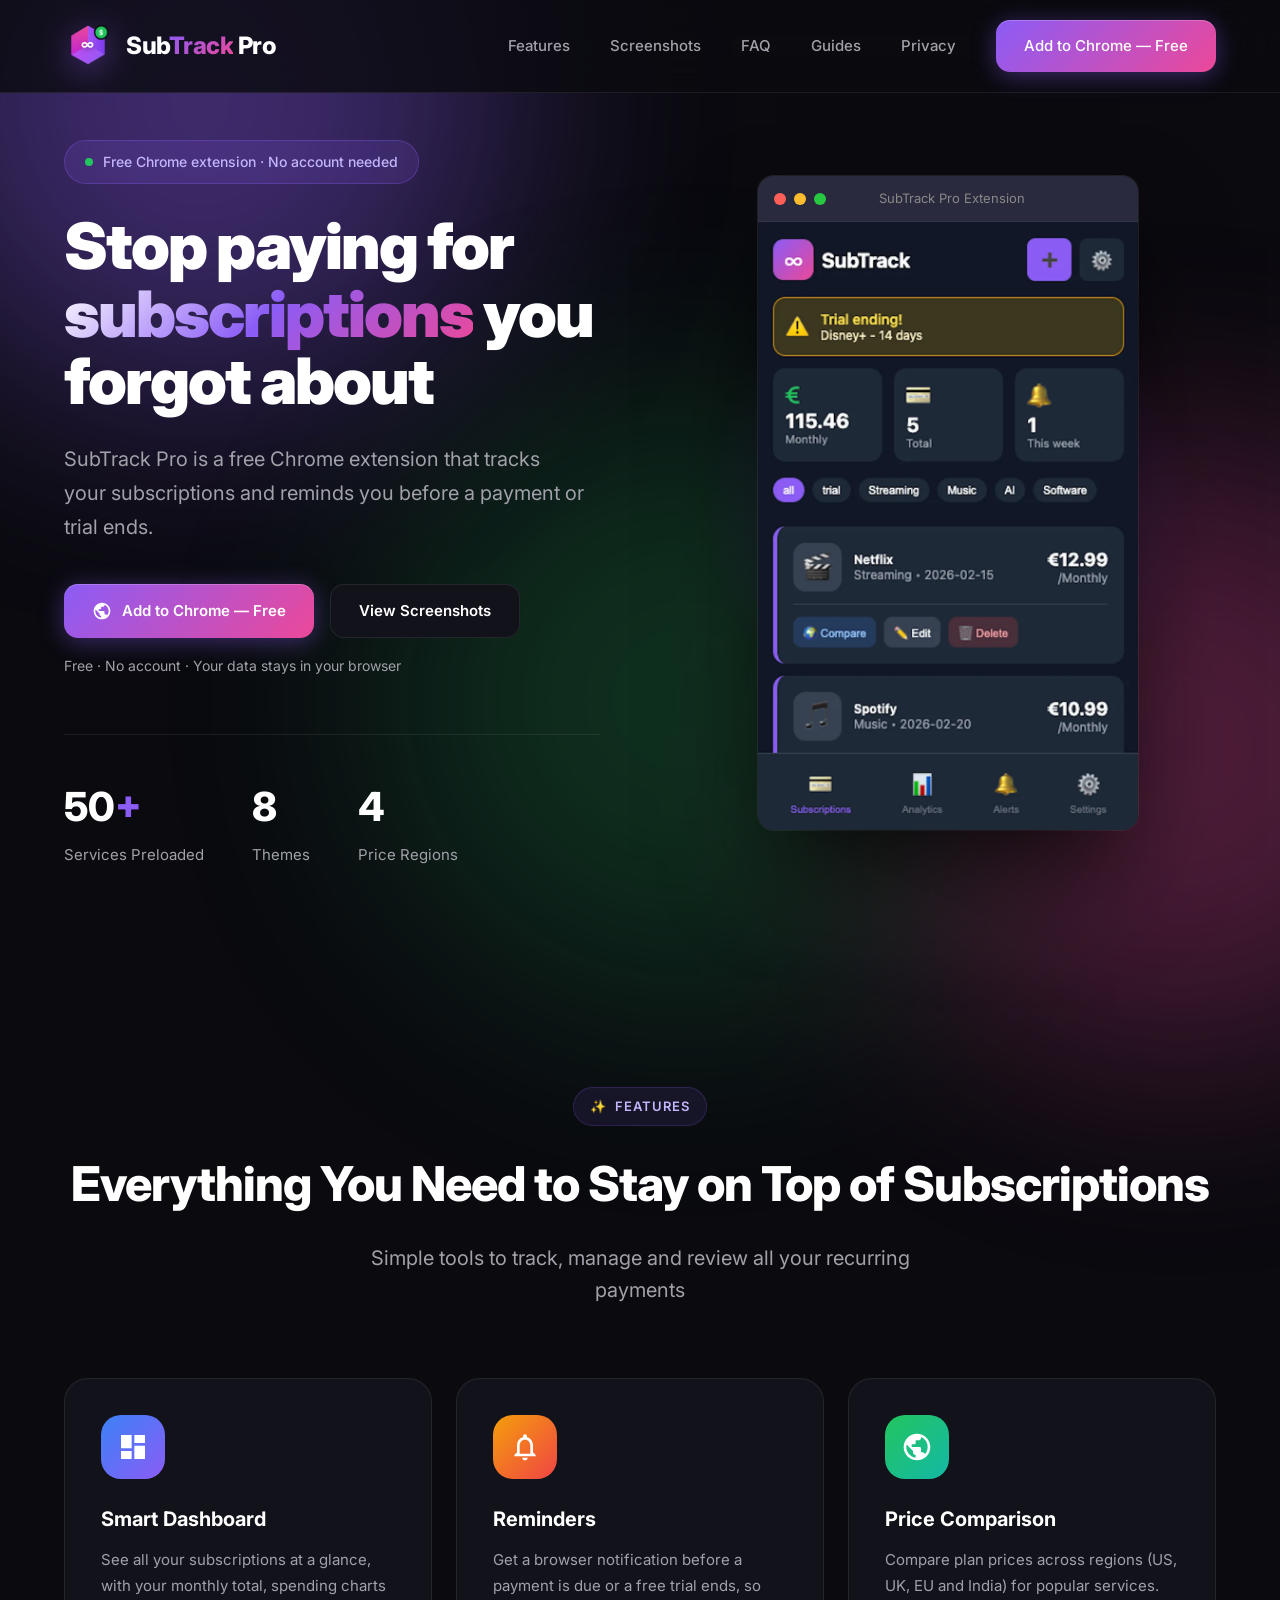
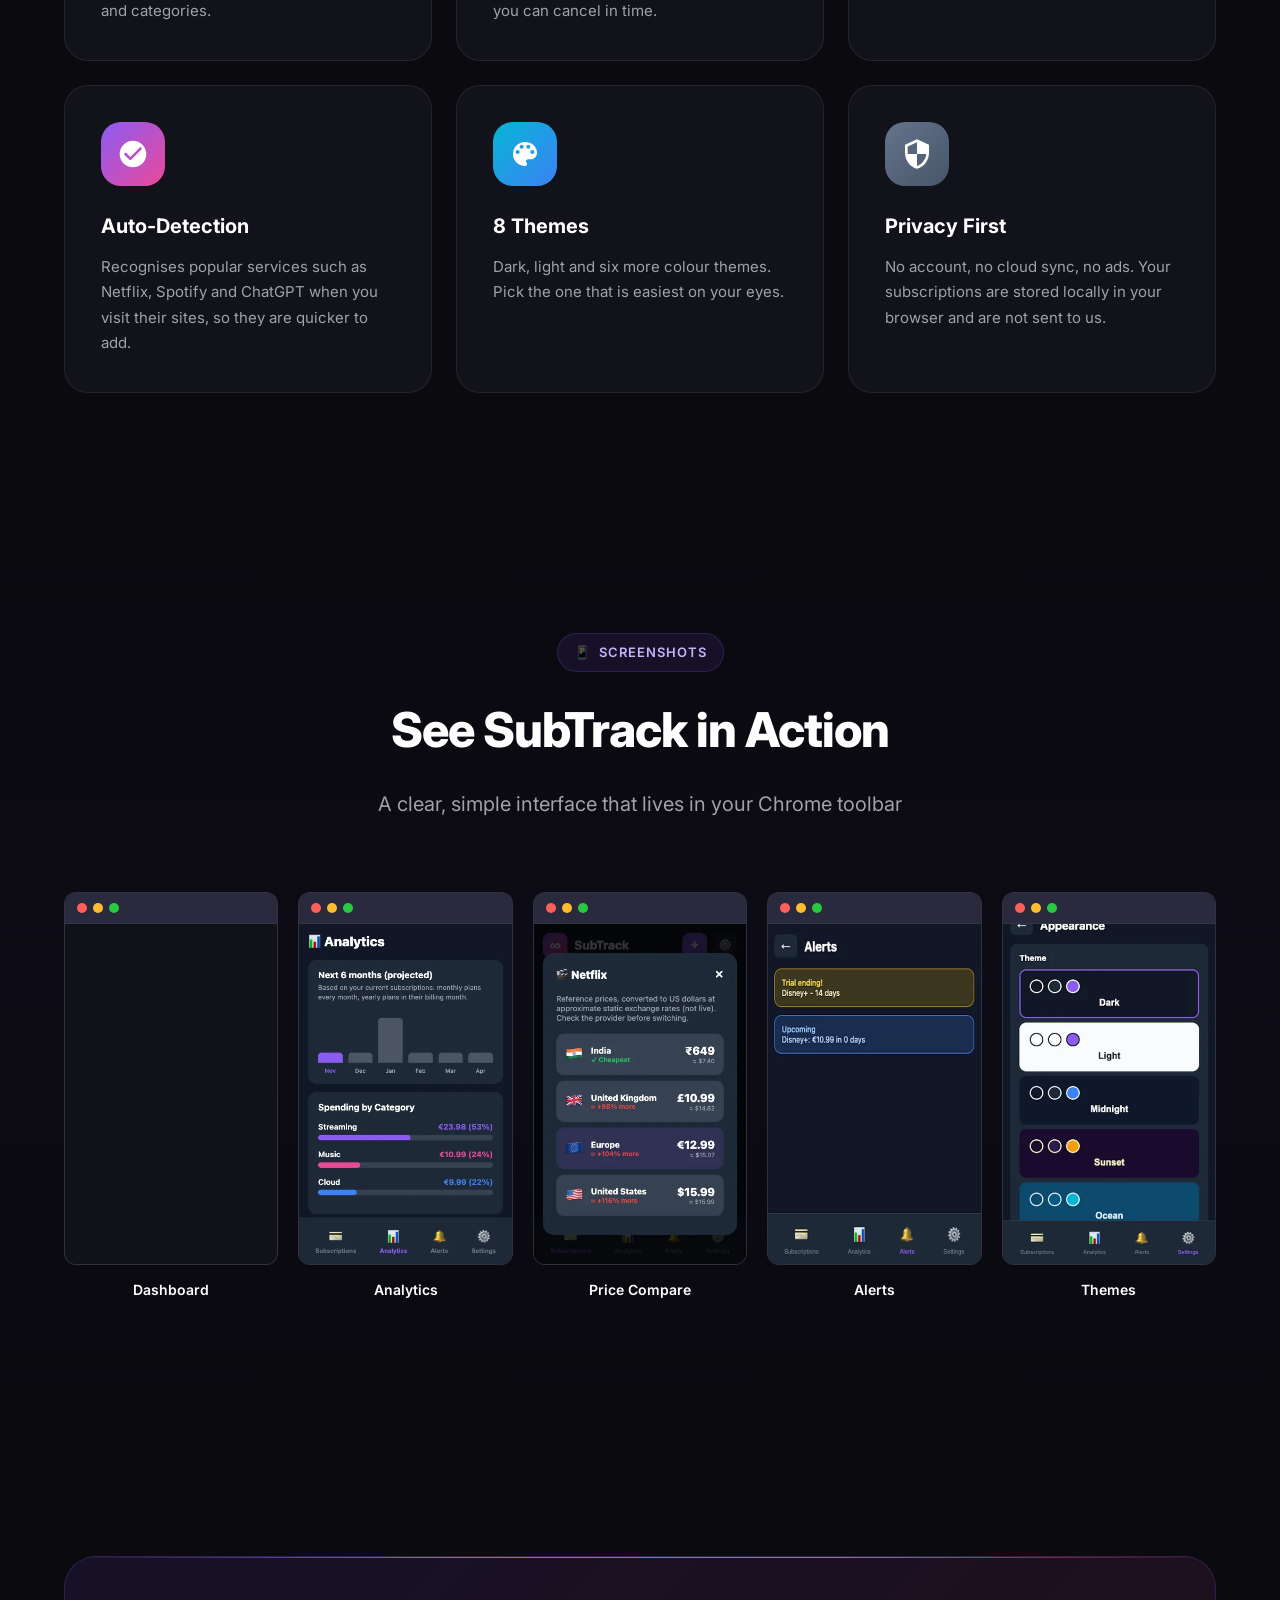
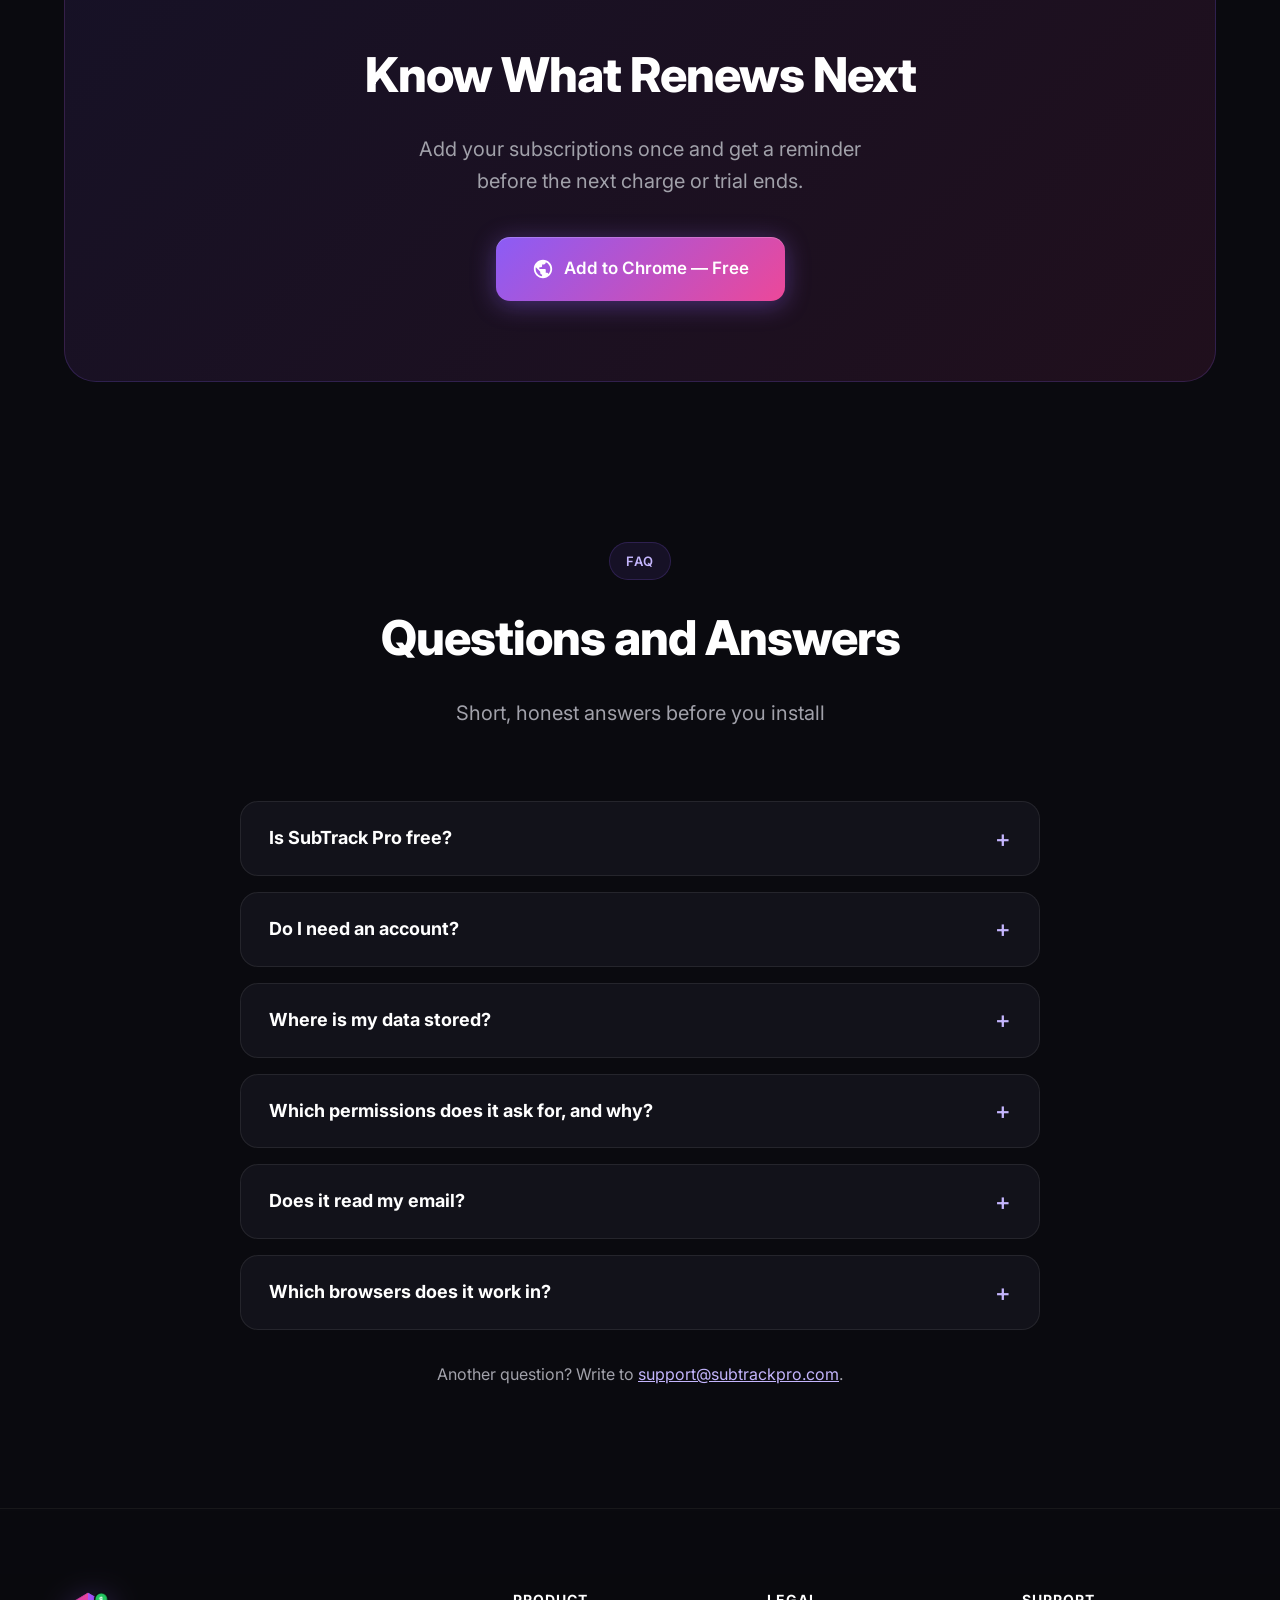
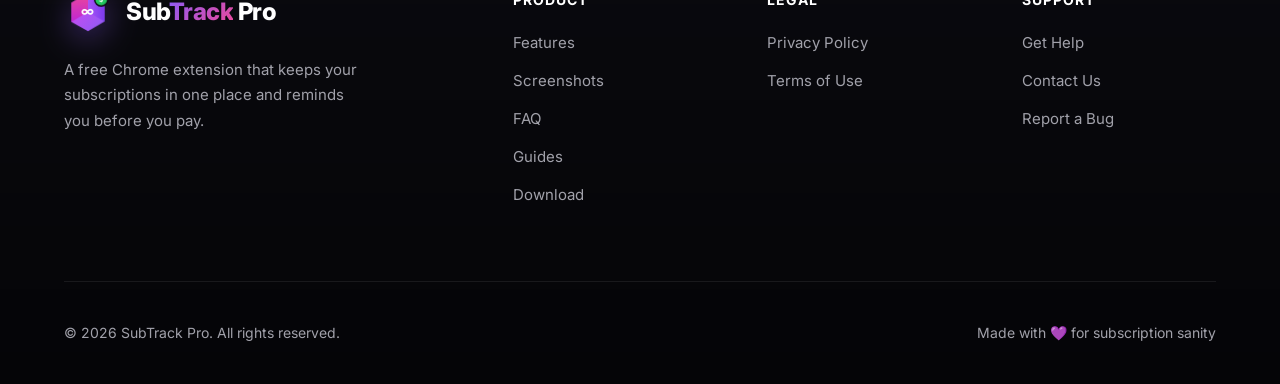
<file: index.html>
<!DOCTYPE html>
<html lang="en">
<head>
  <meta charset="UTF-8">
  <meta name="viewport" content="width=device-width, initial-scale=1.0">
  <meta name="google-site-verification" content="Rh8h8EgNwZNNd_-uBsoYrTWNV6dfCO6RVkNQHFZ4HrU" />
  <title>SubTrack Pro: Free Subscription Tracker Chrome Extension</title>
  <meta name="description" content="Free Chrome extension that tracks your subscriptions and reminds you before a payment or free trial ends. No account needed, data stays in your browser.">
  <link rel="canonical" href="https://subtrackpro.com/">
  <meta name="theme-color" content="#0a0a0f">

  <link rel="icon" href="/favicon.ico" sizes="any">
  <link rel="icon" type="image/png" sizes="32x32" href="/favicon-32.png">
  <link rel="apple-touch-icon" href="/apple-touch-icon.png">

  <meta property="og:type" content="website">
  <meta property="og:site_name" content="SubTrack Pro">
  <meta property="og:title" content="SubTrack Pro: Free Subscription Tracker for Chrome">
  <meta property="og:description" content="Stop paying for subscriptions you forgot about. A free Chrome extension that reminds you before a payment or trial ends.">
  <meta property="og:url" content="https://subtrackpro.com/">
  <meta property="og:image" content="https://subtrackpro.com/og-image.png">
  <meta property="og:image:width" content="1280">
  <meta property="og:image:height" content="800">
  <meta property="og:image:alt" content="SubTrack Pro dashboard listing subscriptions with a monthly total and a trial-ending alert">
  <meta property="og:locale" content="en_US">
  <meta name="twitter:card" content="summary_large_image">
  <meta name="twitter:title" content="SubTrack Pro: Free Subscription Tracker for Chrome">
  <meta name="twitter:description" content="Stop paying for subscriptions you forgot about. A free Chrome extension that reminds you before a payment or trial ends.">
  <meta name="twitter:image" content="https://subtrackpro.com/og-image.png">
  <meta name="twitter:image:alt" content="SubTrack Pro dashboard listing subscriptions with a monthly total and a trial-ending alert">

  <script type="application/ld+json">
  {
    "@context": "https://schema.org",
    "@type": "SoftwareApplication",
    "name": "SubTrack Pro",
    "alternateName": "SubTrack Pro - Subscription Manager",
    "description": "Free Chrome extension that tracks your subscriptions and reminds you before a payment or free trial ends.",
    "url": "https://subtrackpro.com/",
    "downloadUrl": "https://chromewebstore.google.com/detail/subtrack-pro-subscription/onihigoabcmgbbacpkfanigieakbacjb",
    "installUrl": "https://chromewebstore.google.com/detail/subtrack-pro-subscription/onihigoabcmgbbacpkfanigieakbacjb",
    "image": "https://subtrackpro.com/og-image.png",
    "screenshot": "https://subtrackpro.com/screenshots/dashboard.png",
    "operatingSystem": "Chrome",
    "applicationCategory": "BrowserApplication",
    "isAccessibleForFree": true,
    "offers": {
      "@type": "Offer",
      "price": "0",
      "priceCurrency": "USD"
    }
  }
  </script>

  <link rel="preconnect" href="https://fonts.googleapis.com">
  <link rel="preconnect" href="https://fonts.gstatic.com" crossorigin>
  <link href="https://fonts.googleapis.com/css2?family=Inter:wght@400;500;600;700;800;900&display=swap" rel="stylesheet">
  <style>
    * { margin: 0; padding: 0; box-sizing: border-box; }
    :root {
      --primary: #8b5cf6;
      --pink: #ec4899;
      --green: #22c55e;
      --bg: #0a0a0f;
      --bg-card: #12121a;
      --bg-card-hover: #1a1a25;
      --text: #ffffff;
      --text-muted: #a1a1aa;
      --border: rgba(255,255,255,0.08);
    }
    html { scroll-behavior: smooth; }
    body {
      font-family: 'Inter', -apple-system, sans-serif;
      background: var(--bg);
      color: var(--text);
      line-height: 1.6;
      overflow-x: hidden;
    }
    
    /* Background Effects */
    .bg-effects {
      position: fixed;
      top: 0; left: 0; right: 0; bottom: 0;
      pointer-events: none;
      z-index: -1;
    }
    .bg-glow {
      position: absolute;
      width: 600px; height: 600px;
      border-radius: 50%;
      filter: blur(120px);
      opacity: 0.4;
    }
    .bg-glow-1 { top: -200px; left: -100px; background: var(--primary); }
    .bg-glow-2 { top: 50%; right: -200px; background: var(--pink); opacity: 0.3; }
    .bg-glow-3 { bottom: -100px; left: 30%; background: var(--green); opacity: 0.2; }
    
    .container { max-width: 1200px; margin: 0 auto; padding: 0 24px; }
    
    /* Navigation */
    nav {
      position: fixed; top: 0; left: 0; right: 0;
      padding: 20px 0;
      background: rgba(10,10,15,0.8);
      backdrop-filter: blur(20px);
      z-index: 1000;
      border-bottom: 1px solid var(--border);
    }
    nav .container { display: flex; justify-content: space-between; align-items: center; }
    
    .logo { display: flex; align-items: center; gap: 14px; text-decoration: none; color: var(--text); }
    .logo-3d {
      width: 48px; height: 48px;
      position: relative;
      transform-style: preserve-3d;
      transform: rotateX(-5deg) rotateY(10deg);
    }
    .logo-3d svg { width: 100%; height: 100%; filter: drop-shadow(0 8px 16px rgba(139,92,246,0.4)); }
    .logo-text { font-size: 24px; font-weight: 800; letter-spacing: -0.5px; }
    .logo-text span { background: linear-gradient(135deg, var(--primary), var(--pink)); -webkit-background-clip: text; -webkit-text-fill-color: transparent; }
    
    .nav-links { display: flex; gap: 40px; align-items: center; }
    .nav-links a { color: var(--text-muted); text-decoration: none; font-size: 15px; font-weight: 500; transition: all 0.3s; }
    .nav-links a:hover { color: var(--text); }
    .nav-links a.btn-primary, .nav-links a.btn-primary:hover { color: #ffffff; }
    
    .btn {
      padding: 14px 28px; border-radius: 14px; font-weight: 600; font-size: 15px;
      text-decoration: none; display: inline-flex; align-items: center; gap: 10px;
      transition: all 0.3s; cursor: pointer; border: none;
    }
    .btn-primary {
      background: linear-gradient(135deg, var(--primary), var(--pink));
      color: white;
      box-shadow: 0 4px 24px rgba(139,92,246,0.4), inset 0 1px 0 rgba(255,255,255,0.2);
    }
    .btn-primary:hover { transform: translateY(-3px); box-shadow: 0 8px 32px rgba(139,92,246,0.5); }
    .btn-secondary {
      background: var(--bg-card);
      color: white;
      border: 1px solid var(--border);
    }
    .btn-secondary:hover { background: var(--bg-card-hover); border-color: var(--primary); }
    .btn-chrome { background: #1a1a25; }
    .btn-chrome svg { width: 20px; height: 20px; }
    
    /* Hero Section */
    .hero {
      min-height: 100vh;
      display: flex; align-items: center;
      padding: 140px 0 100px;
      position: relative;
    }
    .hero-content {
      display: grid;
      grid-template-columns: 1fr 1fr;
      gap: 80px;
      align-items: center;
    }
    .hero-badge {
      display: inline-flex; align-items: center; gap: 10px;
      padding: 10px 20px;
      background: rgba(139,92,246,0.15);
      border: 1px solid rgba(139,92,246,0.3);
      border-radius: 100px;
      font-size: 14px; font-weight: 500;
      color: #c4b5fd;
      margin-bottom: 28px;
    }
    .hero-badge-dot { width: 8px; height: 8px; background: var(--green); border-radius: 50%; animation: pulse-dot 2s infinite; }
    @keyframes pulse-dot { 0%,100%{opacity:1;transform:scale(1)} 50%{opacity:0.5;transform:scale(1.2)} }
    
    .hero h1 {
      font-size: 64px; font-weight: 900; line-height: 1.05; letter-spacing: -2px;
      margin-bottom: 28px;
    }
    .hero h1 .gradient {
      background: linear-gradient(135deg, #fff 0%, var(--primary) 50%, var(--pink) 100%);
      -webkit-background-clip: text; -webkit-text-fill-color: transparent;
    }
    .hero p { font-size: 20px; color: var(--text-muted); margin-bottom: 40px; max-width: 520px; line-height: 1.7; }
    .hero-buttons { display: flex; gap: 16px; flex-wrap: wrap; }
    
    .hero-stats {
      display: flex; gap: 48px; margin-top: 56px;
      padding-top: 40px; border-top: 1px solid var(--border);
    }
    .hero-stat {}
    .hero-stat-value { font-size: 40px; font-weight: 800; color: var(--text); }
    .hero-stat-value span { color: var(--primary); }
    .hero-stat-label { font-size: 15px; color: var(--text-muted); margin-top: 4px; }
    
    /* Browser Extension Mockup */
    .hero-visual { display: flex; justify-content: center; position: relative; }
    .browser-mockup {
      width: 380px;
      background: #1f1f2e;
      border-radius: 16px;
      box-shadow: 
        0 50px 100px -20px rgba(0,0,0,0.8),
        0 0 0 1px rgba(255,255,255,0.1);
      overflow: hidden;
      position: relative;
    }
    .browser-header {
      background: #2a2a3e;
      padding: 12px 16px;
      display: flex;
      align-items: center;
      gap: 8px;
      border-bottom: 1px solid rgba(255,255,255,0.05);
    }
    .browser-dot {
      width: 12px; height: 12px;
      border-radius: 50%;
    }
    .browser-dot.red { background: #ff5f57; }
    .browser-dot.yellow { background: #febc2e; }
    .browser-dot.green { background: #28c840; }
    .browser-title {
      flex: 1;
      text-align: center;
      font-size: 13px;
      color: #888;
      margin-left: -52px;
    }
    .browser-screen {
      background: #111118;
    }
    .browser-screen img { 
      width: 100%; 
      height: auto; 
      display: block; 
    }
    .browser-glow {
      position: absolute;
      width: 500px; height: 500px;
      background: radial-gradient(circle, rgba(139,92,246,0.3) 0%, transparent 70%);
      top: 50%; left: 50%; transform: translate(-50%, -50%);
      z-index: -1;
    }
    
    /* Features Section */
    .features { padding: 120px 0; position: relative; }
    .section-header { text-align: center; margin-bottom: 72px; }
    .section-label {
      display: inline-flex; align-items: center; gap: 8px;
      padding: 8px 16px;
      background: rgba(139,92,246,0.1);
      border: 1px solid rgba(139,92,246,0.2);
      border-radius: 100px;
      font-size: 13px; font-weight: 600; text-transform: uppercase; letter-spacing: 1px;
      color: #c4b5fd;
      margin-bottom: 20px;
    }
    .section-header h2 { font-size: 48px; font-weight: 800; letter-spacing: -1px; margin-bottom: 20px; }
    .section-header p { font-size: 20px; color: var(--text-muted); max-width: 600px; margin: 0 auto; }
    
    .features-grid {
      display: grid;
      grid-template-columns: repeat(3, 1fr);
      gap: 24px;
    }
    .feature-card {
      background: var(--bg-card);
      border: 1px solid var(--border);
      border-radius: 24px;
      padding: 36px;
      transition: all 0.4s cubic-bezier(0.4, 0, 0.2, 1);
      position: relative;
      overflow: hidden;
    }
    .feature-card::before {
      content: '';
      position: absolute;
      top: 0; left: 0; right: 0;
      height: 1px;
      background: linear-gradient(90deg, transparent, var(--primary), transparent);
      opacity: 0;
      transition: opacity 0.4s;
    }
    .feature-card:hover {
      transform: translateY(-8px);
      border-color: rgba(139,92,246,0.3);
      box-shadow: 0 24px 48px -12px rgba(0,0,0,0.5);
    }
    .feature-card:hover::before { opacity: 1; }
    
    .feature-icon {
      width: 64px; height: 64px;
      border-radius: 20px;
      display: flex; align-items: center; justify-content: center;
      margin-bottom: 24px;
      position: relative;
    }
    .feature-icon svg { width: 32px; height: 32px; }
    .feature-icon-dashboard { background: linear-gradient(135deg, #3b82f6, #8b5cf6); }
    .feature-icon-reminders { background: linear-gradient(135deg, #f59e0b, #ef4444); }
    .feature-icon-compare { background: linear-gradient(135deg, #22c55e, #14b8a6); }
    .feature-icon-detect { background: linear-gradient(135deg, #8b5cf6, #ec4899); }
    .feature-icon-sync { background: linear-gradient(135deg, #06b6d4, #3b82f6); }
    .feature-icon-privacy { background: linear-gradient(135deg, #64748b, #475569); }
    
    .feature-card h3 { font-size: 20px; font-weight: 700; margin-bottom: 12px; }
    .feature-card p { color: var(--text-muted); font-size: 15px; line-height: 1.7; }
    
    /* Screenshots Section */
    .screenshots { padding: 120px 0; background: linear-gradient(180deg, transparent, rgba(139,92,246,0.03), transparent); }
    .screenshots-grid {
      display: grid;
      grid-template-columns: repeat(5, 1fr);
      gap: 20px;
    }
    .screenshot-card {
      transition: all 0.4s;
    }
    .screenshot-card:hover {
      transform: translateY(-8px);
    }
    .screenshot-card:hover .screenshot-window {
      box-shadow: 0 24px 48px -12px rgba(139,92,246,0.4);
      border-color: var(--primary);
    }
    .screenshot-window {
      background: #1f1f2e;
      border: 1px solid var(--border);
      border-radius: 12px;
      overflow: hidden;
      transition: all 0.4s;
    }
    .screenshot-window-header {
      background: #2a2a3e;
      padding: 10px 12px;
      display: flex;
      align-items: center;
      gap: 6px;
      border-bottom: 1px solid rgba(255,255,255,0.05);
    }
    .screenshot-window-dot {
      width: 10px; height: 10px;
      border-radius: 50%;
    }
    .screenshot-window-dot.red { background: #ff5f57; }
    .screenshot-window-dot.yellow { background: #febc2e; }
    .screenshot-window-dot.green { background: #28c840; }
    .screenshot-window-body {
      background: #111118;
    }
    .screenshot-img {
      width: 100%;
      height: auto;
      display: block;
    }
    .screenshot-placeholder {
      width: 100%; 
      aspect-ratio: 9/16;
      background: linear-gradient(180deg, #1a1a25 0%, #0f0f18 100%);
      display: flex; flex-direction: column;
      align-items: center; justify-content: center; gap: 12px;
    }
    .screenshot-placeholder-icon { font-size: 40px; }
    .screenshot-placeholder-text { font-size: 12px; color: var(--text-muted); font-weight: 500; }
    .screenshot-label {
      padding: 14px;
      text-align: center;
      font-size: 14px;
      font-weight: 600;
      color: var(--text);
    }
    
    /* CTA Section */
    .cta { padding: 120px 0; }
    .cta-box {
      background: linear-gradient(135deg, rgba(139,92,246,0.1), rgba(236,72,153,0.1));
      border: 1px solid rgba(139,92,246,0.2);
      border-radius: 32px;
      padding: 80px 60px;
      text-align: center;
      position: relative;
      overflow: hidden;
    }
    .cta-box::before {
      content: '';
      position: absolute;
      top: 0; left: 0; right: 0;
      height: 1px;
      background: linear-gradient(90deg, transparent, var(--primary), var(--pink), transparent);
    }
    .cta h2 { font-size: 48px; font-weight: 800; margin-bottom: 20px; letter-spacing: -1px; }
    .cta p { font-size: 20px; color: var(--text-muted); margin-bottom: 40px; max-width: 500px; margin-left: auto; margin-right: auto; }
    
    /* Footer */
    footer {
      padding: 80px 0 40px;
      border-top: 1px solid var(--border);
      background: linear-gradient(180deg, transparent, rgba(0,0,0,0.5));
    }
    .footer-grid {
      display: grid;
      grid-template-columns: 2fr 1fr 1fr 1fr;
      gap: 60px;
      margin-bottom: 60px;
    }
    .footer-brand {}
    .footer-brand .logo { margin-bottom: 20px; }
    .footer-brand p { color: var(--text-muted); font-size: 15px; line-height: 1.7; max-width: 300px; }
    
    .footer-links .footer-heading { font-size: 14px; font-weight: 700; text-transform: uppercase; letter-spacing: 1px; margin-bottom: 20px; color: var(--text); }
    .footer-links a { display: block; color: var(--text-muted); text-decoration: none; font-size: 15px; margin-bottom: 14px; transition: all 0.3s; }
    .footer-links a:hover { color: #c4b5fd; transform: translateX(4px); }
    
    .footer-bottom {
      display: flex; justify-content: space-between; align-items: center;
      padding-top: 40px; border-top: 1px solid var(--border);
      font-size: 14px; color: var(--text-muted);
    }
    
    /* Accessibility */
    .skip-link {
      position: absolute; left: 16px; top: -100px; z-index: 2000;
      background: #ffffff; color: #0a0a0f; padding: 12px 20px; border-radius: 10px;
      font-weight: 600; text-decoration: none;
    }
    .skip-link:focus { top: 16px; }
    a:focus-visible, summary:focus-visible, button:focus-visible {
      outline: 3px solid #c4b5fd;
      outline-offset: 3px;
      border-radius: 6px;
    }
    .btn:focus-visible { border-radius: 14px; }
    @media (prefers-reduced-motion: reduce) {
      html { scroll-behavior: auto; }
      *, *::before, *::after { animation: none !important; transition: none !important; }
    }

    /* Hero reassurance + mobile notice */
    .hero .hero-note { font-size: 14px; color: var(--text-muted); margin: 16px 0 0; }
    .hero .mobile-notice {
      display: none;
      font-size: 15px; line-height: 1.5; color: #fde68a;
      background: rgba(234,179,8,0.12);
      border: 1px solid rgba(234,179,8,0.4);
      border-radius: 14px;
      padding: 12px 16px;
      margin: 0 auto 24px;
      max-width: 520px;
    }
    @media (max-width: 768px), (hover: none) and (pointer: coarse) {
      .hero .mobile-notice { display: block; }
    }

    /* FAQ */
    .faq { padding: 40px 0 120px; }
    .faq-list { max-width: 800px; margin: 0 auto; display: grid; gap: 16px; }
    .faq-item {
      background: var(--bg-card);
      border: 1px solid var(--border);
      border-radius: 18px;
      padding: 0 28px;
    }
    .faq-item[open] { border-color: rgba(139,92,246,0.3); }
    .faq-item summary {
      cursor: pointer; list-style: none;
      font-size: 18px; font-weight: 700;
      padding: 22px 32px 22px 0; position: relative;
    }
    .faq-item summary::-webkit-details-marker { display: none; }
    .faq-item summary::after {
      content: '+'; position: absolute; right: 0; top: 50%; transform: translateY(-50%);
      font-size: 24px; font-weight: 500; color: #c4b5fd;
    }
    .faq-item[open] summary::after { content: '\2212'; }
    .faq-item p, .faq-item li { color: var(--text-muted); font-size: 16px; line-height: 1.7; }
    .faq-item p { padding-bottom: 22px; }
    .faq-item ul { padding: 0 0 22px 20px; display: grid; gap: 8px; }
    .faq-item strong { color: var(--text); }
    .faq-item code { font-size: 14px; background: rgba(255,255,255,0.06); padding: 2px 6px; border-radius: 6px; }
    .faq-more { text-align: center; margin-top: 32px; color: var(--text-muted); }
    .faq-more a, .faq-item a { color: #c4b5fd; }

    /* Responsive */
    @media (max-width: 1024px) {
      .hero-content { grid-template-columns: 1fr; text-align: center; gap: 60px; }
      .hero h1 { font-size: 48px; }
      .hero p { margin: 0 auto 40px; }
      .hero-buttons { justify-content: center; }
      .hero-stats { justify-content: center; }
      .features-grid { grid-template-columns: repeat(2, 1fr); }
      .screenshots-grid { grid-template-columns: repeat(3, 1fr); }
      .footer-grid { grid-template-columns: 1fr 1fr; }
      .nav-links { gap: 24px; }
    }
    @media (max-width: 768px) {
      .nav-links { display: none; }
      .hero h1 { font-size: 36px; }
      .hero p { font-size: 17px; }
      .hero-stats { flex-wrap: wrap; gap: 32px; }
      .browser-mockup { width: 100%; max-width: 340px; }
      .section-header h2 { font-size: 32px; }
      .features-grid { grid-template-columns: 1fr; }
      .screenshots-grid { grid-template-columns: repeat(2, 1fr); }
      .cta-box { padding: 60px 30px; }
      .cta h2 { font-size: 32px; }
      .footer-grid { grid-template-columns: 1fr; gap: 40px; }
      .footer-bottom { flex-direction: column; gap: 16px; text-align: center; }
    }
  </style>
<script data-goatcounter="https://eugent.goatcounter.com/count" async src="https://gc.zgo.at/count.js"></script>
<link rel="alternate" type="application/rss+xml" title="SubTrack Pro Guides" href="https://subtrackpro.com/guides/feed.xml">
</head>
<body>
  <a class="skip-link" href="#main">Skip to content</a>

  <!-- Background Effects -->
  <div class="bg-effects" aria-hidden="true">
    <div class="bg-glow bg-glow-1"></div>
    <div class="bg-glow bg-glow-2"></div>
    <div class="bg-glow bg-glow-3"></div>
  </div>

  <!-- Navigation -->
  <nav aria-label="Main">
    <div class="container">
      <a href="/" class="logo">
        <div class="logo-3d">
          <svg viewBox="0 0 100 100" aria-hidden="true" focusable="false">
            <defs>
              <linearGradient id="face1" x1="0%" y1="0%" x2="100%" y2="100%">
                <stop offset="0%" style="stop-color:#d946ef"/>
                <stop offset="100%" style="stop-color:#8b5cf6"/>
              </linearGradient>
              <linearGradient id="face2" x1="0%" y1="0%" x2="100%" y2="0%">
                <stop offset="0%" style="stop-color:#a855f7"/>
                <stop offset="100%" style="stop-color:#7c3aed"/>
              </linearGradient>
              <linearGradient id="face3" x1="0%" y1="100%" x2="0%" y2="0%">
                <stop offset="0%" style="stop-color:#c026d3"/>
                <stop offset="100%" style="stop-color:#ec4899"/>
              </linearGradient>
            </defs>
            <!-- 3D Hexagon faces -->
            <polygon points="50,8 85,28 85,68 50,88 15,68 15,28" fill="url(#face1)"/>
            <polygon points="15,28 50,8 50,48 15,68" fill="url(#face3)"/>
            <polygon points="85,28 50,8 50,48 85,68" fill="url(#face2)"/>
            <!-- Infinity symbol -->
            <text x="50" y="56" text-anchor="middle" fill="white" font-size="28" font-weight="bold" style="text-shadow: 0 2px 4px rgba(0,0,0,0.3)">∞</text>
            <!-- Dollar badge -->
            <circle cx="78" cy="22" r="14" fill="#22c55e" stroke="#0a0a0f" stroke-width="3"/>
            <text x="78" y="27" text-anchor="middle" fill="white" font-size="14" font-weight="bold">$</text>
          </svg>
        </div>
        <span class="logo-text">Sub<span>Track</span> Pro</span>
      </a>
      <div class="nav-links">
        <a href="#features">Features</a>
        <a href="#screenshots">Screenshots</a>
        <a href="#faq">FAQ</a>
        <a href="/guides/">Guides</a>
        <a href="/privacy.html">Privacy</a>
        <a href="https://chromewebstore.google.com/detail/subtrack-pro-subscription/onihigoabcmgbbacpkfanigieakbacjb?utm_source=landing&amp;utm_medium=cta&amp;utm_content=nav" data-goatcounter-click="add-to-chrome-nav" data-goatcounter-title="Add to Chrome (nav)" target="_blank" rel="noopener" class="btn btn-primary">Add to Chrome — Free</a>
      </div>
    </div>
  </nav>

  <!-- Main Content -->
  <main class="main-content" id="main">
    <!-- Hero Section -->
    <section class="hero">
      <div class="container">
        <div class="hero-content">
          <div class="hero-text">
            <p class="mobile-notice" role="note">SubTrack is a desktop Chrome extension — open this page on your computer to install.</p>
            <div class="hero-badge">
              <div class="hero-badge-dot" aria-hidden="true"></div>
              <span>Free Chrome extension · No account needed</span>
            </div>
            <h1>Stop paying for <span class="gradient">subscriptions</span> you forgot about</h1>
            <p>SubTrack Pro is a free Chrome extension that tracks your subscriptions and reminds you before a payment or trial ends.</p>
            <div class="hero-buttons">
              <a href="https://chromewebstore.google.com/detail/subtrack-pro-subscription/onihigoabcmgbbacpkfanigieakbacjb?utm_source=landing&amp;utm_medium=cta&amp;utm_content=hero" data-goatcounter-click="add-to-chrome-hero" data-goatcounter-title="Add to Chrome (hero)" target="_blank" rel="noopener" class="btn btn-primary">
                <svg viewBox="0 0 24 24" fill="currentColor" width="20" height="20" aria-hidden="true" focusable="false"><path d="M12 2C6.48 2 2 6.48 2 12s4.48 10 10 10 10-4.48 10-10S17.52 2 12 2zm-1 17.93c-3.95-.49-7-3.85-7-7.93 0-.62.08-1.21.21-1.79L9 15v1c0 1.1.9 2 2 2v1.93zm6.9-2.54c-.26-.81-1-1.39-1.9-1.39h-1v-3c0-.55-.45-1-1-1H8v-2h2c.55 0 1-.45 1-1V7h2c1.1 0 2-.9 2-2v-.41c2.93 1.19 5 4.06 5 7.41 0 2.08-.8 3.97-2.1 5.39z"/></svg>
                Add to Chrome — Free
              </a>
              <a href="#screenshots" class="btn btn-secondary">View Screenshots</a>
            </div>
            <p class="hero-note">Free · No account · Your data stays in your browser</p>
            <div class="hero-stats">
              <div class="hero-stat">
                <div class="hero-stat-value">50<span>+</span></div>
                <div class="hero-stat-label">Services Preloaded</div>
              </div>
              <div class="hero-stat">
                <div class="hero-stat-value">8</div>
                <div class="hero-stat-label">Themes</div>
              </div>
              <div class="hero-stat">
                <div class="hero-stat-value">4</div>
                <div class="hero-stat-label">Price Regions</div>
              </div>
            </div>
          </div>
          <div class="hero-visual">
            <div class="browser-glow" aria-hidden="true"></div>
            <div class="browser-mockup">
              <div class="browser-header" aria-hidden="true">
                <div class="browser-dot red"></div>
                <div class="browser-dot yellow"></div>
                <div class="browser-dot green"></div>
                <div class="browser-title">SubTrack Pro Extension</div>
              </div>
              <div class="browser-screen">
                <picture>
                  <source type="image/webp" srcset="screenshots/dashboard.webp">
                  <img src="screenshots/dashboard.png" width="800" height="1280" fetchpriority="high" decoding="async" alt="SubTrack Pro dashboard listing subscriptions with a monthly total and a trial-ending alert">
                </picture>
              </div>
            </div>
          </div>
        </div>
      </div>
    </section>

    <!-- Features Section -->
    <section class="features" id="features">
      <div class="container">
        <div class="section-header">
          <div class="section-label"><span aria-hidden="true">✨</span> Features</div>
          <h2>Everything You Need to Stay on Top of Subscriptions</h2>
          <p>Simple tools to track, manage and review all your recurring payments</p>
        </div>
        <div class="features-grid">
          <div class="feature-card">
            <div class="feature-icon feature-icon-dashboard" aria-hidden="true">
              <svg viewBox="0 0 24 24" fill="white" focusable="false"><path d="M3 13h8V3H3v10zm0 8h8v-6H3v6zm10 0h8V11h-8v10zm0-18v6h8V3h-8z"/></svg>
            </div>
            <h3>Smart Dashboard</h3>
            <p>See all your subscriptions at a glance, with your monthly total, spending charts and categories.</p>
          </div>
          <div class="feature-card">
            <div class="feature-icon feature-icon-reminders" aria-hidden="true">
              <svg viewBox="0 0 24 24" fill="white" focusable="false"><path d="M12 22c1.1 0 2-.9 2-2h-4c0 1.1.9 2 2 2zm6-6v-5c0-3.07-1.63-5.64-4.5-6.32V4c0-.83-.67-1.5-1.5-1.5s-1.5.67-1.5 1.5v.68C7.64 5.36 6 7.92 6 11v5l-2 2v1h16v-1l-2-2zm-2 1H8v-6c0-2.48 1.51-4.5 4-4.5s4 2.02 4 4.5v6z"/></svg>
            </div>
            <h3>Reminders</h3>
            <p>Get a browser notification before a payment is due or a free trial ends, so you can cancel in time.</p>
          </div>
          <div class="feature-card">
            <div class="feature-icon feature-icon-compare" aria-hidden="true">
              <svg viewBox="0 0 24 24" fill="white" focusable="false"><path d="M12 2C6.48 2 2 6.48 2 12s4.48 10 10 10 10-4.48 10-10S17.52 2 12 2zm-1 17.93c-3.95-.49-7-3.85-7-7.93 0-.62.08-1.21.21-1.79L9 15v1c0 1.1.9 2 2 2v1.93zm6.9-2.54c-.26-.81-1-1.39-1.9-1.39h-1v-3c0-.55-.45-1-1-1H8v-2h2c.55 0 1-.45 1-1V7h2c1.1 0 2-.9 2-2v-.41c2.93 1.19 5 4.06 5 7.41 0 2.08-.8 3.97-2.1 5.39z"/></svg>
            </div>
            <h3>Price Comparison</h3>
            <p>Compare plan prices across regions (US, UK, EU and India) for popular services.</p>
          </div>
          <div class="feature-card">
            <div class="feature-icon feature-icon-detect" aria-hidden="true">
              <svg viewBox="0 0 24 24" fill="white" focusable="false"><path d="M12 2C6.48 2 2 6.48 2 12s4.48 10 10 10 10-4.48 10-10S17.52 2 12 2zM9.29 16.29L5.7 12.7c-.39-.39-.39-1.02 0-1.41.39-.39 1.02-.39 1.41 0L10 14.17l6.88-6.88c.39-.39 1.02-.39 1.41 0 .39.39.39 1.02 0 1.41l-7.59 7.59c-.38.39-1.02.39-1.41 0z"/></svg>
            </div>
            <h3>Auto-Detection</h3>
            <p>Recognises popular services such as Netflix, Spotify and ChatGPT when you visit their sites, so they are quicker to add.</p>
          </div>
          <div class="feature-card">
            <div class="feature-icon feature-icon-sync" aria-hidden="true">
              <svg viewBox="0 0 24 24" fill="white" focusable="false"><path d="M12 3c-4.97 0-9 4.03-9 9s4.03 9 9 9c.83 0 1.5-.67 1.5-1.5 0-.39-.15-.74-.39-1.01-.23-.26-.38-.61-.38-.99 0-.83.67-1.5 1.5-1.5H16c2.76 0 5-2.24 5-5 0-4.42-4.03-8-9-8zm-5.5 9c-.83 0-1.5-.67-1.5-1.5S5.67 9 6.5 9 8 9.67 8 10.5 7.33 12 6.5 12zm3-4C8.67 8 8 7.33 8 6.5S8.67 5 9.5 5s1.5.67 1.5 1.5S10.33 8 9.5 8zm5 0c-.83 0-1.5-.67-1.5-1.5S13.67 5 14.5 5s1.5.67 1.5 1.5S15.33 8 14.5 8zm3 4c-.83 0-1.5-.67-1.5-1.5S16.67 9 17.5 9s1.5.67 1.5 1.5-.67 1.5-1.5 1.5z"/></svg>
            </div>
            <h3>8 Themes</h3>
            <p>Dark, light and six more colour themes. Pick the one that is easiest on your eyes.</p>
          </div>
          <div class="feature-card">
            <div class="feature-icon feature-icon-privacy" aria-hidden="true">
              <svg viewBox="0 0 24 24" fill="white" focusable="false"><path d="M12 1L3 5v6c0 5.55 3.84 10.74 9 12 5.16-1.26 9-6.45 9-12V5l-9-4zm0 10.99h7c-.53 4.12-3.28 7.79-7 8.94V12H5V6.3l7-3.11v8.8z"/></svg>
            </div>
            <h3>Privacy First</h3>
            <p>No account, no cloud sync, no ads. Your subscriptions are stored locally in your browser and are not sent to us.</p>
          </div>
        </div>
      </div>
    </section>

    <!-- Screenshots Section -->
    <section class="screenshots" id="screenshots">
      <div class="container">
        <div class="section-header">
          <div class="section-label"><span aria-hidden="true">📱</span> Screenshots</div>
          <h2>See SubTrack in Action</h2>
          <p>A clear, simple interface that lives in your Chrome toolbar</p>
        </div>
        <div class="screenshots-grid">
          <div class="screenshot-card">
            <div class="screenshot-window">
              <div class="screenshot-window-header" aria-hidden="true">
                <div class="screenshot-window-dot red"></div>
                <div class="screenshot-window-dot yellow"></div>
                <div class="screenshot-window-dot green"></div>
              </div>
              <div class="screenshot-window-body">
                <picture>
                  <source type="image/webp" srcset="screenshots/dashboard-400.webp 400w, screenshots/dashboard.webp 800w" sizes="(max-width: 768px) 45vw, (max-width: 1024px) 30vw, 220px">
                  <img src="screenshots/dashboard.png" width="800" height="1280" loading="lazy" decoding="async" alt="Dashboard with the monthly total, number of subscriptions and a list of services such as Netflix and Spotify" class="screenshot-img">
                </picture>
              </div>
            </div>
            <div class="screenshot-label">Dashboard</div>
          </div>
          <div class="screenshot-card">
            <div class="screenshot-window">
              <div class="screenshot-window-header" aria-hidden="true">
                <div class="screenshot-window-dot red"></div>
                <div class="screenshot-window-dot yellow"></div>
                <div class="screenshot-window-dot green"></div>
              </div>
              <div class="screenshot-window-body">
                <picture>
                  <source type="image/webp" srcset="screenshots/analytics-400.webp 400w, screenshots/analytics.webp 800w" sizes="(max-width: 768px) 45vw, (max-width: 1024px) 30vw, 220px">
                  <img src="screenshots/analytics.png" width="800" height="1280" loading="lazy" decoding="async" alt="Analytics view with a projected spending chart for the next six months and spending by category" class="screenshot-img">
                </picture>
              </div>
            </div>
            <div class="screenshot-label">Analytics</div>
          </div>
          <div class="screenshot-card">
            <div class="screenshot-window">
              <div class="screenshot-window-header" aria-hidden="true">
                <div class="screenshot-window-dot red"></div>
                <div class="screenshot-window-dot yellow"></div>
                <div class="screenshot-window-dot green"></div>
              </div>
              <div class="screenshot-window-body">
                <picture>
                  <source type="image/webp" srcset="screenshots/compare-400.webp 400w, screenshots/compare.webp 800w" sizes="(max-width: 768px) 45vw, (max-width: 1024px) 30vw, 220px">
                  <img src="screenshots/compare.png" width="800" height="1280" loading="lazy" decoding="async" alt="Price comparison for Netflix across India, the UK, Europe and the US, converted to approximate US dollars" class="screenshot-img">
                </picture>
              </div>
            </div>
            <div class="screenshot-label">Price Compare</div>
          </div>
          <div class="screenshot-card">
            <div class="screenshot-window">
              <div class="screenshot-window-header" aria-hidden="true">
                <div class="screenshot-window-dot red"></div>
                <div class="screenshot-window-dot yellow"></div>
                <div class="screenshot-window-dot green"></div>
              </div>
              <div class="screenshot-window-body">
                <picture>
                  <source type="image/webp" srcset="screenshots/alerts-400.webp 400w, screenshots/alerts.webp 800w" sizes="(max-width: 768px) 45vw, (max-width: 1024px) 30vw, 220px">
                  <img src="screenshots/alerts.png" width="800" height="1280" loading="lazy" decoding="async" alt="Alerts view with a trial-ending warning and an upcoming payment" class="screenshot-img">
                </picture>
              </div>
            </div>
            <div class="screenshot-label">Alerts</div>
          </div>
          <div class="screenshot-card">
            <div class="screenshot-window">
              <div class="screenshot-window-header" aria-hidden="true">
                <div class="screenshot-window-dot red"></div>
                <div class="screenshot-window-dot yellow"></div>
                <div class="screenshot-window-dot green"></div>
              </div>
              <div class="screenshot-window-body">
                <picture>
                  <source type="image/webp" srcset="screenshots/themes-400.webp 400w, screenshots/themes.webp 800w" sizes="(max-width: 768px) 45vw, (max-width: 1024px) 30vw, 220px">
                  <img src="screenshots/themes.png" width="800" height="1280" loading="lazy" decoding="async" alt="Appearance settings with theme choices such as Dark, Light, Midnight, Sunset and Ocean" class="screenshot-img">
                </picture>
              </div>
            </div>
            <div class="screenshot-label">Themes</div>
          </div>
        </div>
      </div>
    </section>

    <!-- CTA Section -->
    <section class="cta">
      <div class="container">
        <div class="cta-box">
          <h2>Know What Renews Next</h2>
          <p>Add your subscriptions once and get a reminder before the next charge or trial ends.</p>
          <a href="https://chromewebstore.google.com/detail/subtrack-pro-subscription/onihigoabcmgbbacpkfanigieakbacjb?utm_source=landing&amp;utm_medium=cta&amp;utm_content=mid" data-goatcounter-click="add-to-chrome-mid" data-goatcounter-title="Add to Chrome (mid)" target="_blank" rel="noopener" class="btn btn-primary" style="font-size:17px;padding:18px 36px;">
            <svg viewBox="0 0 24 24" fill="currentColor" width="22" height="22" aria-hidden="true" focusable="false"><path d="M12 2C6.48 2 2 6.48 2 12s4.48 10 10 10 10-4.48 10-10S17.52 2 12 2zm-1 17.93c-3.95-.49-7-3.85-7-7.93 0-.62.08-1.21.21-1.79L9 15v1c0 1.1.9 2 2 2v1.93zm6.9-2.54c-.26-.81-1-1.39-1.9-1.39h-1v-3c0-.55-.45-1-1-1H8v-2h2c.55 0 1-.45 1-1V7h2c1.1 0 2-.9 2-2v-.41c2.93 1.19 5 4.06 5 7.41 0 2.08-.8 3.97-2.1 5.39z"/></svg>
            Add to Chrome — Free
          </a>
        </div>
      </div>
    </section>

    <!-- FAQ Section -->
    <section class="faq" id="faq">
      <div class="container">
        <div class="section-header">
          <div class="section-label">FAQ</div>
          <h2>Questions and Answers</h2>
          <p>Short, honest answers before you install</p>
        </div>
        <div class="faq-list">
          <details class="faq-item">
            <summary>Is SubTrack Pro free?</summary>
            <p>Yes. SubTrack Pro is free to install and use. There are no paid tiers and no ads.</p>
          </details>
          <details class="faq-item">
            <summary>Do I need an account?</summary>
            <p>No. There is no sign-up, no login and no cloud sync. You install the extension and start adding subscriptions.</p>
          </details>
          <details class="faq-item">
            <summary>Where is my data stored?</summary>
            <p>Locally in your browser, using Chrome's extension storage (<code>chrome.storage</code>). Your subscription list is not sent to us or to any server. If you uninstall the extension, Chrome deletes this data, so export a CSV first if you want a copy.</p>
          </details>
          <details class="faq-item">
            <summary>Which permissions does it ask for, and why?</summary>
            <ul>
              <li><strong>Storage:</strong> saves your subscriptions and settings in your browser.</li>
              <li><strong>Alarms and notifications:</strong> show reminders before a payment or trial ends.</li>
              <li><strong>Access to supported subscription sites</strong> (for example Netflix or Spotify): recognises the service when you visit it. The extension does not run on other websites.</li>
              <li><strong>Email sites</strong> (Gmail, Outlook, Yahoo Mail): requested only if you turn on inbox scanning.</li>
            </ul>
          </details>
          <details class="faq-item">
            <summary>Does it read my email?</summary>
            <p>Only if you turn it on. Inbox scanning is off by default. If you switch it on in the settings, Chrome asks you to allow access to your webmail, and the extension then looks for subscription receipts on those pages. This happens in your browser. You can switch it off again at any time.</p>
          </details>
          <details class="faq-item">
            <summary>Which browsers does it work in?</summary>
            <p>SubTrack Pro is built for Google Chrome on desktop (Windows, macOS, Linux and ChromeOS). It is not available for phones, Firefox or Safari. It also installs from the Chrome Web Store in other Chromium browsers such as Microsoft Edge, Brave, Opera and Vivaldi. In Edge, click &ldquo;Allow extensions from other stores&rdquo; when it asks. We test in Chrome.</p>
          </details>
        </div>
        <p class="faq-more">Another question? Write to <a href="mailto:support@subtrackpro.com">support@subtrackpro.com</a>.</p>
      </div>
    </section>
  </main>

  <!-- Footer -->
  <footer>
    <div class="container">
      <div class="footer-grid">
        <div class="footer-brand">
          <a href="/" class="logo">
            <div class="logo-3d">
              <svg viewBox="0 0 100 100" aria-hidden="true" focusable="false">
                <defs>
                  <linearGradient id="faceF1" x1="0%" y1="0%" x2="100%" y2="100%">
                    <stop offset="0%" style="stop-color:#d946ef"/><stop offset="100%" style="stop-color:#8b5cf6"/>
                  </linearGradient>
                  <linearGradient id="faceF2" x1="0%" y1="0%" x2="100%" y2="0%">
                    <stop offset="0%" style="stop-color:#a855f7"/><stop offset="100%" style="stop-color:#7c3aed"/>
                  </linearGradient>
                  <linearGradient id="faceF3" x1="0%" y1="100%" x2="0%" y2="0%">
                    <stop offset="0%" style="stop-color:#c026d3"/><stop offset="100%" style="stop-color:#ec4899"/>
                  </linearGradient>
                </defs>
                <polygon points="50,8 85,28 85,68 50,88 15,68 15,28" fill="url(#faceF1)"/>
                <polygon points="15,28 50,8 50,48 15,68" fill="url(#faceF3)"/>
                <polygon points="85,28 50,8 50,48 85,68" fill="url(#faceF2)"/>
                <text x="50" y="56" text-anchor="middle" fill="white" font-size="28" font-weight="bold">∞</text>
                <circle cx="78" cy="22" r="14" fill="#22c55e" stroke="#0a0a0f" stroke-width="3"/>
                <text x="78" y="27" text-anchor="middle" fill="white" font-size="14" font-weight="bold">$</text>
              </svg>
            </div>
            <span class="logo-text">Sub<span>Track</span> Pro</span>
          </a>
          <p>A free Chrome extension that keeps your subscriptions in one place and reminds you before you pay.</p>
        </div>
        <div class="footer-links">
          <h2 class="footer-heading">Product</h2>
          <a href="/#features">Features</a>
          <a href="/#screenshots">Screenshots</a>
          <a href="/#faq">FAQ</a>
          <a href="/guides/">Guides</a>
          <a href="https://chromewebstore.google.com/detail/subtrack-pro-subscription/onihigoabcmgbbacpkfanigieakbacjb?utm_source=landing&amp;utm_medium=cta&amp;utm_content=footer" data-goatcounter-click="add-to-chrome-footer" data-goatcounter-title="Add to Chrome (footer)" target="_blank" rel="noopener">Download</a>
        </div>
        <div class="footer-links">
          <h2 class="footer-heading">Legal</h2>
          <a href="/privacy.html">Privacy Policy</a>
          <a href="/terms.html">Terms of Use</a>
        </div>
        <div class="footer-links">
          <h2 class="footer-heading">Support</h2>
          <a href="/support.html">Get Help</a>
          <a href="mailto:support@subtrackpro.com">Contact Us</a>
          <a href="mailto:support@subtrackpro.com?subject=Bug%20report%3A%20SubTrack%20Pro">Report a Bug</a>
        </div>
      </div>
      <div class="footer-bottom">
        <span>© 2026 SubTrack Pro. All rights reserved.</span>
        <span>Made with <span aria-label="love">💜</span> for subscription sanity</span>
      </div>
    </div>
  </footer>
</body>
</html>
</file>
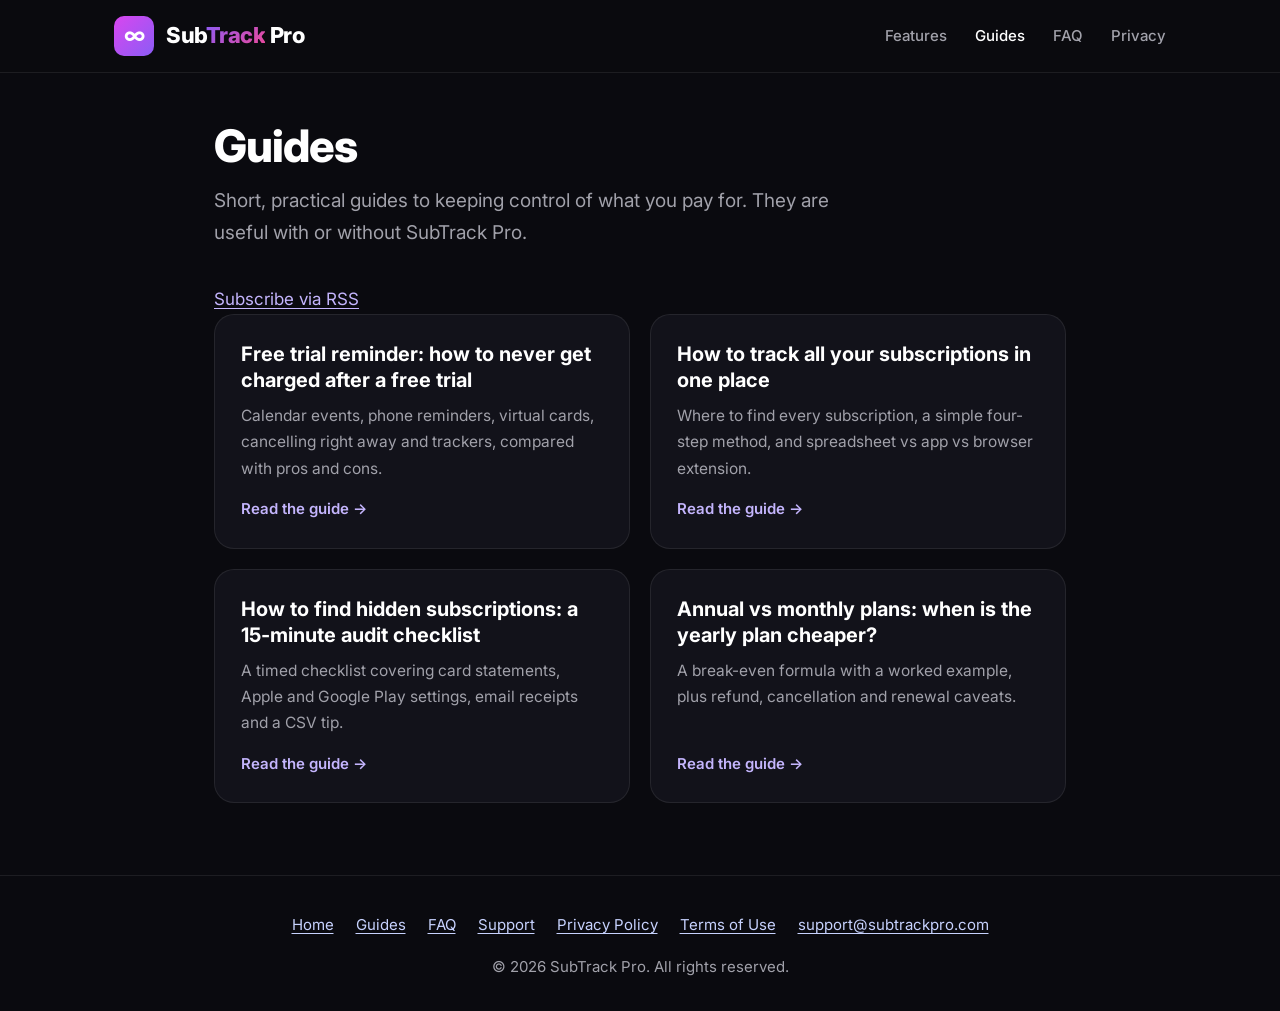
<file: guides/index.html>
<!DOCTYPE html>
<html lang="en">
<head>
  <meta charset="UTF-8">
  <meta name="viewport" content="width=device-width, initial-scale=1.0">
  <title>Subscription Guides - SubTrack Pro</title>
  <meta name="description" content="Practical guides on free trial reminders, tracking subscriptions, finding hidden charges and choosing between annual and monthly plans.">
  <link rel="canonical" href="https://subtrackpro.com/guides/">
  <meta name="theme-color" content="#0a0a0f">

  <link rel="icon" href="/favicon.ico" sizes="any">
  <link rel="icon" type="image/png" sizes="32x32" href="/favicon-32.png">
  <link rel="apple-touch-icon" href="/apple-touch-icon.png">

  <meta property="og:type" content="website">
  <meta property="og:site_name" content="SubTrack Pro">
  <meta property="og:title" content="Subscription Guides - SubTrack Pro">
  <meta property="og:description" content="Practical guides on free trial reminders, tracking subscriptions, finding hidden charges and choosing between annual and monthly plans.">
  <meta property="og:url" content="https://subtrackpro.com/guides/">
  <meta property="og:image" content="https://subtrackpro.com/og-image.png">
  <meta property="og:image:width" content="1280">
  <meta property="og:image:height" content="800">
  <meta property="og:image:alt" content="SubTrack Pro dashboard listing subscriptions with a monthly total and a trial-ending alert">
  <meta property="og:locale" content="en_US">
  <meta name="twitter:card" content="summary_large_image">
  <meta name="twitter:title" content="Subscription Guides - SubTrack Pro">
  <meta name="twitter:description" content="Practical guides on free trial reminders, tracking subscriptions, finding hidden charges and choosing between annual and monthly plans.">
  <meta name="twitter:image" content="https://subtrackpro.com/og-image.png">
  <meta name="twitter:image:alt" content="SubTrack Pro dashboard listing subscriptions with a monthly total and a trial-ending alert">

  <script type="application/ld+json">
  {
    "@context": "https://schema.org",
    "@type": "BreadcrumbList",
    "itemListElement": [
      { "@type": "ListItem", "position": 1, "name": "Home", "item": "https://subtrackpro.com/" },
      { "@type": "ListItem", "position": 2, "name": "Guides", "item": "https://subtrackpro.com/guides/" }
    ]
  }
  </script>

  <link rel="preconnect" href="https://fonts.googleapis.com">
  <link rel="preconnect" href="https://fonts.gstatic.com" crossorigin>
  <link href="https://fonts.googleapis.com/css2?family=Inter:wght@400;500;600;700;800&display=swap" rel="stylesheet">
  <link rel="stylesheet" href="/guides/guides.css">
<script data-goatcounter="https://eugent.goatcounter.com/count" async src="https://gc.zgo.at/count.js"></script>
<link rel="alternate" type="application/rss+xml" title="SubTrack Pro Guides" href="https://subtrackpro.com/guides/feed.xml">
</head>
<body>
  <a class="skip-link" href="#content">Skip to content</a>
  <header class="site-header">
    <div class="wrap">
      <a href="/" class="brand"><span class="brand-icon" aria-hidden="true">∞</span><span class="brand-text">Sub<span>Track</span> Pro</span></a>
      <nav aria-label="Main">
        <a href="/#features">Features</a>
        <a href="/guides/" aria-current="page">Guides</a>
        <a href="/#faq">FAQ</a>
        <a href="/privacy.html">Privacy</a>
      </nav>
    </div>
  </header>

  <main id="content">
    <div class="hub">
      <h1>Guides</h1>
      <p class="lead">Short, practical guides to keeping control of what you pay for. They are useful with or without SubTrack Pro.</p>
        <p class="rss-link"><a href="/guides/feed.xml">Subscribe via RSS</a></p>

      <ul class="cards">
        <li class="card">
          <h2><a href="/guides/free-trial-reminder.html">Free trial reminder: how to never get charged after a free trial</a></h2>
          <p>Calendar events, phone reminders, virtual cards, cancelling right away and trackers, compared with pros and cons.</p>
          <span class="more" aria-hidden="true">Read the guide →</span>
        </li>
        <li class="card">
          <h2><a href="/guides/track-all-subscriptions.html">How to track all your subscriptions in one place</a></h2>
          <p>Where to find every subscription, a simple four-step method, and spreadsheet vs app vs browser extension.</p>
          <span class="more" aria-hidden="true">Read the guide →</span>
        </li>
        <li class="card">
          <h2><a href="/guides/find-hidden-subscriptions.html">How to find hidden subscriptions: a 15-minute audit checklist</a></h2>
          <p>A timed checklist covering card statements, Apple and Google Play settings, email receipts and a CSV tip.</p>
          <span class="more" aria-hidden="true">Read the guide →</span>
        </li>
        <li class="card">
          <h2><a href="/guides/annual-vs-monthly-subscriptions.html">Annual vs monthly plans: when is the yearly plan cheaper?</a></h2>
          <p>A break-even formula with a worked example, plus refund, cancellation and renewal caveats.</p>
          <span class="more" aria-hidden="true">Read the guide →</span>
        </li>
      </ul>
    </div>
  </main>

  <footer class="site-footer">
    <div class="wrap">
      <nav aria-label="Footer">
        <a href="/">Home</a>
        <a href="/guides/">Guides</a>
        <a href="/#faq">FAQ</a>
        <a href="/support.html">Support</a>
        <a href="/privacy.html">Privacy Policy</a>
        <a href="/terms.html">Terms of Use</a>
        <a href="mailto:support@subtrackpro.com">support@subtrackpro.com</a>
      </nav>
      <p>&copy; 2026 SubTrack Pro. All rights reserved.</p>
    </div>
  </footer>
</body>
</html>
</file>
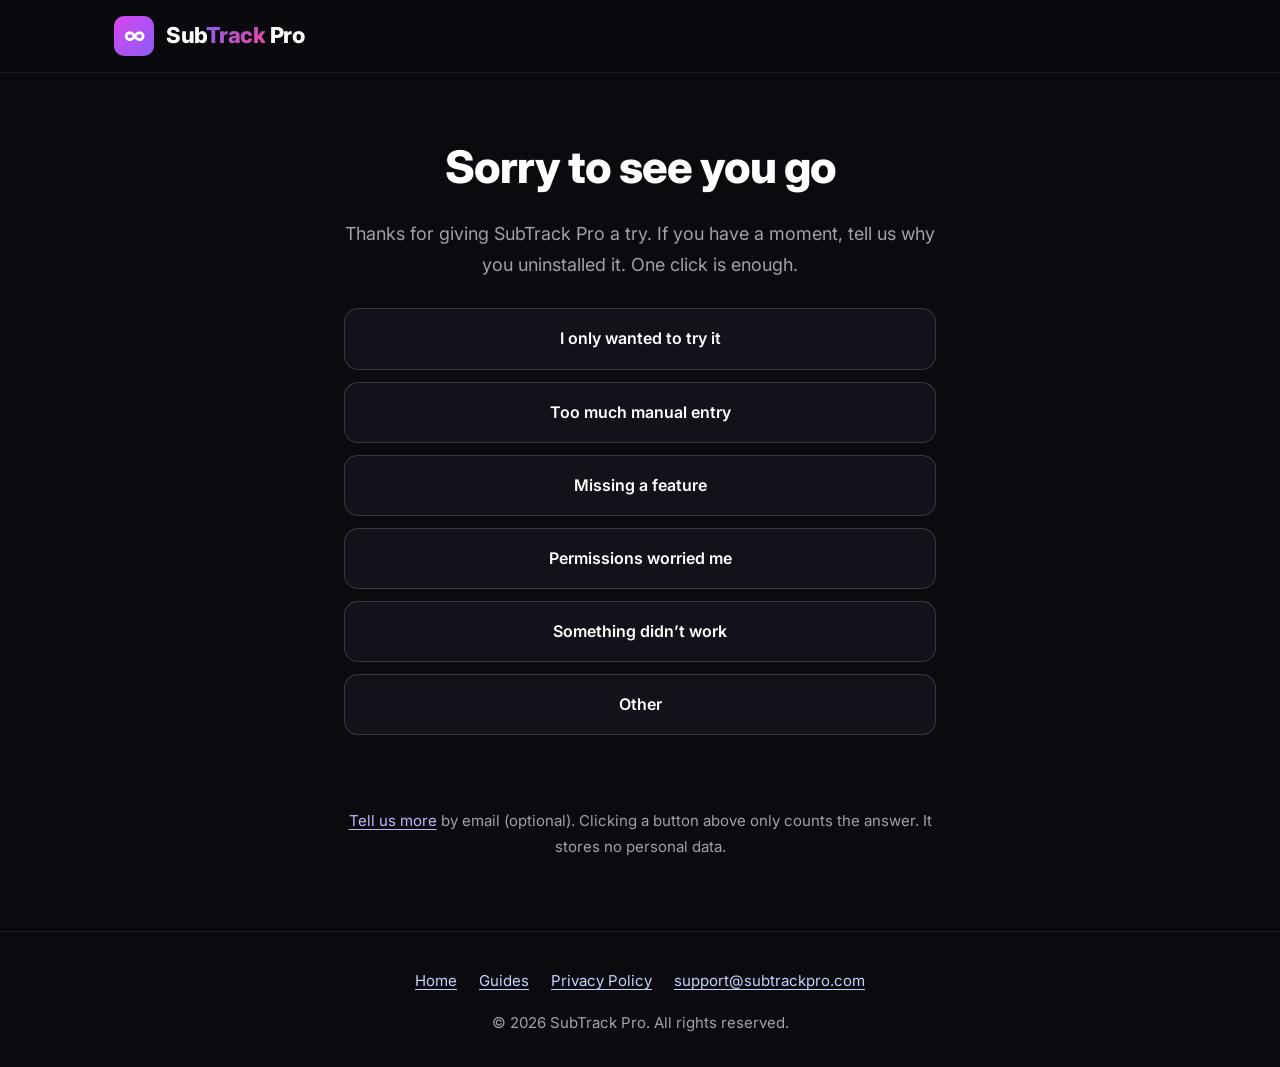
<file: bye.html>
<!DOCTYPE html>
<html lang="en">
<head>
  <meta charset="UTF-8">
  <meta name="viewport" content="width=device-width, initial-scale=1.0">
  <meta name="robots" content="noindex">
  <title>Sorry to see you go - SubTrack Pro</title>
  <meta name="description" content="Thanks for trying SubTrack Pro. Tell us in one click why you uninstalled the extension.">
  <link rel="canonical" href="https://subtrackpro.com/bye.html">
  <meta name="theme-color" content="#0a0a0f">

  <link rel="icon" href="/favicon.ico" sizes="any">
  <link rel="icon" type="image/png" sizes="32x32" href="/favicon-32.png">
  <link rel="apple-touch-icon" href="/apple-touch-icon.png">

  <link rel="preconnect" href="https://fonts.googleapis.com">
  <link rel="preconnect" href="https://fonts.gstatic.com" crossorigin>
  <link href="https://fonts.googleapis.com/css2?family=Inter:wght@400;500;600;700;800&display=swap" rel="stylesheet">
  <link rel="stylesheet" href="/guides/guides.css">
<script data-goatcounter="https://eugent.goatcounter.com/count" async src="https://gc.zgo.at/count.js"></script>
</head>
<body>
  <a class="skip-link" href="#content">Skip to content</a>
  <header class="site-header">
    <div class="wrap">
      <a href="/" class="brand"><span class="brand-icon" aria-hidden="true">∞</span><span class="brand-text">Sub<span>Track</span> Pro</span></a>
    </div>
  </header>

  <main id="content">
    <div class="bye">
      <h1>Sorry to see you go</h1>
      <p class="lead">Thanks for giving SubTrack Pro a try. If you have a moment, tell us why you uninstalled it. One click is enough.</p>

      <ul class="reasons" aria-label="Reason for uninstalling">
        <li><button type="button" class="reason" data-slug="only-trying" data-label="I only wanted to try it" aria-pressed="false">I only wanted to try it</button></li>
        <li><button type="button" class="reason" data-slug="manual-entry" data-label="Too much manual entry" aria-pressed="false">Too much manual entry</button></li>
        <li><button type="button" class="reason" data-slug="missing-feature" data-label="Missing a feature" aria-pressed="false">Missing a feature</button></li>
        <li><button type="button" class="reason" data-slug="permissions" data-label="Permissions worried me" aria-pressed="false">Permissions worried me</button></li>
        <li><button type="button" class="reason" data-slug="not-working" data-label="Something didn't work" aria-pressed="false">Something didn&rsquo;t work</button></li>
        <li><button type="button" class="reason" data-slug="other" data-label="Other" aria-pressed="false">Other</button></li>
      </ul>

      <p class="thanks" id="thanks" role="status" aria-live="polite"></p>

      <p class="more-link"><a href="mailto:support@subtrackpro.com?subject=SubTrack%20feedback">Tell us more</a> by email (optional). Clicking a button above only counts the answer. It stores no personal data.</p>
    </div>
  </main>

  <footer class="site-footer">
    <div class="wrap">
      <nav aria-label="Footer">
        <a href="/">Home</a>
        <a href="/guides/">Guides</a>
        <a href="/privacy.html">Privacy Policy</a>
        <a href="mailto:support@subtrackpro.com">support@subtrackpro.com</a>
      </nav>
      <p>&copy; 2026 SubTrack Pro. All rights reserved.</p>
    </div>
  </footer>

  <script>
    (function () {
      var buttons = document.querySelectorAll('.reason');
      var thanks = document.getElementById('thanks');
      var done = false;
      buttons.forEach(function (btn) {
        btn.addEventListener('click', function () {
          if (done) { return; }
          done = true;
          try {
            if (window.goatcounter && typeof window.goatcounter.count === 'function') {
              window.goatcounter.count({
                path: 'uninstall-reason-' + btn.getAttribute('data-slug'),
                title: 'Uninstall: ' + btn.getAttribute('data-label'),
                event: true
              });
            }
          } catch (e) { /* analytics must never break the page */ }
          buttons.forEach(function (b) {
            b.disabled = true;
            b.setAttribute('aria-pressed', b === btn ? 'true' : 'false');
          });
          thanks.textContent = 'Thank you. Your answer helps us improve.';
        });
      });
    })();
  </script>
</body>
</html>
</file>
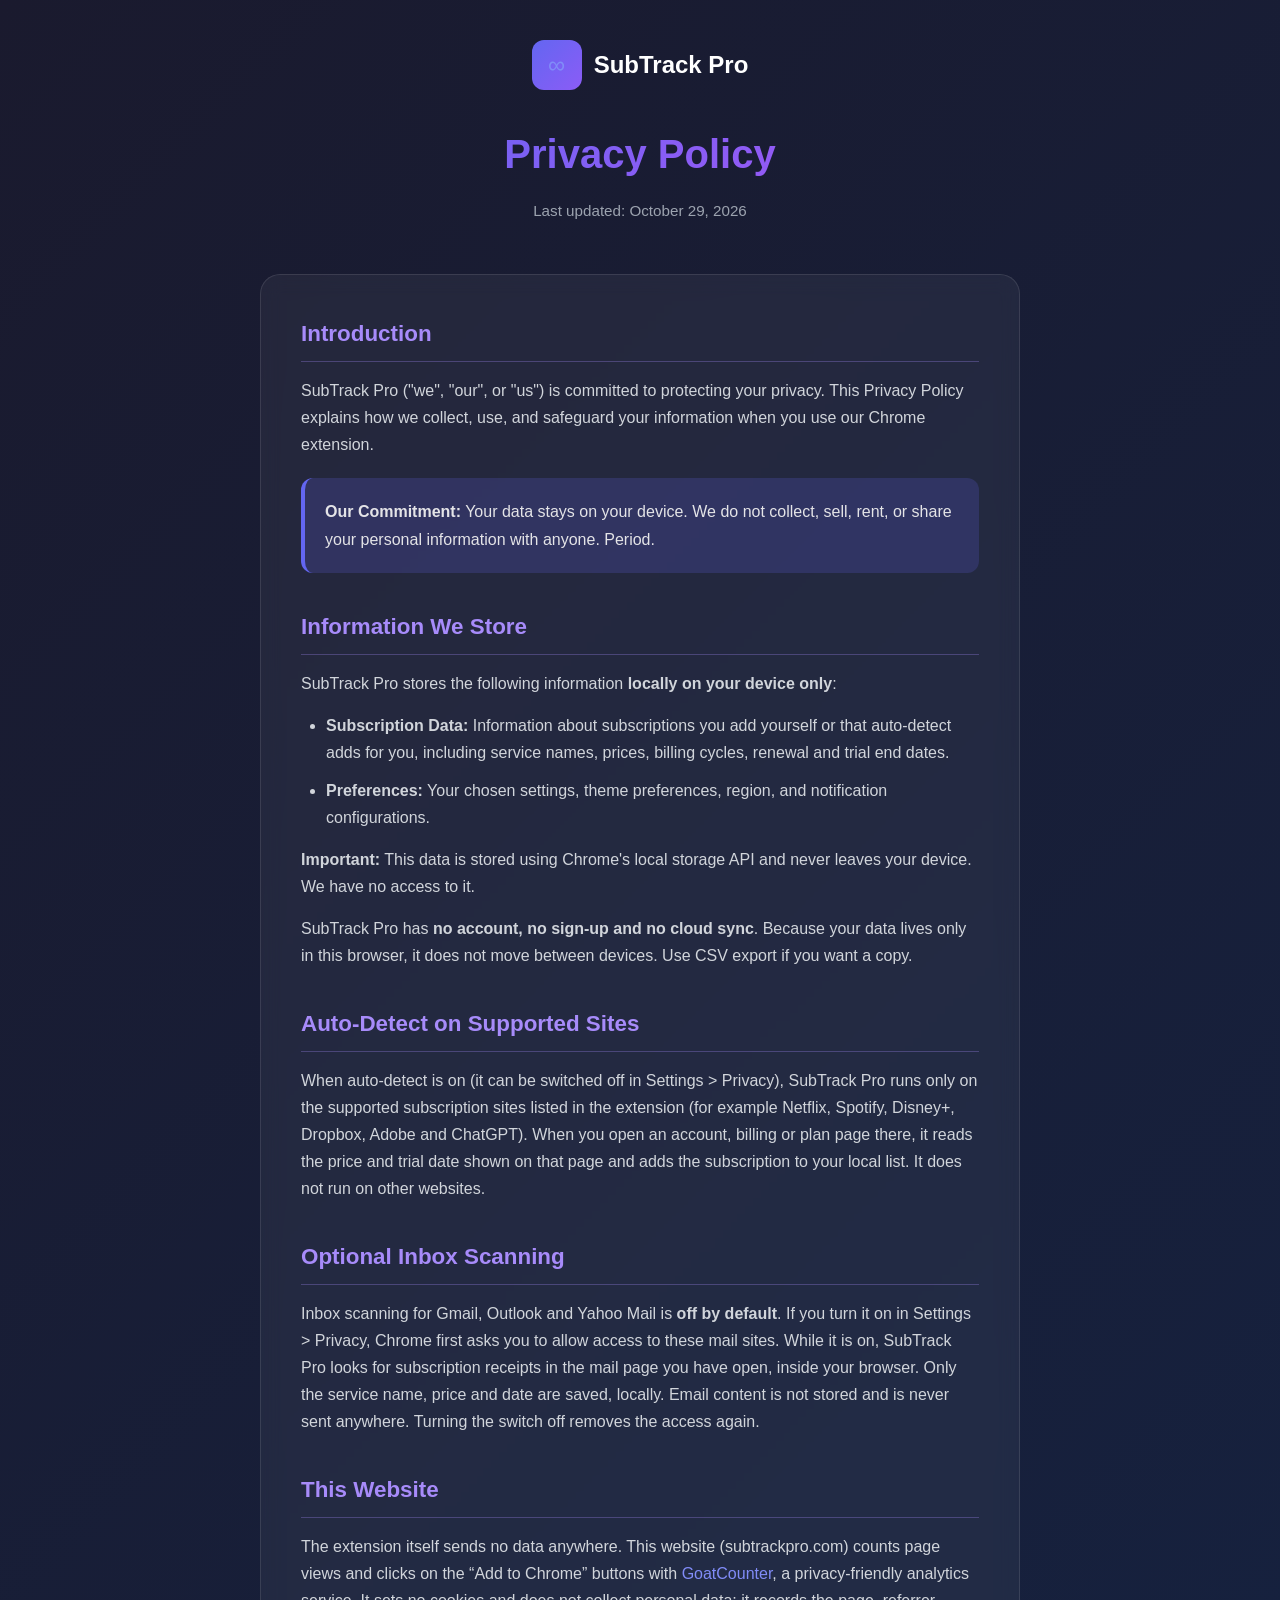
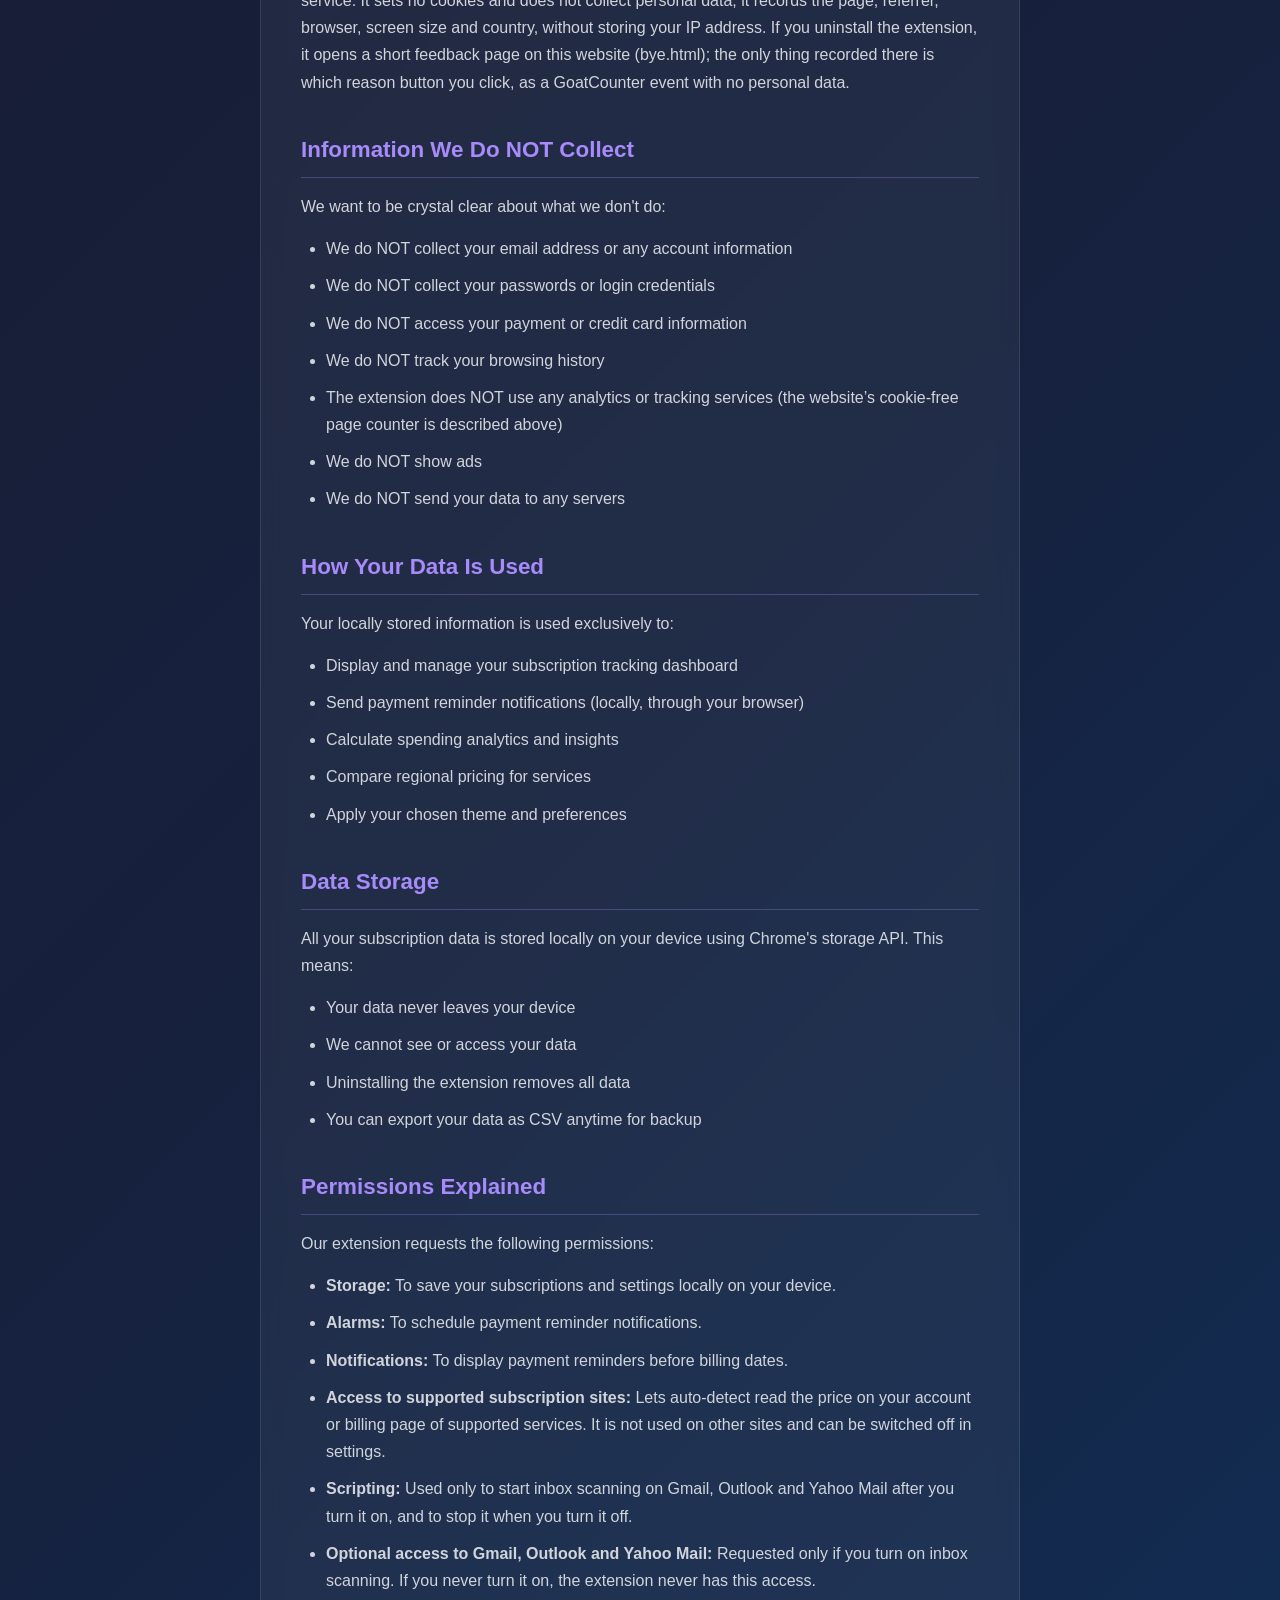
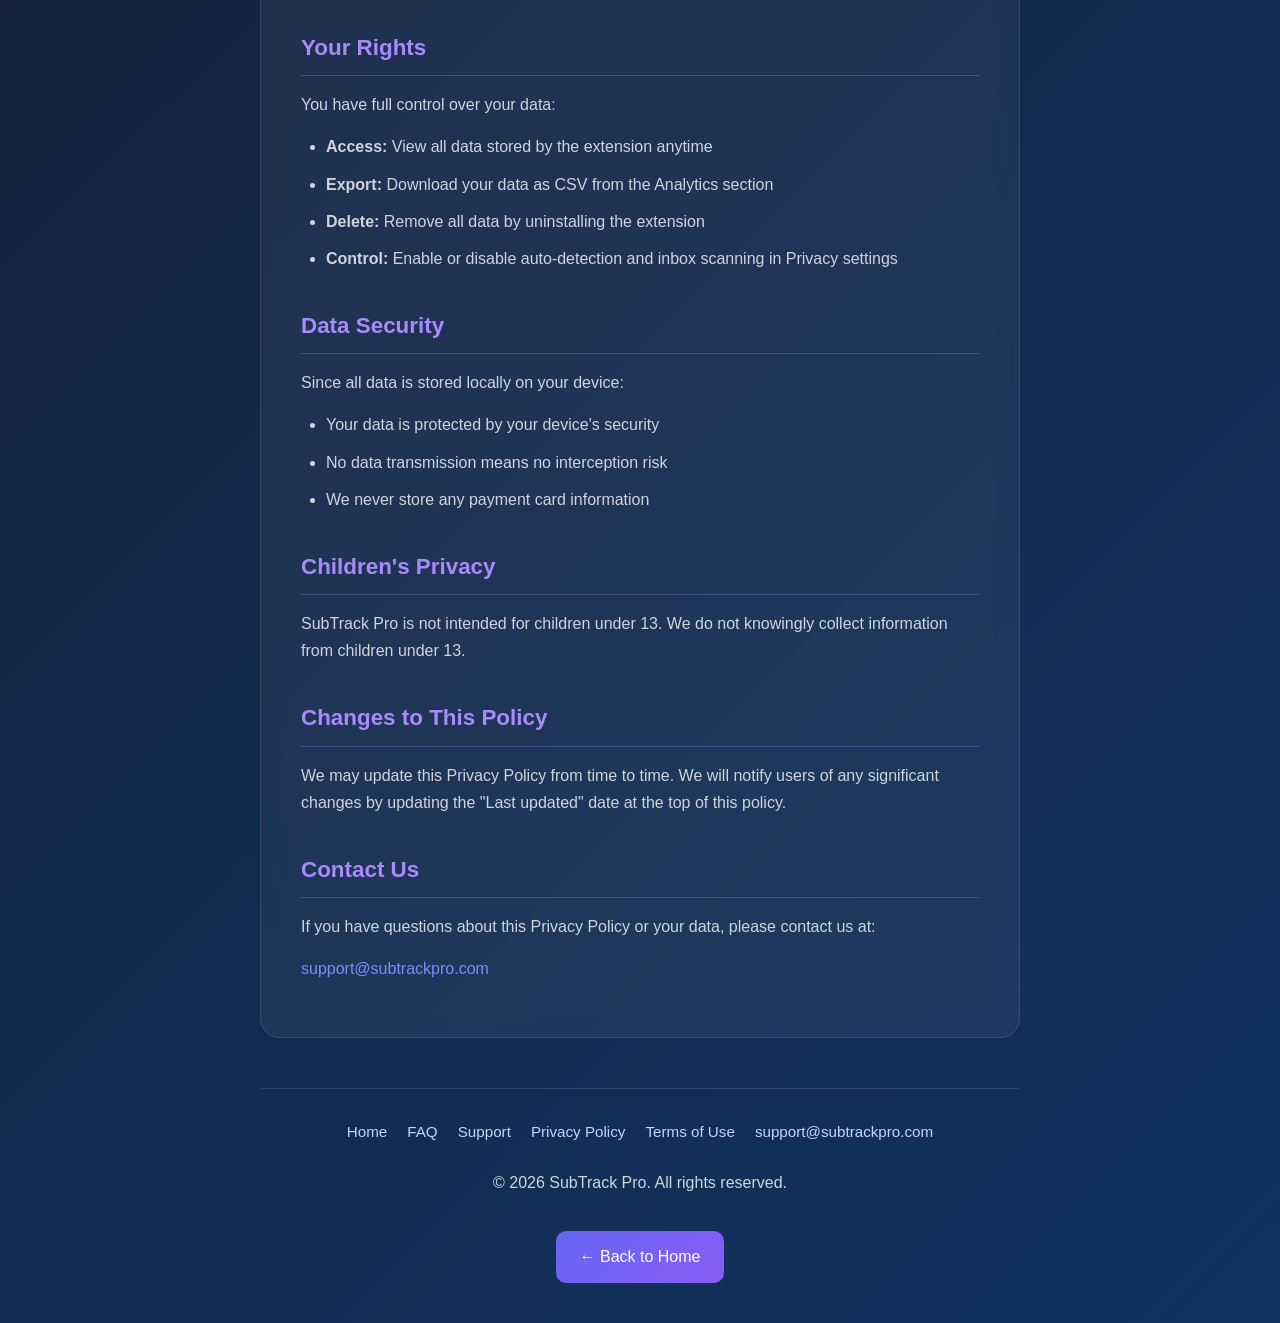
<file: privacy.html>
<!DOCTYPE html>
<html lang="en">
<head>
    <meta charset="UTF-8">
    <meta name="viewport" content="width=device-width, initial-scale=1.0">
    <title>Privacy Policy - SubTrack Pro</title>
    <meta name="description" content="How the SubTrack Pro Chrome extension handles your data: subscriptions are stored locally in your browser, with no account and no data sent to our servers.">
    <link rel="canonical" href="https://subtrackpro.com/privacy.html">
    <meta name="theme-color" content="#1a1a2e">
    <link rel="icon" href="/favicon.ico" sizes="any">
    <link rel="icon" type="image/png" sizes="32x32" href="/favicon-32.png">
    <link rel="apple-touch-icon" href="/apple-touch-icon.png">
    <meta property="og:type" content="website">
    <meta property="og:site_name" content="SubTrack Pro">
    <meta property="og:title" content="Privacy Policy - SubTrack Pro">
    <meta property="og:description" content="How the SubTrack Pro Chrome extension handles your data: subscriptions are stored locally in your browser, with no account and no data sent to our servers.">
    <meta property="og:url" content="https://subtrackpro.com/privacy.html">
    <meta property="og:image" content="https://subtrackpro.com/og-image.png">
    <meta property="og:image:width" content="1280">
    <meta property="og:image:height" content="800">
    <meta property="og:image:alt" content="SubTrack Pro dashboard listing subscriptions with a monthly total and a trial-ending alert">
    <meta name="twitter:card" content="summary_large_image">
    <meta name="twitter:title" content="Privacy Policy - SubTrack Pro">
    <meta name="twitter:description" content="How the SubTrack Pro Chrome extension handles your data: subscriptions are stored locally in your browser, with no account and no data sent to our servers.">
    <meta name="twitter:image" content="https://subtrackpro.com/og-image.png">
    <style>
        * {
            margin: 0;
            padding: 0;
            box-sizing: border-box;
        }

        body {
            font-family: -apple-system, BlinkMacSystemFont, 'Segoe UI', Roboto, Oxygen, Ubuntu, sans-serif;
            background: linear-gradient(135deg, #1a1a2e 0%, #16213e 50%, #0f3460 100%);
            min-height: 100vh;
            color: #e4e4e7;
            line-height: 1.7;
        }

        .container {
            max-width: 800px;
            margin: 0 auto;
            padding: 40px 20px;
        }

        header {
            text-align: center;
            margin-bottom: 50px;
        }

        .logo {
            display: inline-flex;
            align-items: center;
            gap: 12px;
            text-decoration: none;
            margin-bottom: 30px;
        }

        .logo-icon {
            width: 50px;
            height: 50px;
            background: linear-gradient(135deg, #6366f1, #8b5cf6);
            border-radius: 12px;
            display: flex;
            align-items: center;
            justify-content: center;
            font-size: 24px;
        }

        .logo-text {
            font-size: 24px;
            font-weight: 700;
            color: #fff;
        }

        h1 {
            font-size: 2.5rem;
            margin-bottom: 10px;
            background: linear-gradient(135deg, #6366f1, #a855f7);
            -webkit-background-clip: text;
            -webkit-text-fill-color: transparent;
            background-clip: text;
        }

        .last-updated {
            color: #9ca3af;
            font-size: 0.95rem;
        }

        .content {
            background: rgba(255, 255, 255, 0.05);
            border-radius: 20px;
            padding: 40px;
            backdrop-filter: blur(10px);
            border: 1px solid rgba(255, 255, 255, 0.1);
        }

        h2 {
            color: #a78bfa;
            font-size: 1.4rem;
            margin-top: 35px;
            margin-bottom: 15px;
            padding-bottom: 8px;
            border-bottom: 1px solid rgba(167, 139, 250, 0.3);
        }

        h2:first-child {
            margin-top: 0;
        }

        p {
            margin-bottom: 15px;
            color: #d1d5db;
        }

        ul {
            margin: 15px 0;
            padding-left: 25px;
        }

        li {
            margin-bottom: 10px;
            color: #d1d5db;
        }

        .highlight {
            background: rgba(99, 102, 241, 0.2);
            padding: 20px;
            border-radius: 12px;
            border-left: 4px solid #6366f1;
            margin: 20px 0;
        }

        .highlight p {
            margin: 0;
            color: #e4e4e7;
        }

        a {
            color: #818cf8;
            text-decoration: none;
            transition: color 0.2s;
        }

        a:hover {
            color: #a78bfa;
            text-decoration: underline;
        }

        footer {
            text-align: center;
            margin-top: 50px;
            padding-top: 30px;
            border-top: 1px solid rgba(255, 255, 255, 0.1);
            color: #9ca3af;
        }

        .back-link {
            display: inline-flex;
            align-items: center;
            gap: 8px;
            margin-top: 20px;
            padding: 12px 24px;
            background: linear-gradient(135deg, #6366f1, #8b5cf6);
            color: #fff;
            border-radius: 10px;
            font-weight: 500;
            transition: transform 0.2s, box-shadow 0.2s;
        }

        .back-link:hover {
            transform: translateY(-2px);
            box-shadow: 0 10px 30px rgba(99, 102, 241, 0.3);
            text-decoration: none;
        }

        .site-nav {
            display: flex;
            flex-wrap: wrap;
            justify-content: center;
            gap: 8px 20px;
            margin: 0 0 24px;
            font-size: 0.95rem;
        }

        .site-nav a {
            color: #c7d2fe;
        }

        a:focus-visible {
            outline: 3px solid #c4b5fd;
            outline-offset: 3px;
            border-radius: 6px;
        }

        .skip-link {
            position: absolute;
            left: 16px;
            top: -100px;
            background: #fff;
            color: #1a1a2e;
            padding: 10px 18px;
            border-radius: 10px;
            font-weight: 600;
            z-index: 10;
        }

        .skip-link:focus {
            top: 16px;
        }

        @media (max-width: 600px) {
            .container {
                padding: 20px 15px;
            }

            h1 {
                font-size: 1.8rem;
            }

            .content {
                padding: 25px 20px;
            }
        }
    </style>
<script data-goatcounter="https://eugent.goatcounter.com/count" async src="https://gc.zgo.at/count.js"></script>
</head>
<body>
    <a class="skip-link" href="#content">Skip to content</a>
    <div class="container">
        <header>
            <a href="/" class="logo">
                <div class="logo-icon" aria-hidden="true">∞</div>
                <span class="logo-text">SubTrack Pro</span>
            </a>
            <h1>Privacy Policy</h1>
            <p class="last-updated">Last updated: October 29, 2026</p>
        </header>

        <main class="content" id="content">
            <h2>Introduction</h2>
            <p>SubTrack Pro ("we", "our", or "us") is committed to protecting your privacy. This Privacy Policy explains how we collect, use, and safeguard your information when you use our Chrome extension.</p>

            <div class="highlight">
                <p><strong>Our Commitment:</strong> Your data stays on your device. We do not collect, sell, rent, or share your personal information with anyone. Period.</p>
            </div>

            <h2>Information We Store</h2>
            <p>SubTrack Pro stores the following information <strong>locally on your device only</strong>:</p>
            <ul>
                <li><strong>Subscription Data:</strong> Information about subscriptions you add yourself or that auto-detect adds for you, including service names, prices, billing cycles, renewal and trial end dates.</li>
                <li><strong>Preferences:</strong> Your chosen settings, theme preferences, region, and notification configurations.</li>
            </ul>
            <p><strong>Important:</strong> This data is stored using Chrome's local storage API and never leaves your device. We have no access to it.</p>

            <p>SubTrack Pro has <strong>no account, no sign-up and no cloud sync</strong>. Because your data lives only in this browser, it does not move between devices. Use CSV export if you want a copy.</p>

            <h2>Auto-Detect on Supported Sites</h2>
            <p>When auto-detect is on (it can be switched off in Settings &gt; Privacy), SubTrack Pro runs only on the supported subscription sites listed in the extension (for example Netflix, Spotify, Disney+, Dropbox, Adobe and ChatGPT). When you open an account, billing or plan page there, it reads the price and trial date shown on that page and adds the subscription to your local list. It does not run on other websites.</p>

            <h2>Optional Inbox Scanning</h2>
            <p>Inbox scanning for Gmail, Outlook and Yahoo Mail is <strong>off by default</strong>. If you turn it on in Settings &gt; Privacy, Chrome first asks you to allow access to these mail sites. While it is on, SubTrack Pro looks for subscription receipts in the mail page you have open, inside your browser. Only the service name, price and date are saved, locally. Email content is not stored and is never sent anywhere. Turning the switch off removes the access again.</p>

            <h2>This Website</h2>
            <p>The extension itself sends no data anywhere. This website (subtrackpro.com) counts page views and clicks on the &ldquo;Add to Chrome&rdquo; buttons with <a href="https://www.goatcounter.com/">GoatCounter</a>, a privacy-friendly analytics service. It sets no cookies and does not collect personal data; it records the page, referrer, browser, screen size and country, without storing your IP address. If you uninstall the extension, it opens a short feedback page on this website (bye.html); the only thing recorded there is which reason button you click, as a GoatCounter event with no personal data.</p>

            <h2>Information We Do NOT Collect</h2>
            <p>We want to be crystal clear about what we don't do:</p>
            <ul>
                <li>We do NOT collect your email address or any account information</li>
                <li>We do NOT collect your passwords or login credentials</li>
                <li>We do NOT access your payment or credit card information</li>
                <li>We do NOT track your browsing history</li>
                <li>The extension does NOT use any analytics or tracking services (the website&rsquo;s cookie-free page counter is described above)</li>
                <li>We do NOT show ads</li>
                <li>We do NOT send your data to any servers</li>
            </ul>

            <h2>How Your Data Is Used</h2>
            <p>Your locally stored information is used exclusively to:</p>
            <ul>
                <li>Display and manage your subscription tracking dashboard</li>
                <li>Send payment reminder notifications (locally, through your browser)</li>
                <li>Calculate spending analytics and insights</li>
                <li>Compare regional pricing for services</li>
                <li>Apply your chosen theme and preferences</li>
            </ul>

            <h2>Data Storage</h2>
            <p>All your subscription data is stored locally on your device using Chrome's storage API. This means:</p>
            <ul>
                <li>Your data never leaves your device</li>
                <li>We cannot see or access your data</li>
                <li>Uninstalling the extension removes all data</li>
                <li>You can export your data as CSV anytime for backup</li>
            </ul>

            <h2>Permissions Explained</h2>
            <p>Our extension requests the following permissions:</p>
            <ul>
                <li><strong>Storage:</strong> To save your subscriptions and settings locally on your device.</li>
                <li><strong>Alarms:</strong> To schedule payment reminder notifications.</li>
                <li><strong>Notifications:</strong> To display payment reminders before billing dates.</li>
                <li><strong>Access to supported subscription sites:</strong> Lets auto-detect read the price on your account or billing page of supported services. It is not used on other sites and can be switched off in settings.</li>
                <li><strong>Scripting:</strong> Used only to start inbox scanning on Gmail, Outlook and Yahoo Mail after you turn it on, and to stop it when you turn it off.</li>
                <li><strong>Optional access to Gmail, Outlook and Yahoo Mail:</strong> Requested only if you turn on inbox scanning. If you never turn it on, the extension never has this access.</li>
            </ul>

            <h2>Your Rights</h2>
            <p>You have full control over your data:</p>
            <ul>
                <li><strong>Access:</strong> View all data stored by the extension anytime</li>
                <li><strong>Export:</strong> Download your data as CSV from the Analytics section</li>
                <li><strong>Delete:</strong> Remove all data by uninstalling the extension</li>
                <li><strong>Control:</strong> Enable or disable auto-detection and inbox scanning in Privacy settings</li>
            </ul>

            <h2>Data Security</h2>
            <p>Since all data is stored locally on your device:</p>
            <ul>
                <li>Your data is protected by your device's security</li>
                <li>No data transmission means no interception risk</li>
                <li>We never store any payment card information</li>
            </ul>

            <h2>Children's Privacy</h2>
            <p>SubTrack Pro is not intended for children under 13. We do not knowingly collect information from children under 13.</p>

            <h2>Changes to This Policy</h2>
            <p>We may update this Privacy Policy from time to time. We will notify users of any significant changes by updating the "Last updated" date at the top of this policy.</p>

            <h2>Contact Us</h2>
            <p>If you have questions about this Privacy Policy or your data, please contact us at:</p>
            <p><a href="mailto:support@subtrackpro.com">support@subtrackpro.com</a></p>
        </main>

        <footer>
            <nav class="site-nav" aria-label="Footer">
                <a href="/">Home</a>
                <a href="/#faq">FAQ</a>
                <a href="/support.html">Support</a>
                <a href="/privacy.html">Privacy Policy</a>
                <a href="/terms.html">Terms of Use</a>
                <a href="mailto:support@subtrackpro.com">support@subtrackpro.com</a>
            </nav>
            <p>&copy; 2026 SubTrack Pro. All rights reserved.</p>
            <a href="/" class="back-link">
                ← Back to Home
            </a>
        </footer>
    </div>
</body>
</html>
</file>
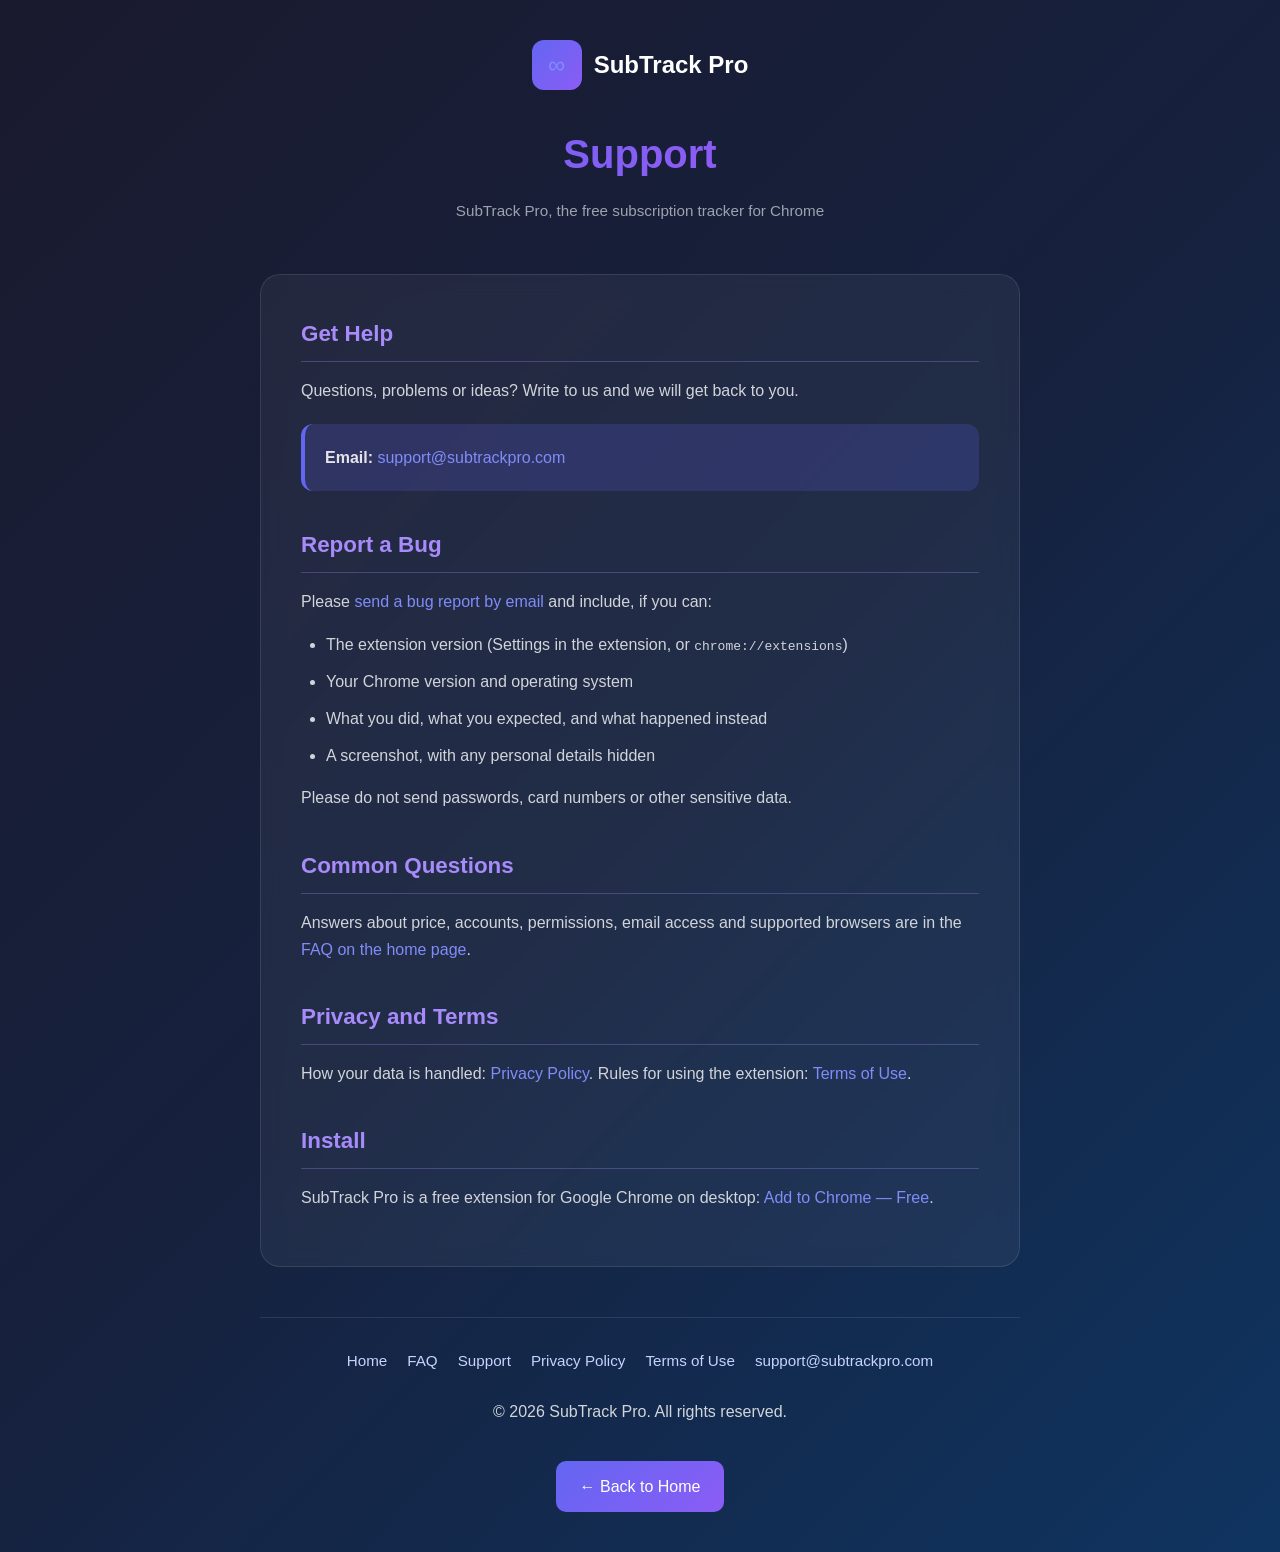
<file: support.html>
<!DOCTYPE html>
<html lang="en">
<head>
    <meta charset="UTF-8">
    <meta name="viewport" content="width=device-width, initial-scale=1.0">
    <title>Support - SubTrack Pro</title>
    <meta name="description" content="Get help with SubTrack Pro, the free subscription tracker for Chrome: contact support@subtrackpro.com, report a bug, or read the FAQ.">
    <link rel="canonical" href="https://subtrackpro.com/support.html">
    <meta name="theme-color" content="#1a1a2e">
    <link rel="icon" href="/favicon.ico" sizes="any">
    <link rel="icon" type="image/png" sizes="32x32" href="/favicon-32.png">
    <link rel="apple-touch-icon" href="/apple-touch-icon.png">
    <meta property="og:type" content="website">
    <meta property="og:site_name" content="SubTrack Pro">
    <meta property="og:title" content="Support - SubTrack Pro">
    <meta property="og:description" content="Get help with SubTrack Pro, the free subscription tracker for Chrome: contact support@subtrackpro.com, report a bug, or read the FAQ.">
    <meta property="og:url" content="https://subtrackpro.com/support.html">
    <meta property="og:image" content="https://subtrackpro.com/og-image.png">
    <meta property="og:image:width" content="1280">
    <meta property="og:image:height" content="800">
    <meta property="og:image:alt" content="SubTrack Pro dashboard listing subscriptions with a monthly total and a trial-ending alert">
    <meta name="twitter:card" content="summary_large_image">
    <meta name="twitter:title" content="Support - SubTrack Pro">
    <meta name="twitter:description" content="Get help with SubTrack Pro, the free subscription tracker for Chrome: contact support@subtrackpro.com, report a bug, or read the FAQ.">
    <meta name="twitter:image" content="https://subtrackpro.com/og-image.png">
    <style>
        * {
            margin: 0;
            padding: 0;
            box-sizing: border-box;
        }

        body {
            font-family: -apple-system, BlinkMacSystemFont, 'Segoe UI', Roboto, Oxygen, Ubuntu, sans-serif;
            background: linear-gradient(135deg, #1a1a2e 0%, #16213e 50%, #0f3460 100%);
            min-height: 100vh;
            color: #e4e4e7;
            line-height: 1.7;
        }

        .container {
            max-width: 800px;
            margin: 0 auto;
            padding: 40px 20px;
        }

        header {
            text-align: center;
            margin-bottom: 50px;
        }

        .logo {
            display: inline-flex;
            align-items: center;
            gap: 12px;
            text-decoration: none;
            margin-bottom: 30px;
        }

        .logo-icon {
            width: 50px;
            height: 50px;
            background: linear-gradient(135deg, #6366f1, #8b5cf6);
            border-radius: 12px;
            display: flex;
            align-items: center;
            justify-content: center;
            font-size: 24px;
        }

        .logo-text {
            font-size: 24px;
            font-weight: 700;
            color: #fff;
        }

        h1 {
            font-size: 2.5rem;
            margin-bottom: 10px;
            background: linear-gradient(135deg, #6366f1, #a855f7);
            -webkit-background-clip: text;
            -webkit-text-fill-color: transparent;
            background-clip: text;
        }

        .last-updated {
            color: #9ca3af;
            font-size: 0.95rem;
        }

        .content {
            background: rgba(255, 255, 255, 0.05);
            border-radius: 20px;
            padding: 40px;
            backdrop-filter: blur(10px);
            border: 1px solid rgba(255, 255, 255, 0.1);
        }

        h2 {
            color: #a78bfa;
            font-size: 1.4rem;
            margin-top: 35px;
            margin-bottom: 15px;
            padding-bottom: 8px;
            border-bottom: 1px solid rgba(167, 139, 250, 0.3);
        }

        h2:first-child {
            margin-top: 0;
        }

        p {
            margin-bottom: 15px;
            color: #d1d5db;
        }

        ul {
            margin: 15px 0;
            padding-left: 25px;
        }

        li {
            margin-bottom: 10px;
            color: #d1d5db;
        }

        .highlight {
            background: rgba(99, 102, 241, 0.2);
            padding: 20px;
            border-radius: 12px;
            border-left: 4px solid #6366f1;
            margin: 20px 0;
        }

        .highlight p {
            margin: 0;
            color: #e4e4e7;
        }

        a {
            color: #818cf8;
            text-decoration: none;
            transition: color 0.2s;
        }

        a:hover {
            color: #a78bfa;
            text-decoration: underline;
        }

        footer {
            text-align: center;
            margin-top: 50px;
            padding-top: 30px;
            border-top: 1px solid rgba(255, 255, 255, 0.1);
            color: #9ca3af;
        }

        .back-link {
            display: inline-flex;
            align-items: center;
            gap: 8px;
            margin-top: 20px;
            padding: 12px 24px;
            background: linear-gradient(135deg, #6366f1, #8b5cf6);
            color: #fff;
            border-radius: 10px;
            font-weight: 500;
            transition: transform 0.2s, box-shadow 0.2s;
        }

        .back-link:hover {
            transform: translateY(-2px);
            box-shadow: 0 10px 30px rgba(99, 102, 241, 0.3);
            text-decoration: none;
        }

        .site-nav {
            display: flex;
            flex-wrap: wrap;
            justify-content: center;
            gap: 8px 20px;
            margin: 0 0 24px;
            font-size: 0.95rem;
        }

        .site-nav a {
            color: #c7d2fe;
        }

        a:focus-visible {
            outline: 3px solid #c4b5fd;
            outline-offset: 3px;
            border-radius: 6px;
        }

        .skip-link {
            position: absolute;
            left: 16px;
            top: -100px;
            background: #fff;
            color: #1a1a2e;
            padding: 10px 18px;
            border-radius: 10px;
            font-weight: 600;
            z-index: 10;
        }

        .skip-link:focus {
            top: 16px;
        }

        @media (max-width: 600px) {
            .container {
                padding: 20px 15px;
            }

            h1 {
                font-size: 1.8rem;
            }

            .content {
                padding: 25px 20px;
            }
        }
    </style>
<script data-goatcounter="https://eugent.goatcounter.com/count" async src="https://gc.zgo.at/count.js"></script>
</head>
<body>
    <a class="skip-link" href="#content">Skip to content</a>
    <div class="container">
        <header>
            <a href="/" class="logo">
                <div class="logo-icon" aria-hidden="true">∞</div>
                <span class="logo-text">SubTrack Pro</span>
            </a>
            <h1>Support</h1>
            <p class="last-updated">SubTrack Pro, the free subscription tracker for Chrome</p>
        </header>

        <main class="content" id="content">
            <h2>Get Help</h2>
            <p>Questions, problems or ideas? Write to us and we will get back to you.</p>
            <div class="highlight">
                <p><strong>Email:</strong> <a href="mailto:support@subtrackpro.com">support@subtrackpro.com</a></p>
            </div>

            <h2>Report a Bug</h2>
            <p>Please <a href="mailto:support@subtrackpro.com?subject=Bug%20report%3A%20SubTrack%20Pro">send a bug report by email</a> and include, if you can:</p>
            <ul>
                <li>The extension version (Settings in the extension, or <code>chrome://extensions</code>)</li>
                <li>Your Chrome version and operating system</li>
                <li>What you did, what you expected, and what happened instead</li>
                <li>A screenshot, with any personal details hidden</li>
            </ul>
            <p>Please do not send passwords, card numbers or other sensitive data.</p>

            <h2>Common Questions</h2>
            <p>Answers about price, accounts, permissions, email access and supported browsers are in the <a href="/#faq">FAQ on the home page</a>.</p>

            <h2>Privacy and Terms</h2>
            <p>How your data is handled: <a href="/privacy.html">Privacy Policy</a>. Rules for using the extension: <a href="/terms.html">Terms of Use</a>.</p>

            <h2>Install</h2>
            <p>SubTrack Pro is a free extension for Google Chrome on desktop: <a href="https://chromewebstore.google.com/detail/subtrack-pro-subscription/onihigoabcmgbbacpkfanigieakbacjb?utm_source=landing&amp;utm_medium=cta&amp;utm_content=support" data-goatcounter-click="add-to-chrome-support" data-goatcounter-title="Add to Chrome (support)" target="_blank" rel="noopener">Add to Chrome — Free</a>.</p>
        </main>

        <footer>
            <nav class="site-nav" aria-label="Footer">
                <a href="/">Home</a>
                <a href="/#faq">FAQ</a>
                <a href="/support.html">Support</a>
                <a href="/privacy.html">Privacy Policy</a>
                <a href="/terms.html">Terms of Use</a>
                <a href="mailto:support@subtrackpro.com">support@subtrackpro.com</a>
            </nav>
            <p>&copy; 2026 SubTrack Pro. All rights reserved.</p>
            <a href="/" class="back-link">
                ← Back to Home
            </a>
        </footer>
    </div>
</body>
</html>
</file>
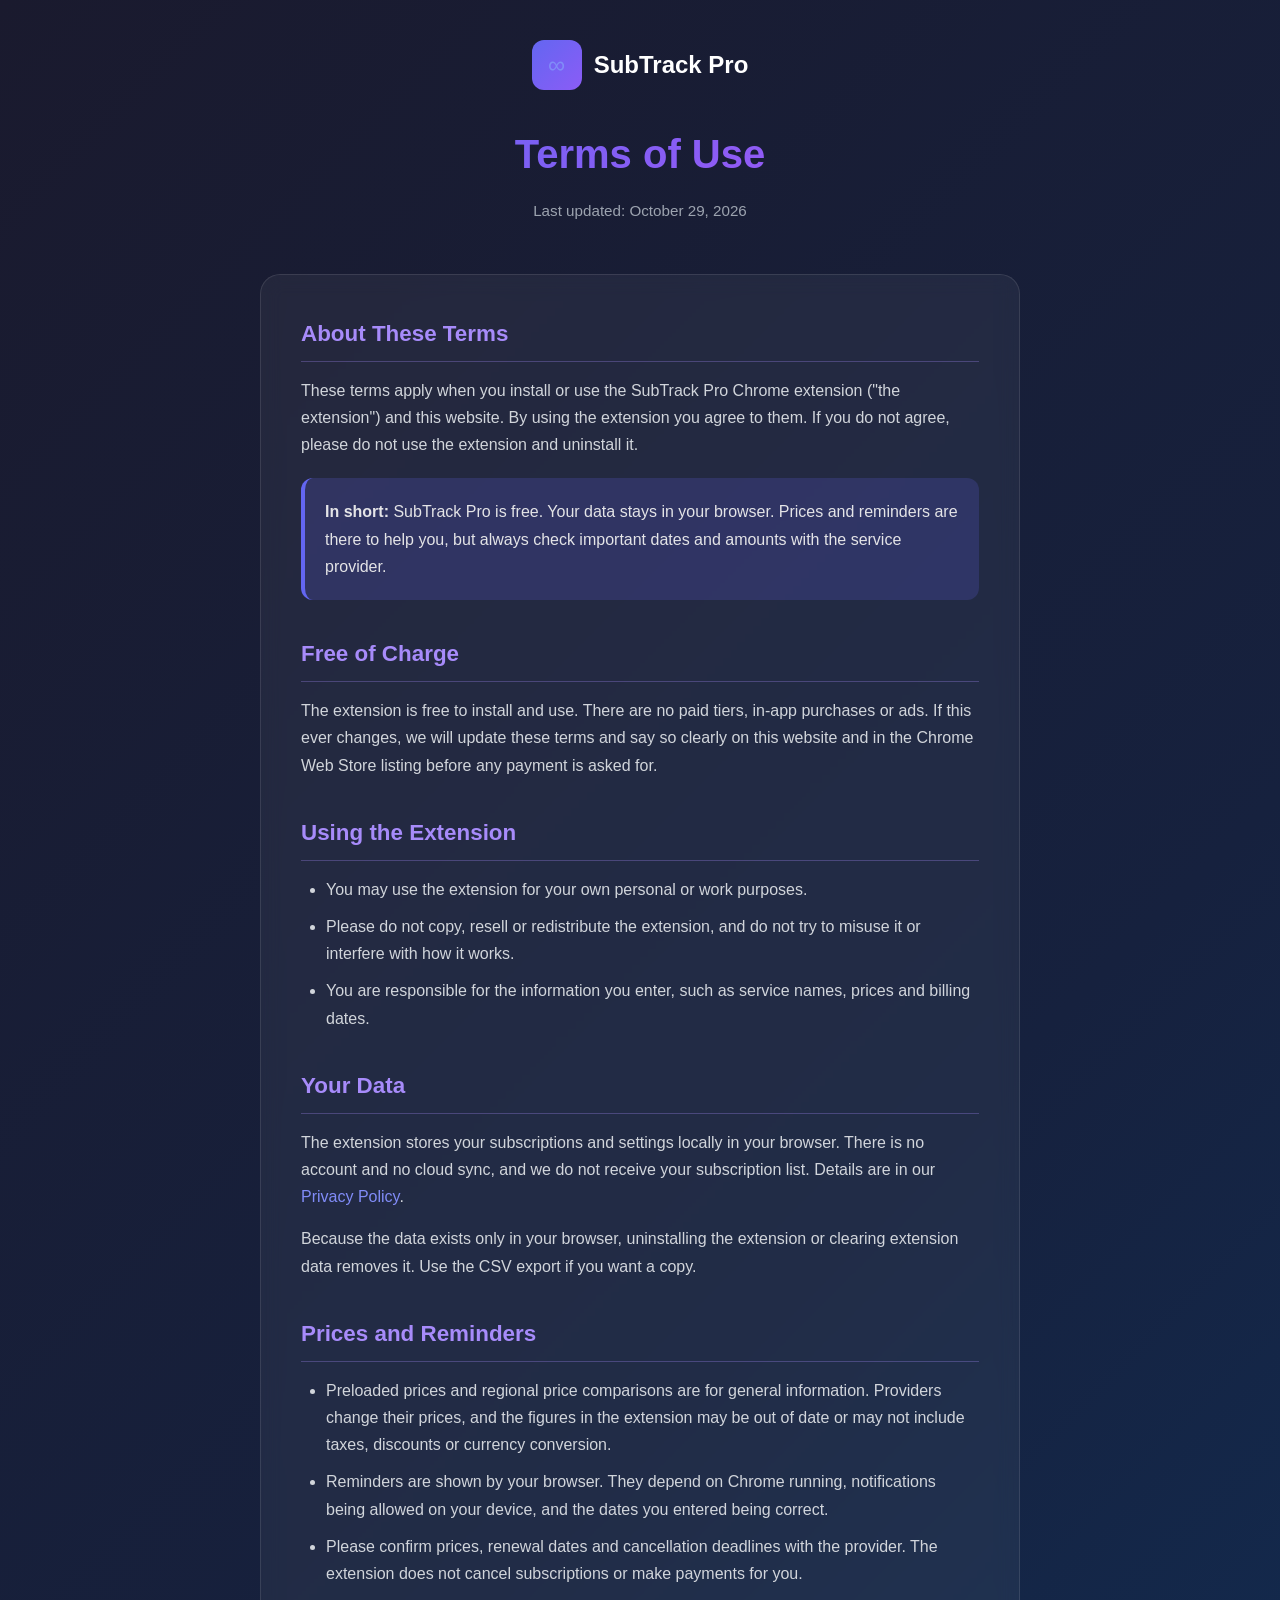
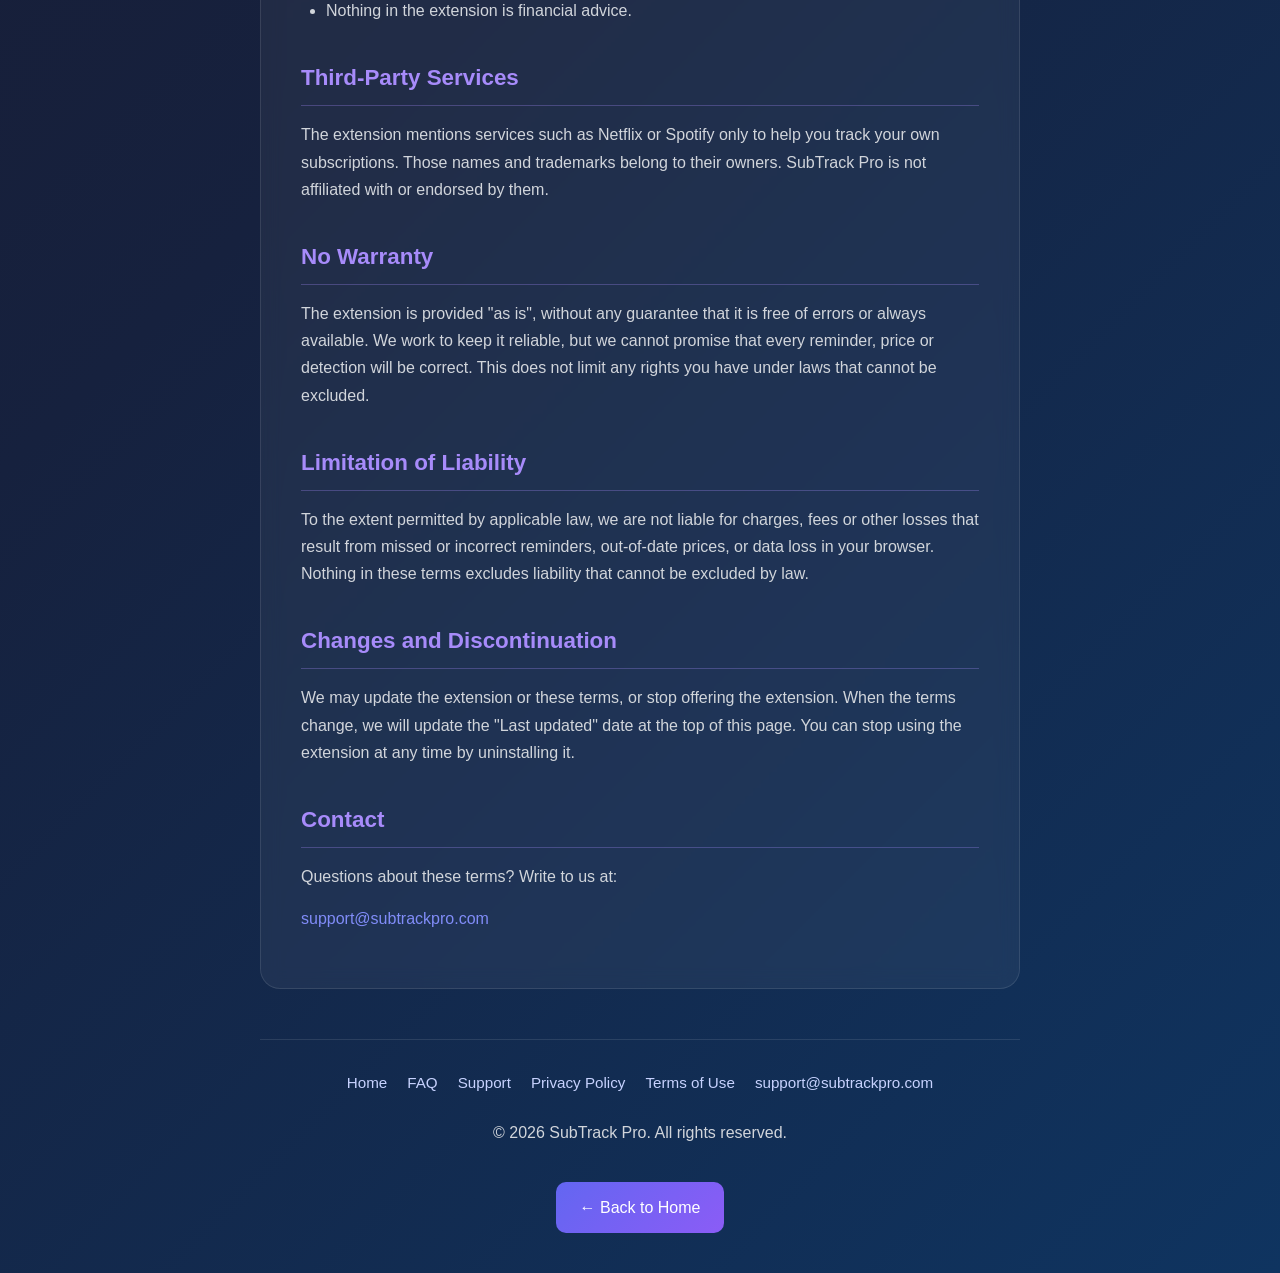
<file: terms.html>
<!DOCTYPE html>
<html lang="en">
<head>
    <meta charset="UTF-8">
    <meta name="viewport" content="width=device-width, initial-scale=1.0">
    <title>Terms of Use - SubTrack Pro</title>
    <meta name="description" content="Terms of use for SubTrack Pro, the free Chrome extension for tracking subscriptions: how you may use it, your local data and limits of liability.">
    <link rel="canonical" href="https://subtrackpro.com/terms.html">
    <meta name="theme-color" content="#1a1a2e">
    <link rel="icon" href="/favicon.ico" sizes="any">
    <link rel="icon" type="image/png" sizes="32x32" href="/favicon-32.png">
    <link rel="apple-touch-icon" href="/apple-touch-icon.png">
    <meta property="og:type" content="website">
    <meta property="og:site_name" content="SubTrack Pro">
    <meta property="og:title" content="Terms of Use - SubTrack Pro">
    <meta property="og:description" content="Terms of use for SubTrack Pro, the free Chrome extension for tracking subscriptions: how you may use it, your local data and limits of liability.">
    <meta property="og:url" content="https://subtrackpro.com/terms.html">
    <meta property="og:image" content="https://subtrackpro.com/og-image.png">
    <meta property="og:image:width" content="1280">
    <meta property="og:image:height" content="800">
    <meta property="og:image:alt" content="SubTrack Pro dashboard listing subscriptions with a monthly total and a trial-ending alert">
    <meta name="twitter:card" content="summary_large_image">
    <meta name="twitter:title" content="Terms of Use - SubTrack Pro">
    <meta name="twitter:description" content="Plain terms for using SubTrack Pro, a free Chrome extension for tracking subscriptions: free of charge, local data, and what reminders and prices can and cannot do.">
    <meta name="twitter:image" content="https://subtrackpro.com/og-image.png">
    <style>
        * {
            margin: 0;
            padding: 0;
            box-sizing: border-box;
        }

        body {
            font-family: -apple-system, BlinkMacSystemFont, 'Segoe UI', Roboto, Oxygen, Ubuntu, sans-serif;
            background: linear-gradient(135deg, #1a1a2e 0%, #16213e 50%, #0f3460 100%);
            min-height: 100vh;
            color: #e4e4e7;
            line-height: 1.7;
        }

        .container {
            max-width: 800px;
            margin: 0 auto;
            padding: 40px 20px;
        }

        header {
            text-align: center;
            margin-bottom: 50px;
        }

        .logo {
            display: inline-flex;
            align-items: center;
            gap: 12px;
            text-decoration: none;
            margin-bottom: 30px;
        }

        .logo-icon {
            width: 50px;
            height: 50px;
            background: linear-gradient(135deg, #6366f1, #8b5cf6);
            border-radius: 12px;
            display: flex;
            align-items: center;
            justify-content: center;
            font-size: 24px;
        }

        .logo-text {
            font-size: 24px;
            font-weight: 700;
            color: #fff;
        }

        h1 {
            font-size: 2.5rem;
            margin-bottom: 10px;
            background: linear-gradient(135deg, #6366f1, #a855f7);
            -webkit-background-clip: text;
            -webkit-text-fill-color: transparent;
            background-clip: text;
        }

        .last-updated {
            color: #9ca3af;
            font-size: 0.95rem;
        }

        .content {
            background: rgba(255, 255, 255, 0.05);
            border-radius: 20px;
            padding: 40px;
            backdrop-filter: blur(10px);
            border: 1px solid rgba(255, 255, 255, 0.1);
        }

        h2 {
            color: #a78bfa;
            font-size: 1.4rem;
            margin-top: 35px;
            margin-bottom: 15px;
            padding-bottom: 8px;
            border-bottom: 1px solid rgba(167, 139, 250, 0.3);
        }

        h2:first-child {
            margin-top: 0;
        }

        p {
            margin-bottom: 15px;
            color: #d1d5db;
        }

        ul {
            margin: 15px 0;
            padding-left: 25px;
        }

        li {
            margin-bottom: 10px;
            color: #d1d5db;
        }

        .highlight {
            background: rgba(99, 102, 241, 0.2);
            padding: 20px;
            border-radius: 12px;
            border-left: 4px solid #6366f1;
            margin: 20px 0;
        }

        .highlight p {
            margin: 0;
            color: #e4e4e7;
        }

        a {
            color: #818cf8;
            text-decoration: none;
            transition: color 0.2s;
        }

        a:hover {
            color: #a78bfa;
            text-decoration: underline;
        }

        footer {
            text-align: center;
            margin-top: 50px;
            padding-top: 30px;
            border-top: 1px solid rgba(255, 255, 255, 0.1);
            color: #9ca3af;
        }

        .back-link {
            display: inline-flex;
            align-items: center;
            gap: 8px;
            margin-top: 20px;
            padding: 12px 24px;
            background: linear-gradient(135deg, #6366f1, #8b5cf6);
            color: #fff;
            border-radius: 10px;
            font-weight: 500;
            transition: transform 0.2s, box-shadow 0.2s;
        }

        .back-link:hover {
            transform: translateY(-2px);
            box-shadow: 0 10px 30px rgba(99, 102, 241, 0.3);
            text-decoration: none;
        }

        .site-nav {
            display: flex;
            flex-wrap: wrap;
            justify-content: center;
            gap: 8px 20px;
            margin: 0 0 24px;
            font-size: 0.95rem;
        }

        .site-nav a {
            color: #c7d2fe;
        }

        a:focus-visible {
            outline: 3px solid #c4b5fd;
            outline-offset: 3px;
            border-radius: 6px;
        }

        .skip-link {
            position: absolute;
            left: 16px;
            top: -100px;
            background: #fff;
            color: #1a1a2e;
            padding: 10px 18px;
            border-radius: 10px;
            font-weight: 600;
            z-index: 10;
        }

        .skip-link:focus {
            top: 16px;
        }

        @media (max-width: 600px) {
            .container {
                padding: 20px 15px;
            }

            h1 {
                font-size: 1.8rem;
            }

            .content {
                padding: 25px 20px;
            }
        }
    </style>
<script data-goatcounter="https://eugent.goatcounter.com/count" async src="https://gc.zgo.at/count.js"></script>
</head>
<body>
    <a class="skip-link" href="#content">Skip to content</a>
    <div class="container">
        <header>
            <a href="/" class="logo">
                <div class="logo-icon" aria-hidden="true">∞</div>
                <span class="logo-text">SubTrack Pro</span>
            </a>
            <h1>Terms of Use</h1>
            <p class="last-updated">Last updated: October 29, 2026</p>
        </header>

        <main class="content" id="content">
            <h2>About These Terms</h2>
            <p>These terms apply when you install or use the SubTrack Pro Chrome extension ("the extension") and this website. By using the extension you agree to them. If you do not agree, please do not use the extension and uninstall it.</p>

            <div class="highlight">
                <p><strong>In short:</strong> SubTrack Pro is free. Your data stays in your browser. Prices and reminders are there to help you, but always check important dates and amounts with the service provider.</p>
            </div>

            <h2>Free of Charge</h2>
            <p>The extension is free to install and use. There are no paid tiers, in-app purchases or ads. If this ever changes, we will update these terms and say so clearly on this website and in the Chrome Web Store listing before any payment is asked for.</p>

            <h2>Using the Extension</h2>
            <ul>
                <li>You may use the extension for your own personal or work purposes.</li>
                <li>Please do not copy, resell or redistribute the extension, and do not try to misuse it or interfere with how it works.</li>
                <li>You are responsible for the information you enter, such as service names, prices and billing dates.</li>
            </ul>

            <h2>Your Data</h2>
            <p>The extension stores your subscriptions and settings locally in your browser. There is no account and no cloud sync, and we do not receive your subscription list. Details are in our <a href="/privacy.html">Privacy Policy</a>.</p>
            <p>Because the data exists only in your browser, uninstalling the extension or clearing extension data removes it. Use the CSV export if you want a copy.</p>

            <h2>Prices and Reminders</h2>
            <ul>
                <li>Preloaded prices and regional price comparisons are for general information. Providers change their prices, and the figures in the extension may be out of date or may not include taxes, discounts or currency conversion.</li>
                <li>Reminders are shown by your browser. They depend on Chrome running, notifications being allowed on your device, and the dates you entered being correct.</li>
                <li>Please confirm prices, renewal dates and cancellation deadlines with the provider. The extension does not cancel subscriptions or make payments for you.</li>
                <li>Nothing in the extension is financial advice.</li>
            </ul>

            <h2>Third-Party Services</h2>
            <p>The extension mentions services such as Netflix or Spotify only to help you track your own subscriptions. Those names and trademarks belong to their owners. SubTrack Pro is not affiliated with or endorsed by them.</p>

            <h2>No Warranty</h2>
            <p>The extension is provided "as is", without any guarantee that it is free of errors or always available. We work to keep it reliable, but we cannot promise that every reminder, price or detection will be correct. This does not limit any rights you have under laws that cannot be excluded.</p>

            <h2>Limitation of Liability</h2>
            <p>To the extent permitted by applicable law, we are not liable for charges, fees or other losses that result from missed or incorrect reminders, out-of-date prices, or data loss in your browser. Nothing in these terms excludes liability that cannot be excluded by law.</p>

            <h2>Changes and Discontinuation</h2>
            <p>We may update the extension or these terms, or stop offering the extension. When the terms change, we will update the "Last updated" date at the top of this page. You can stop using the extension at any time by uninstalling it.</p>

            <h2>Contact</h2>
            <p>Questions about these terms? Write to us at:</p>
            <p><a href="mailto:support@subtrackpro.com">support@subtrackpro.com</a></p>
        </main>

        <footer>
            <nav class="site-nav" aria-label="Footer">
                <a href="/">Home</a>
                <a href="/#faq">FAQ</a>
                <a href="/support.html">Support</a>
                <a href="/privacy.html">Privacy Policy</a>
                <a href="/terms.html">Terms of Use</a>
                <a href="mailto:support@subtrackpro.com">support@subtrackpro.com</a>
            </nav>
            <p>&copy; 2026 SubTrack Pro. All rights reserved.</p>
            <a href="/" class="back-link">
                ← Back to Home
            </a>
        </footer>
    </div>
</body>
</html>
</file>
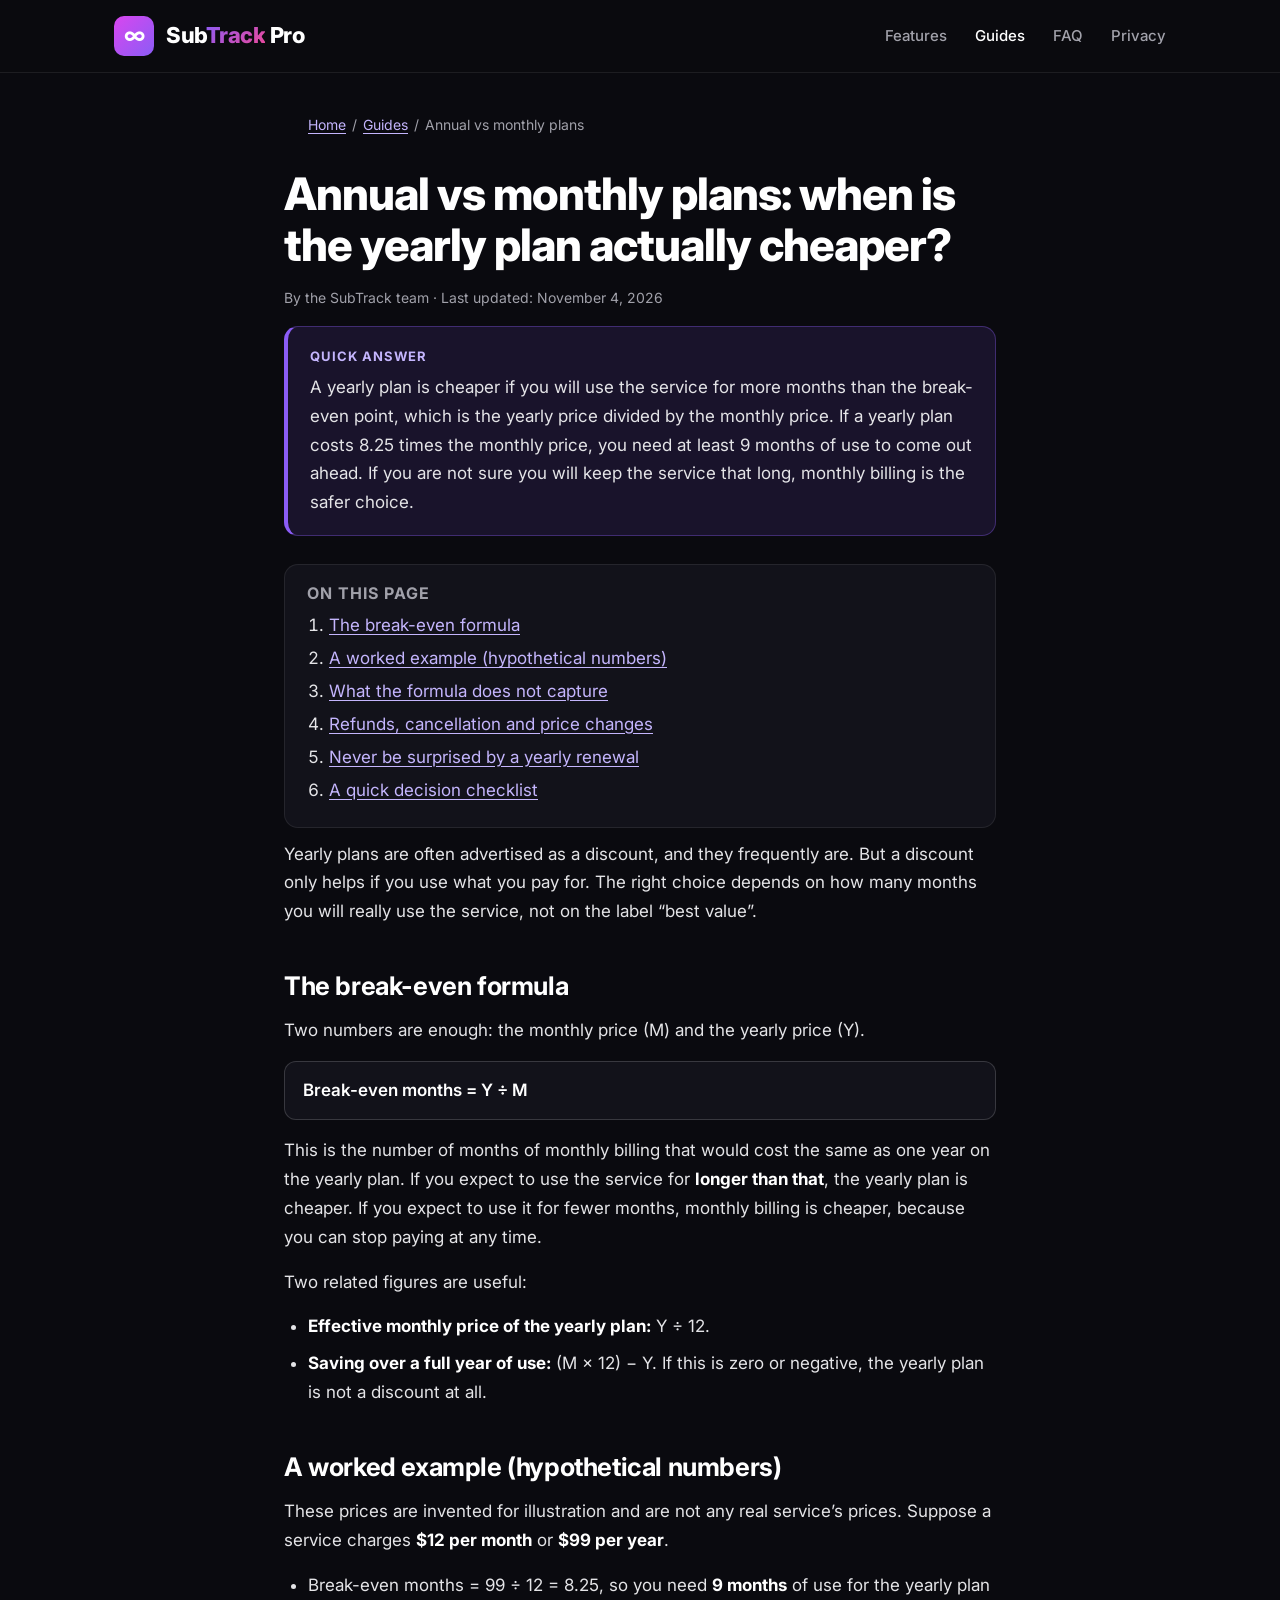
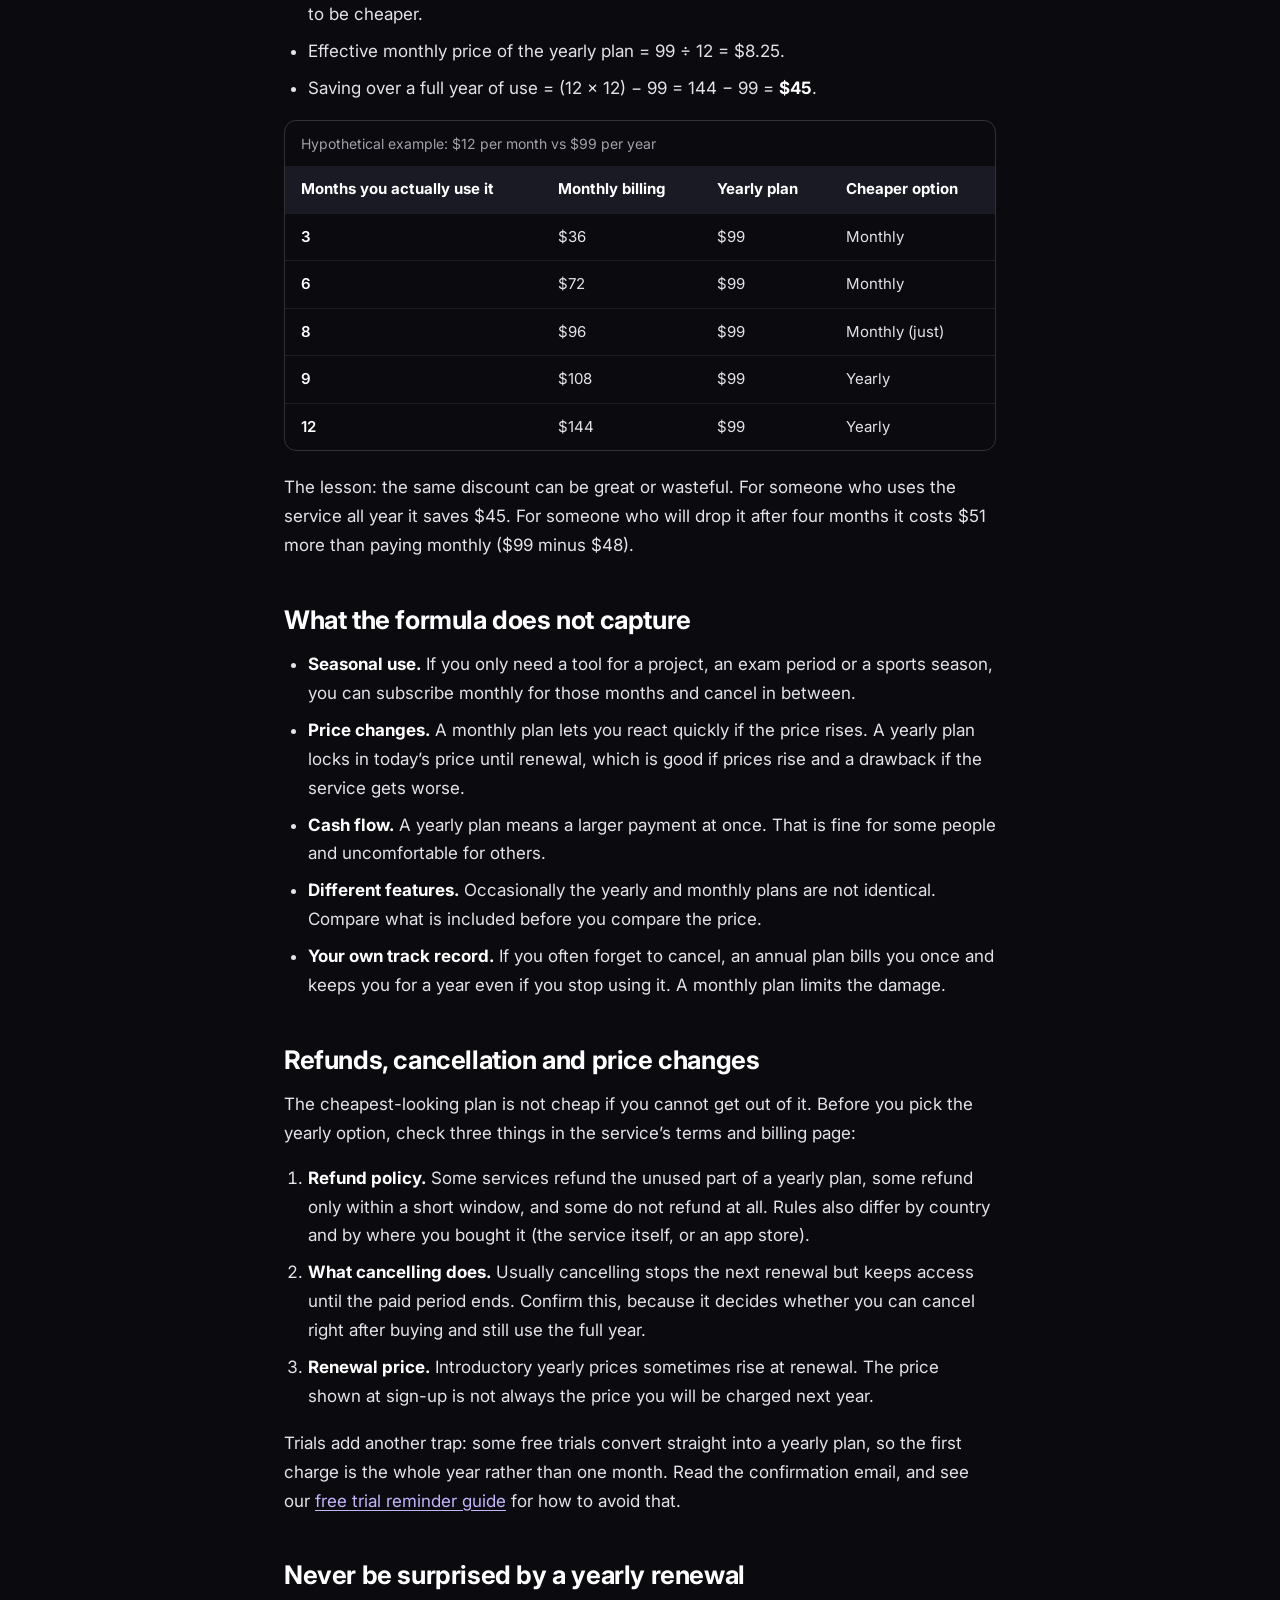
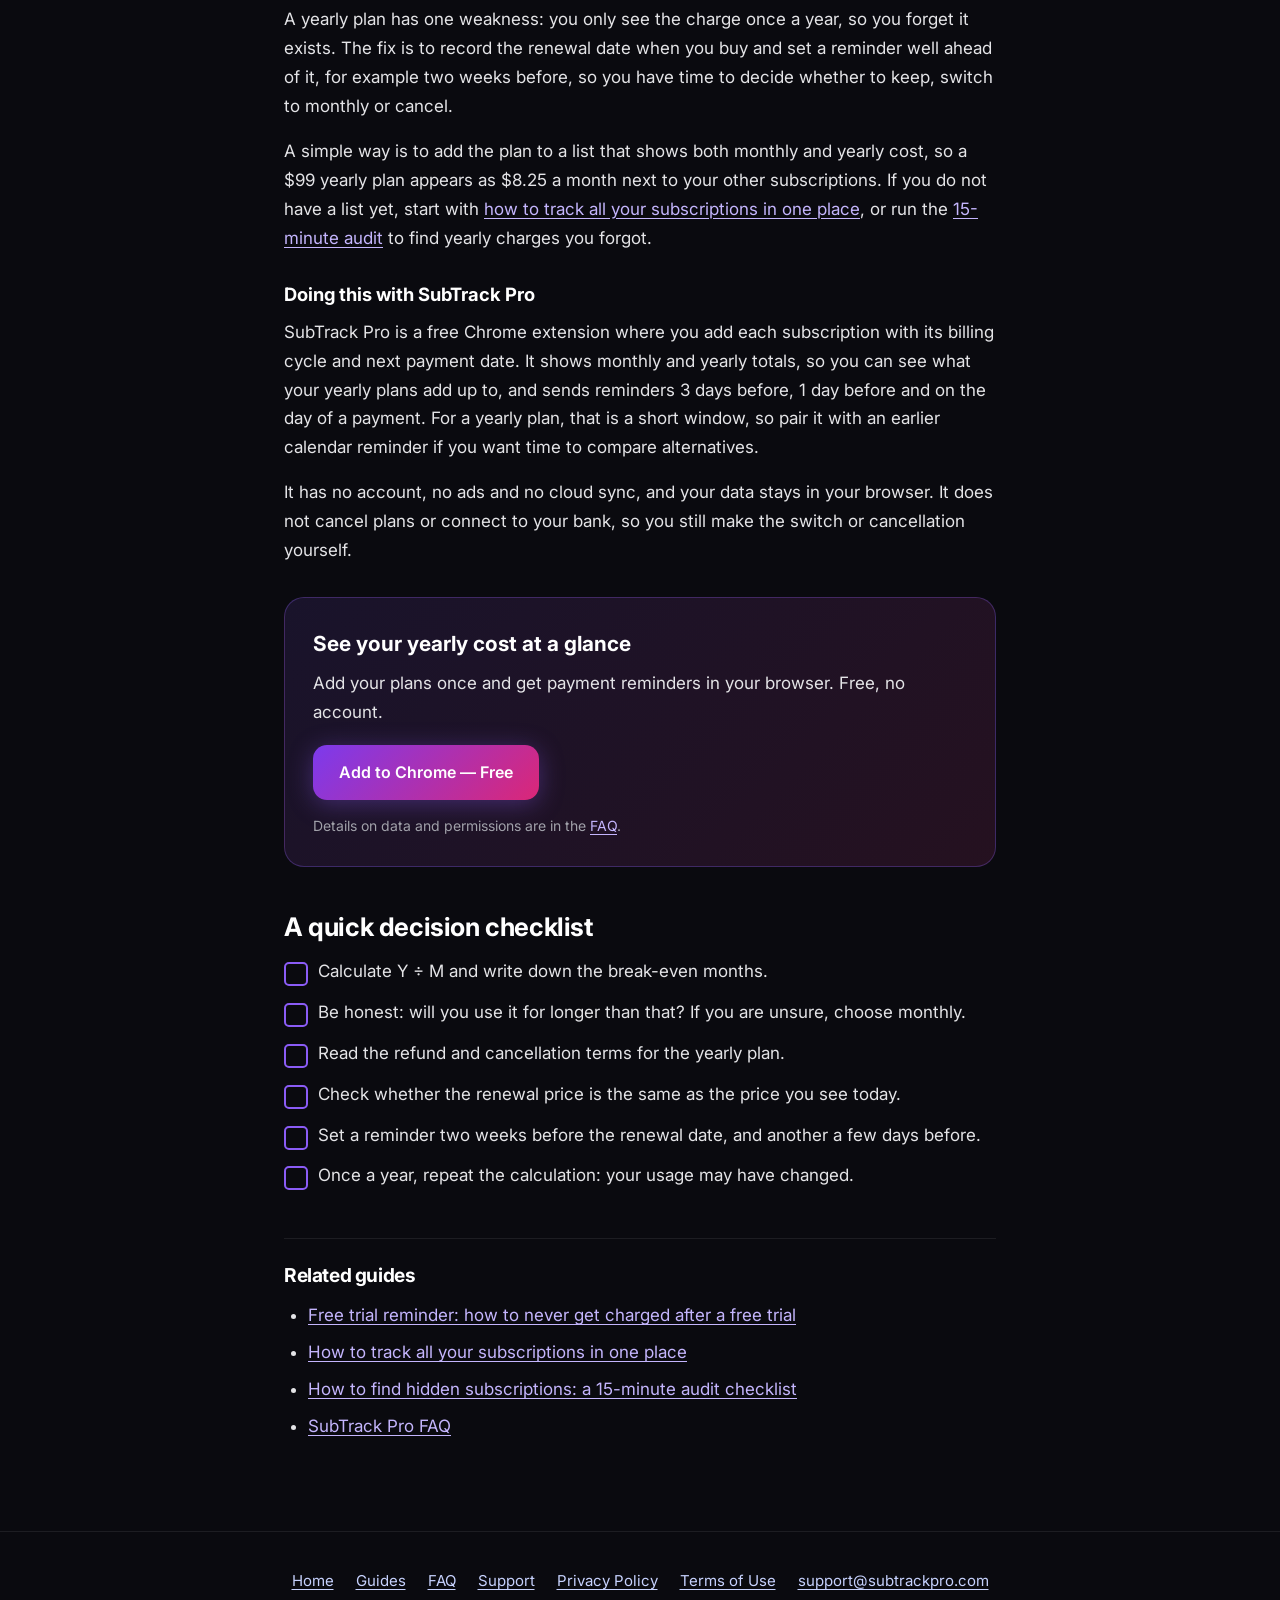
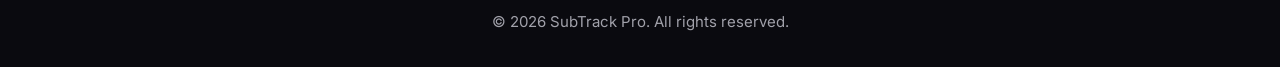
<file: guides/annual-vs-monthly-subscriptions.html>
<!DOCTYPE html>
<html lang="en">
<head>
  <meta charset="UTF-8">
  <meta name="viewport" content="width=device-width, initial-scale=1.0">
  <title>Annual vs Monthly Plans: When Is Yearly Cheaper?</title>
  <meta name="description" content="Use a simple break-even formula to see when an annual plan beats monthly billing, plus refund, cancellation and renewal-reminder caveats.">
  <link rel="canonical" href="https://subtrackpro.com/guides/annual-vs-monthly-subscriptions.html">
  <meta name="theme-color" content="#0a0a0f">

  <link rel="icon" href="/favicon.ico" sizes="any">
  <link rel="icon" type="image/png" sizes="32x32" href="/favicon-32.png">
  <link rel="apple-touch-icon" href="/apple-touch-icon.png">

  <meta property="og:type" content="article">
  <meta property="og:site_name" content="SubTrack Pro">
  <meta property="og:title" content="Annual vs Monthly Plans: When Is Yearly Cheaper?">
  <meta property="og:description" content="Use a simple break-even formula to see when an annual plan beats monthly billing, plus refund, cancellation and renewal-reminder caveats.">
  <meta property="og:url" content="https://subtrackpro.com/guides/annual-vs-monthly-subscriptions.html">
  <meta property="og:image" content="https://subtrackpro.com/og-image.png">
  <meta property="og:image:width" content="1280">
  <meta property="og:image:height" content="800">
  <meta property="og:image:alt" content="SubTrack Pro dashboard listing subscriptions with a monthly total and a trial-ending alert">
  <meta property="og:locale" content="en_US">
  <meta name="twitter:card" content="summary_large_image">
  <meta name="twitter:title" content="Annual vs Monthly Plans: When Is Yearly Cheaper?">
  <meta name="twitter:description" content="Use a simple break-even formula to see when an annual plan beats monthly billing, plus refund, cancellation and renewal-reminder caveats.">
  <meta name="twitter:image" content="https://subtrackpro.com/og-image.png">
  <meta name="twitter:image:alt" content="SubTrack Pro dashboard listing subscriptions with a monthly total and a trial-ending alert">

  <script type="application/ld+json">
  {
    "@context": "https://schema.org",
    "@type": "Article",
    "headline": "Annual vs monthly plans: when is the yearly plan actually cheaper?",
    "description": "Use a simple break-even formula to see when an annual plan beats monthly billing, plus refund, cancellation and renewal-reminder caveats.",
    "datePublished": "2026-11-04",
    "dateModified": "2026-11-04",
    "image": "https://subtrackpro.com/og-image.png",
    "mainEntityOfPage": "https://subtrackpro.com/guides/annual-vs-monthly-subscriptions.html",
    "author": { "@type": "Organization", "name": "SubTrack" },
    "publisher": { "@type": "Organization", "name": "SubTrack" }
  }
  </script>
  <script type="application/ld+json">
  {
    "@context": "https://schema.org",
    "@type": "BreadcrumbList",
    "itemListElement": [
      { "@type": "ListItem", "position": 1, "name": "Home", "item": "https://subtrackpro.com/" },
      { "@type": "ListItem", "position": 2, "name": "Guides", "item": "https://subtrackpro.com/guides/" },
      { "@type": "ListItem", "position": 3, "name": "Annual vs monthly plans", "item": "https://subtrackpro.com/guides/annual-vs-monthly-subscriptions.html" }
    ]
  }
  </script>

  <link rel="preconnect" href="https://fonts.googleapis.com">
  <link rel="preconnect" href="https://fonts.gstatic.com" crossorigin>
  <link href="https://fonts.googleapis.com/css2?family=Inter:wght@400;500;600;700;800&display=swap" rel="stylesheet">
  <link rel="stylesheet" href="/guides/guides.css">
<script data-goatcounter="https://eugent.goatcounter.com/count" async src="https://gc.zgo.at/count.js"></script>
<link rel="alternate" type="application/rss+xml" title="SubTrack Pro Guides" href="https://subtrackpro.com/guides/feed.xml">
</head>
<body>
  <a class="skip-link" href="#content">Skip to content</a>
  <header class="site-header">
    <div class="wrap">
      <a href="/" class="brand"><span class="brand-icon" aria-hidden="true">∞</span><span class="brand-text">Sub<span>Track</span> Pro</span></a>
      <nav aria-label="Main">
        <a href="/#features">Features</a>
        <a href="/guides/" aria-current="page">Guides</a>
        <a href="/#faq">FAQ</a>
        <a href="/privacy.html">Privacy</a>
      </nav>
    </div>
  </header>

  <main id="content">
    <article class="article">
      <nav class="breadcrumbs" aria-label="Breadcrumb">
        <ol>
          <li><a href="/">Home</a></li>
          <li><a href="/guides/">Guides</a></li>
          <li aria-current="page">Annual vs monthly plans</li>
        </ol>
      </nav>

      <h1>Annual vs monthly plans: when is the yearly plan actually cheaper?</h1>
      <p class="byline">By the SubTrack team · Last updated: November 4, 2026</p>

      <div class="quick-answer">
        <span class="label">Quick answer</span>
        <p>A yearly plan is cheaper if you will use the service for more months than the break-even point, which is the yearly price divided by the monthly price. If a yearly plan costs 8.25 times the monthly price, you need at least 9 months of use to come out ahead. If you are not sure you will keep the service that long, monthly billing is the safer choice.</p>
      </div>

      <nav class="toc" aria-label="Table of contents">
        <h2>On this page</h2>
        <ol>
          <li><a href="#formula">The break-even formula</a></li>
          <li><a href="#example">A worked example (hypothetical numbers)</a></li>
          <li><a href="#beyond-price">What the formula does not capture</a></li>
          <li><a href="#caveats">Refunds, cancellation and price changes</a></li>
          <li><a href="#reminder">Never be surprised by a yearly renewal</a></li>
          <li><a href="#checklist">A quick decision checklist</a></li>
        </ol>
      </nav>

      <p>Yearly plans are often advertised as a discount, and they frequently are. But a discount only helps if you use what you pay for. The right choice depends on how many months you will really use the service, not on the label &ldquo;best value&rdquo;.</p>

      <h2 id="formula">The break-even formula</h2>
      <p>Two numbers are enough: the monthly price (M) and the yearly price (Y).</p>
      <p class="formula">Break-even months = Y ÷ M</p>
      <p>This is the number of months of monthly billing that would cost the same as one year on the yearly plan. If you expect to use the service for <strong>longer than that</strong>, the yearly plan is cheaper. If you expect to use it for fewer months, monthly billing is cheaper, because you can stop paying at any time.</p>
      <p>Two related figures are useful:</p>
      <ul>
        <li><strong>Effective monthly price of the yearly plan:</strong> Y ÷ 12.</li>
        <li><strong>Saving over a full year of use:</strong> (M × 12) − Y. If this is zero or negative, the yearly plan is not a discount at all.</li>
      </ul>

      <h2 id="example">A worked example (hypothetical numbers)</h2>
      <p>These prices are invented for illustration and are not any real service&rsquo;s prices. Suppose a service charges <strong>$12 per month</strong> or <strong>$99 per year</strong>.</p>
      <ul>
        <li>Break-even months = 99 ÷ 12 = 8.25, so you need <strong>9 months</strong> of use for the yearly plan to be cheaper.</li>
        <li>Effective monthly price of the yearly plan = 99 ÷ 12 = $8.25.</li>
        <li>Saving over a full year of use = (12 × 12) − 99 = 144 − 99 = <strong>$45</strong>.</li>
      </ul>
      <div class="table-wrap" role="region" aria-label="Worked example comparing monthly and yearly cost" tabindex="0">
        <table>
          <caption>Hypothetical example: $12 per month vs $99 per year</caption>
          <thead>
            <tr><th scope="col">Months you actually use it</th><th scope="col">Monthly billing</th><th scope="col">Yearly plan</th><th scope="col">Cheaper option</th></tr>
          </thead>
          <tbody>
            <tr><th scope="row">3</th><td>$36</td><td>$99</td><td>Monthly</td></tr>
            <tr><th scope="row">6</th><td>$72</td><td>$99</td><td>Monthly</td></tr>
            <tr><th scope="row">8</th><td>$96</td><td>$99</td><td>Monthly (just)</td></tr>
            <tr><th scope="row">9</th><td>$108</td><td>$99</td><td>Yearly</td></tr>
            <tr><th scope="row">12</th><td>$144</td><td>$99</td><td>Yearly</td></tr>
          </tbody>
        </table>
      </div>
      <p>The lesson: the same discount can be great or wasteful. For someone who uses the service all year it saves $45. For someone who will drop it after four months it costs $51 more than paying monthly ($99 minus $48).</p>

      <h2 id="beyond-price">What the formula does not capture</h2>
      <ul>
        <li><strong>Seasonal use.</strong> If you only need a tool for a project, an exam period or a sports season, you can subscribe monthly for those months and cancel in between.</li>
        <li><strong>Price changes.</strong> A monthly plan lets you react quickly if the price rises. A yearly plan locks in today&rsquo;s price until renewal, which is good if prices rise and a drawback if the service gets worse.</li>
        <li><strong>Cash flow.</strong> A yearly plan means a larger payment at once. That is fine for some people and uncomfortable for others.</li>
        <li><strong>Different features.</strong> Occasionally the yearly and monthly plans are not identical. Compare what is included before you compare the price.</li>
        <li><strong>Your own track record.</strong> If you often forget to cancel, an annual plan bills you once and keeps you for a year even if you stop using it. A monthly plan limits the damage.</li>
      </ul>

      <h2 id="caveats">Refunds, cancellation and price changes</h2>
      <p>The cheapest-looking plan is not cheap if you cannot get out of it. Before you pick the yearly option, check three things in the service&rsquo;s terms and billing page:</p>
      <ol>
        <li><strong>Refund policy.</strong> Some services refund the unused part of a yearly plan, some refund only within a short window, and some do not refund at all. Rules also differ by country and by where you bought it (the service itself, or an app store).</li>
        <li><strong>What cancelling does.</strong> Usually cancelling stops the next renewal but keeps access until the paid period ends. Confirm this, because it decides whether you can cancel right after buying and still use the full year.</li>
        <li><strong>Renewal price.</strong> Introductory yearly prices sometimes rise at renewal. The price shown at sign-up is not always the price you will be charged next year.</li>
      </ol>
      <p>Trials add another trap: some free trials convert straight into a yearly plan, so the first charge is the whole year rather than one month. Read the confirmation email, and see our <a href="/guides/free-trial-reminder.html">free trial reminder guide</a> for how to avoid that.</p>

      <h2 id="reminder">Never be surprised by a yearly renewal</h2>
      <p>A yearly plan has one weakness: you only see the charge once a year, so you forget it exists. The fix is to record the renewal date when you buy and set a reminder well ahead of it, for example two weeks before, so you have time to decide whether to keep, switch to monthly or cancel.</p>
      <p>A simple way is to add the plan to a list that shows both monthly and yearly cost, so a $99 yearly plan appears as $8.25 a month next to your other subscriptions. If you do not have a list yet, start with <a href="/guides/track-all-subscriptions.html">how to track all your subscriptions in one place</a>, or run the <a href="/guides/find-hidden-subscriptions.html">15-minute audit</a> to find yearly charges you forgot.</p>

      <h3>Doing this with SubTrack Pro</h3>
      <p>SubTrack Pro is a free Chrome extension where you add each subscription with its billing cycle and next payment date. It shows monthly and yearly totals, so you can see what your yearly plans add up to, and sends reminders 3 days before, 1 day before and on the day of a payment. For a yearly plan, that is a short window, so pair it with an earlier calendar reminder if you want time to compare alternatives.</p>
      <p>It has no account, no ads and no cloud sync, and your data stays in your browser. It does not cancel plans or connect to your bank, so you still make the switch or cancellation yourself.</p>

      <div class="cta-box">
        <h3>See your yearly cost at a glance</h3>
        <p>Add your plans once and get payment reminders in your browser. Free, no account.</p>
        <a class="btn" href="https://chromewebstore.google.com/detail/subtrack-pro-subscription/onihigoabcmgbbacpkfanigieakbacjb?utm_source=blog&amp;utm_medium=article&amp;utm_content=annual-vs-monthly-subscriptions" data-goatcounter-click="add-to-chrome-blog-annual-vs-monthly-subscriptions" data-goatcounter-title="Add to Chrome (blog: annual-vs-monthly-subscriptions)" target="_blank" rel="noopener">Add to Chrome — Free</a>
        <p class="fine">Details on data and permissions are in the <a href="/#faq">FAQ</a>.</p>
      </div>

      <h2 id="checklist">A quick decision checklist</h2>
      <ul class="checklist">
        <li>Calculate Y ÷ M and write down the break-even months.</li>
        <li>Be honest: will you use it for longer than that? If you are unsure, choose monthly.</li>
        <li>Read the refund and cancellation terms for the yearly plan.</li>
        <li>Check whether the renewal price is the same as the price you see today.</li>
        <li>Set a reminder two weeks before the renewal date, and another a few days before.</li>
        <li>Once a year, repeat the calculation: your usage may have changed.</li>
      </ul>

      <div class="related">
        <h2>Related guides</h2>
        <ul>
          <li><a href="/guides/free-trial-reminder.html">Free trial reminder: how to never get charged after a free trial</a></li>
          <li><a href="/guides/track-all-subscriptions.html">How to track all your subscriptions in one place</a></li>
          <li><a href="/guides/find-hidden-subscriptions.html">How to find hidden subscriptions: a 15-minute audit checklist</a></li>
          <li><a href="/#faq">SubTrack Pro FAQ</a></li>
        </ul>
      </div>
    </article>
  </main>

  <footer class="site-footer">
    <div class="wrap">
      <nav aria-label="Footer">
        <a href="/">Home</a>
        <a href="/guides/">Guides</a>
        <a href="/#faq">FAQ</a>
        <a href="/support.html">Support</a>
        <a href="/privacy.html">Privacy Policy</a>
        <a href="/terms.html">Terms of Use</a>
        <a href="mailto:support@subtrackpro.com">support@subtrackpro.com</a>
      </nav>
      <p>&copy; 2026 SubTrack Pro. All rights reserved.</p>
    </div>
  </footer>
</body>
</html>
</file>
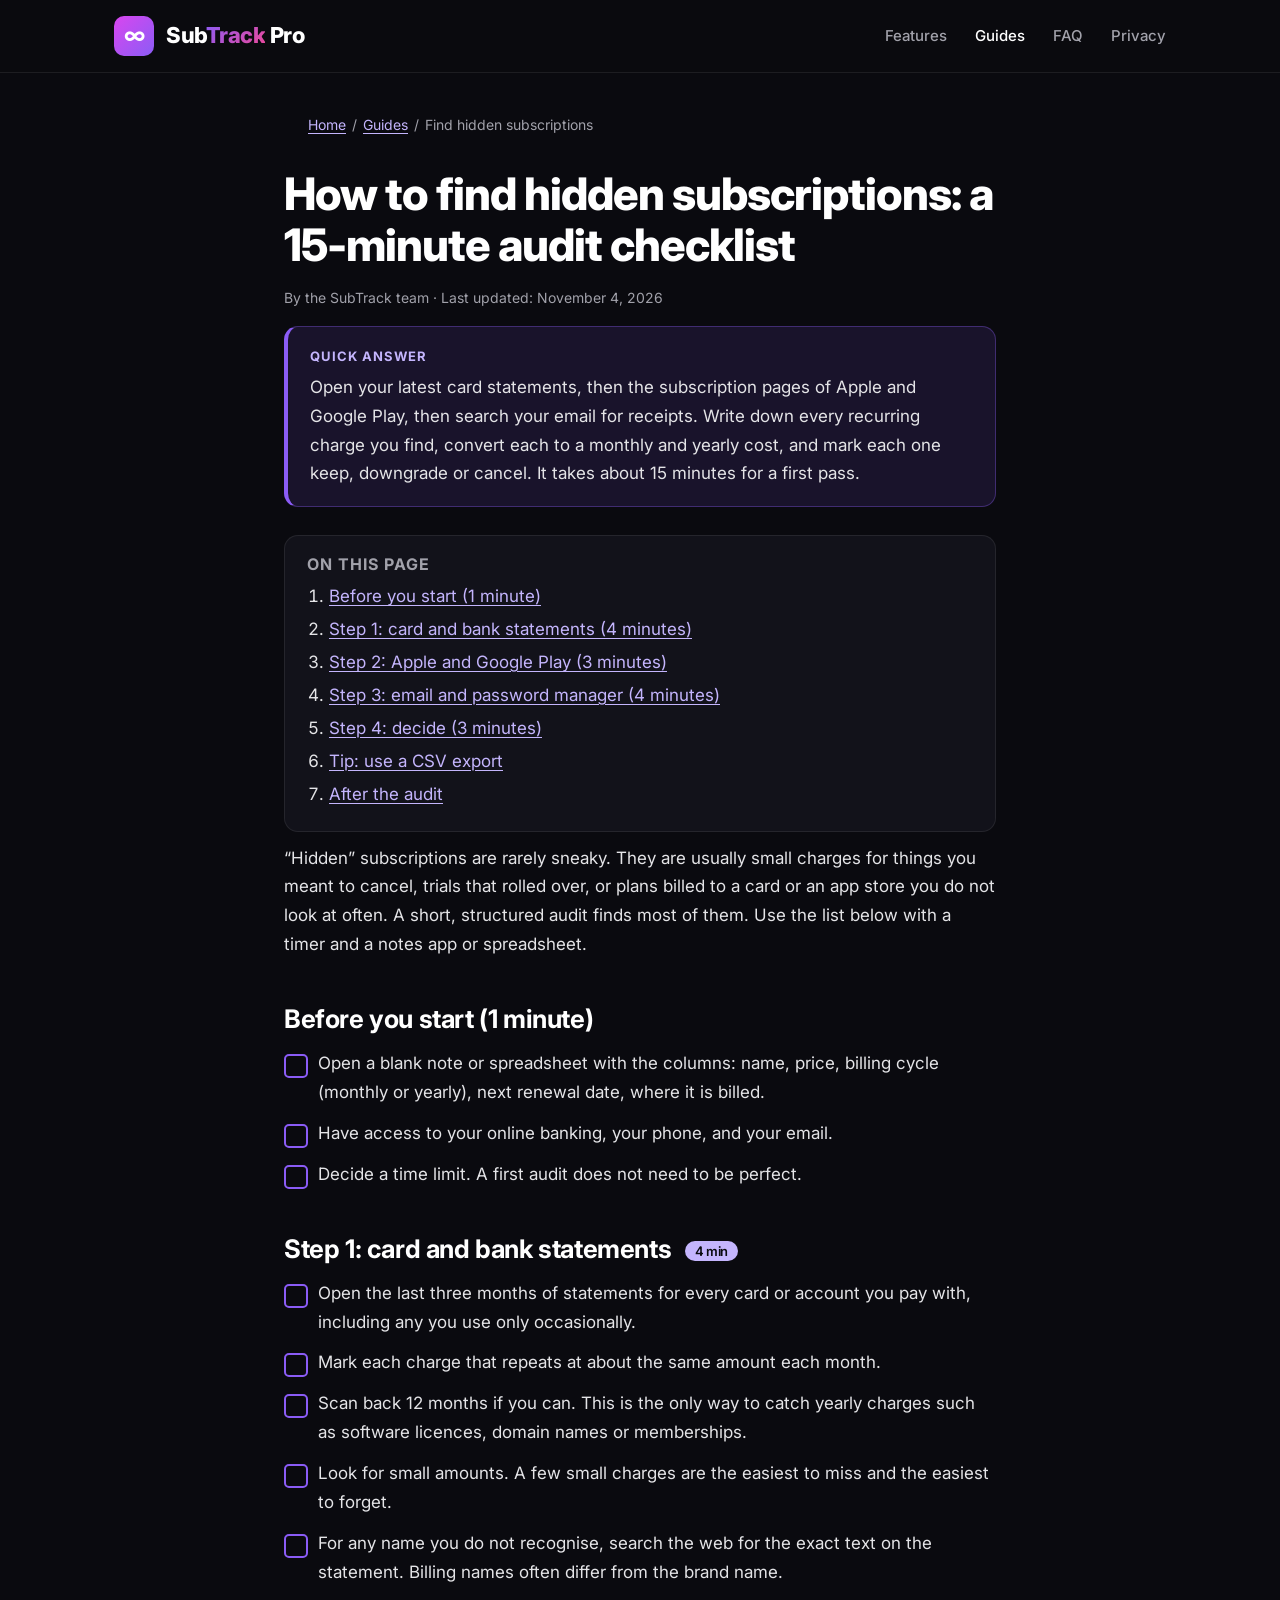
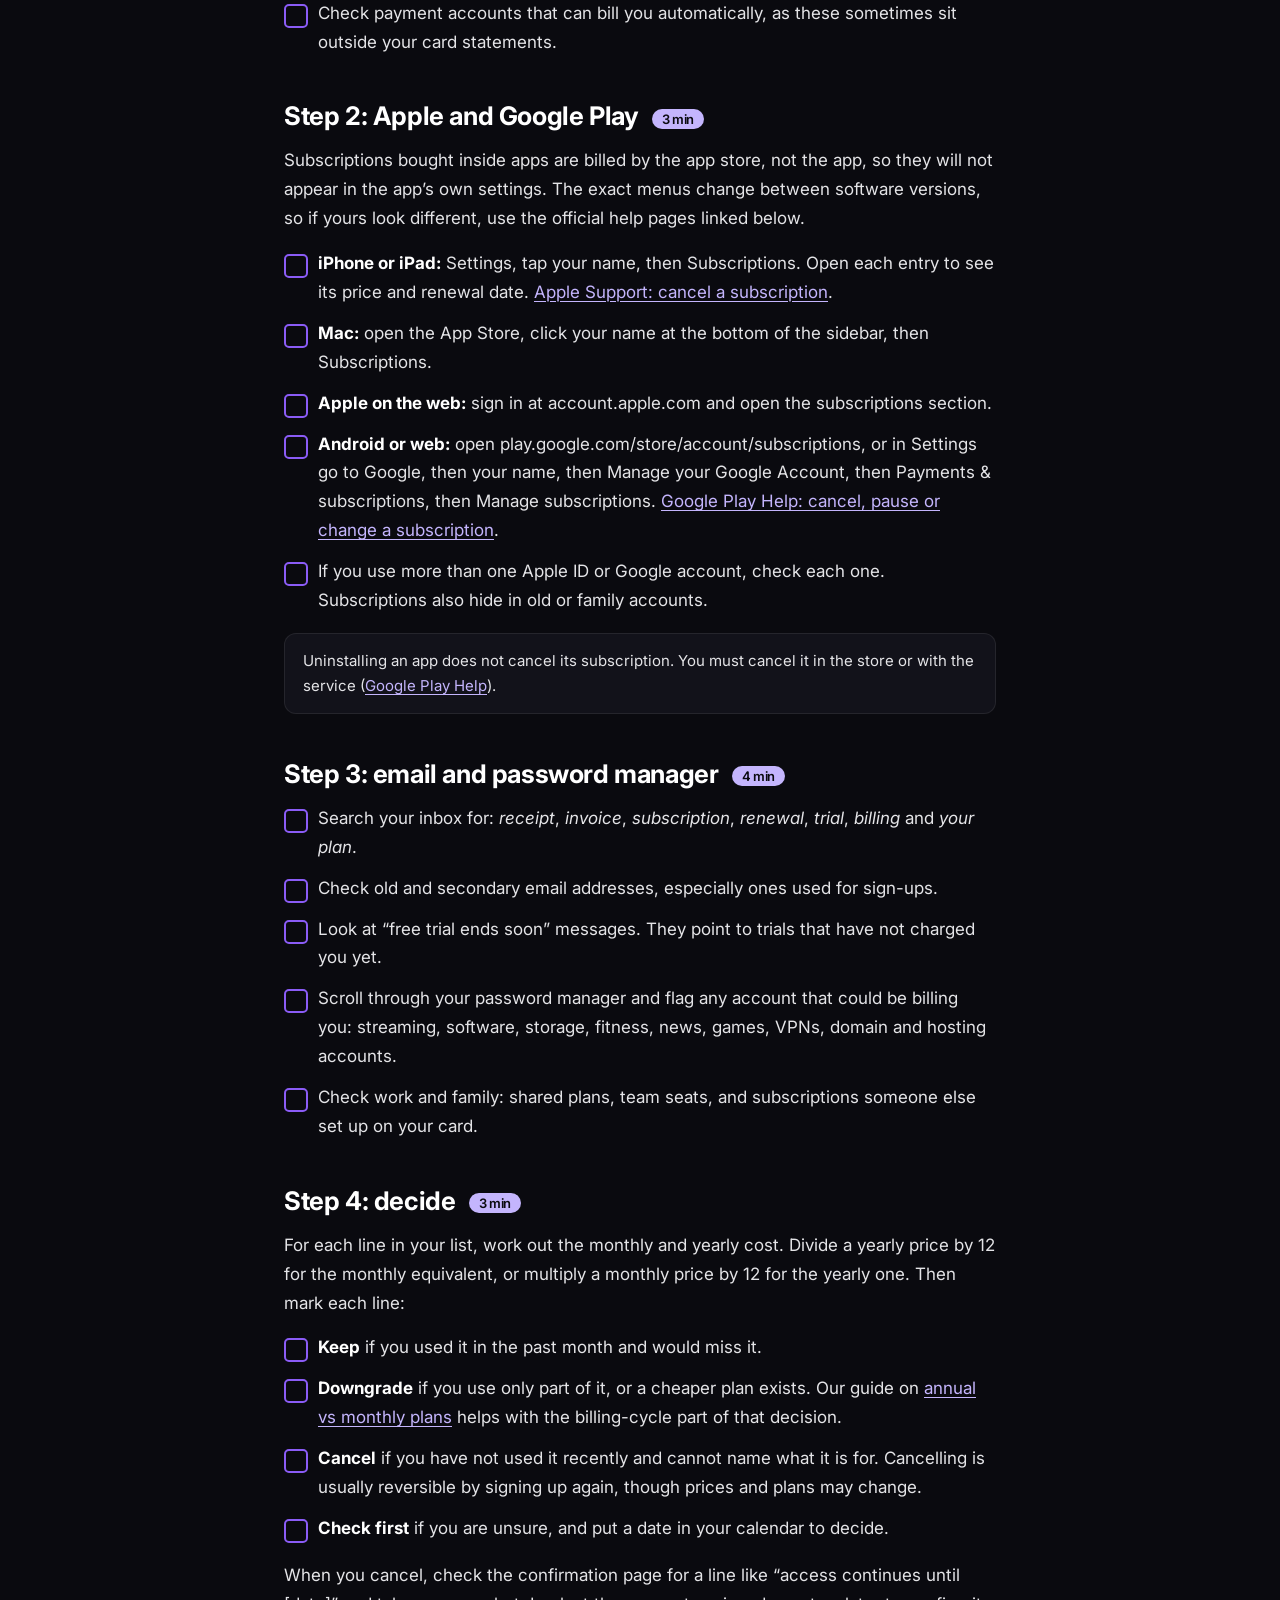
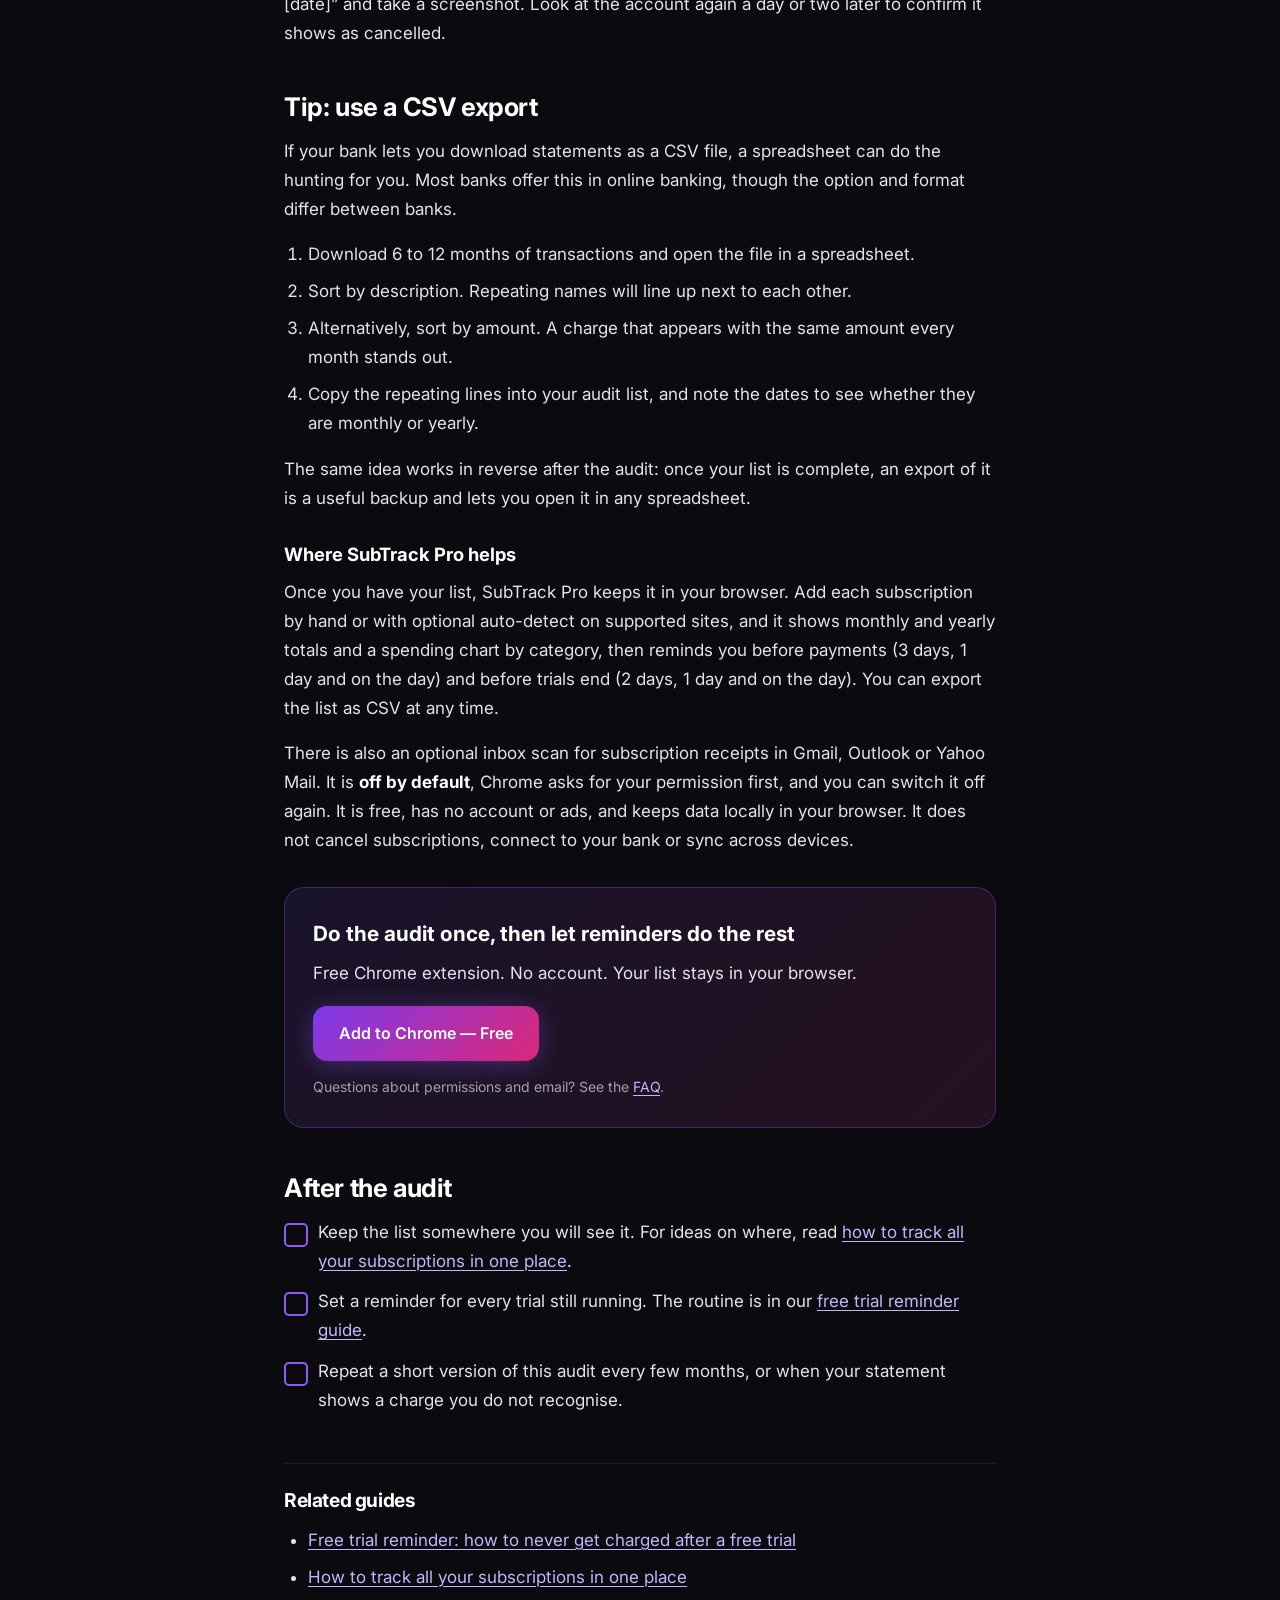
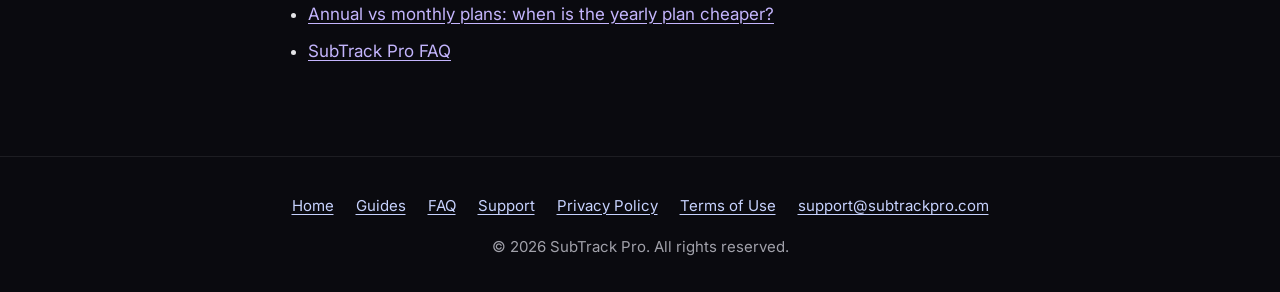
<file: guides/find-hidden-subscriptions.html>
<!DOCTYPE html>
<html lang="en">
<head>
  <meta charset="UTF-8">
  <meta name="viewport" content="width=device-width, initial-scale=1.0">
  <title>Find Hidden Subscriptions: A 15-Minute Audit Checklist</title>
  <meta name="description" content="A 15-minute checklist to uncover forgotten subscriptions in card statements, Apple and Google Play settings, email receipts and a CSV export.">
  <link rel="canonical" href="https://subtrackpro.com/guides/find-hidden-subscriptions.html">
  <meta name="theme-color" content="#0a0a0f">

  <link rel="icon" href="/favicon.ico" sizes="any">
  <link rel="icon" type="image/png" sizes="32x32" href="/favicon-32.png">
  <link rel="apple-touch-icon" href="/apple-touch-icon.png">

  <meta property="og:type" content="article">
  <meta property="og:site_name" content="SubTrack Pro">
  <meta property="og:title" content="Find Hidden Subscriptions: A 15-Minute Audit Checklist">
  <meta property="og:description" content="A 15-minute checklist to uncover forgotten subscriptions in card statements, Apple and Google Play settings, email receipts and a CSV export.">
  <meta property="og:url" content="https://subtrackpro.com/guides/find-hidden-subscriptions.html">
  <meta property="og:image" content="https://subtrackpro.com/og-image.png">
  <meta property="og:image:width" content="1280">
  <meta property="og:image:height" content="800">
  <meta property="og:image:alt" content="SubTrack Pro dashboard listing subscriptions with a monthly total and a trial-ending alert">
  <meta property="og:locale" content="en_US">
  <meta name="twitter:card" content="summary_large_image">
  <meta name="twitter:title" content="Find Hidden Subscriptions: A 15-Minute Audit Checklist">
  <meta name="twitter:description" content="A 15-minute checklist to uncover forgotten subscriptions in card statements, Apple and Google Play settings, email receipts and a CSV export.">
  <meta name="twitter:image" content="https://subtrackpro.com/og-image.png">
  <meta name="twitter:image:alt" content="SubTrack Pro dashboard listing subscriptions with a monthly total and a trial-ending alert">

  <script type="application/ld+json">
  {
    "@context": "https://schema.org",
    "@type": "Article",
    "headline": "How to find hidden subscriptions: a 15-minute audit checklist",
    "description": "A 15-minute checklist to uncover forgotten subscriptions in card statements, Apple and Google Play settings, email receipts and a CSV export.",
    "datePublished": "2026-11-04",
    "dateModified": "2026-11-04",
    "image": "https://subtrackpro.com/og-image.png",
    "mainEntityOfPage": "https://subtrackpro.com/guides/find-hidden-subscriptions.html",
    "author": { "@type": "Organization", "name": "SubTrack" },
    "publisher": { "@type": "Organization", "name": "SubTrack" }
  }
  </script>
  <script type="application/ld+json">
  {
    "@context": "https://schema.org",
    "@type": "BreadcrumbList",
    "itemListElement": [
      { "@type": "ListItem", "position": 1, "name": "Home", "item": "https://subtrackpro.com/" },
      { "@type": "ListItem", "position": 2, "name": "Guides", "item": "https://subtrackpro.com/guides/" },
      { "@type": "ListItem", "position": 3, "name": "Find hidden subscriptions", "item": "https://subtrackpro.com/guides/find-hidden-subscriptions.html" }
    ]
  }
  </script>

  <link rel="preconnect" href="https://fonts.googleapis.com">
  <link rel="preconnect" href="https://fonts.gstatic.com" crossorigin>
  <link href="https://fonts.googleapis.com/css2?family=Inter:wght@400;500;600;700;800&display=swap" rel="stylesheet">
  <link rel="stylesheet" href="/guides/guides.css">
<script data-goatcounter="https://eugent.goatcounter.com/count" async src="https://gc.zgo.at/count.js"></script>
<link rel="alternate" type="application/rss+xml" title="SubTrack Pro Guides" href="https://subtrackpro.com/guides/feed.xml">
</head>
<body>
  <a class="skip-link" href="#content">Skip to content</a>
  <header class="site-header">
    <div class="wrap">
      <a href="/" class="brand"><span class="brand-icon" aria-hidden="true">∞</span><span class="brand-text">Sub<span>Track</span> Pro</span></a>
      <nav aria-label="Main">
        <a href="/#features">Features</a>
        <a href="/guides/" aria-current="page">Guides</a>
        <a href="/#faq">FAQ</a>
        <a href="/privacy.html">Privacy</a>
      </nav>
    </div>
  </header>

  <main id="content">
    <article class="article">
      <nav class="breadcrumbs" aria-label="Breadcrumb">
        <ol>
          <li><a href="/">Home</a></li>
          <li><a href="/guides/">Guides</a></li>
          <li aria-current="page">Find hidden subscriptions</li>
        </ol>
      </nav>

      <h1>How to find hidden subscriptions: a 15-minute audit checklist</h1>
      <p class="byline">By the SubTrack team · Last updated: November 4, 2026</p>

      <div class="quick-answer">
        <span class="label">Quick answer</span>
        <p>Open your latest card statements, then the subscription pages of Apple and Google Play, then search your email for receipts. Write down every recurring charge you find, convert each to a monthly and yearly cost, and mark each one keep, downgrade or cancel. It takes about 15 minutes for a first pass.</p>
      </div>

      <nav class="toc" aria-label="Table of contents">
        <h2>On this page</h2>
        <ol>
          <li><a href="#prepare">Before you start (1 minute)</a></li>
          <li><a href="#statements">Step 1: card and bank statements (4 minutes)</a></li>
          <li><a href="#stores">Step 2: Apple and Google Play (3 minutes)</a></li>
          <li><a href="#email">Step 3: email and password manager (4 minutes)</a></li>
          <li><a href="#decide">Step 4: decide (3 minutes)</a></li>
          <li><a href="#csv">Tip: use a CSV export</a></li>
          <li><a href="#after">After the audit</a></li>
        </ol>
      </nav>

      <p>&ldquo;Hidden&rdquo; subscriptions are rarely sneaky. They are usually small charges for things you meant to cancel, trials that rolled over, or plans billed to a card or an app store you do not look at often. A short, structured audit finds most of them. Use the list below with a timer and a notes app or spreadsheet.</p>

      <h2 id="prepare">Before you start (1 minute)</h2>
      <ul class="checklist">
        <li>Open a blank note or spreadsheet with the columns: name, price, billing cycle (monthly or yearly), next renewal date, where it is billed.</li>
        <li>Have access to your online banking, your phone, and your email.</li>
        <li>Decide a time limit. A first audit does not need to be perfect.</li>
      </ul>

      <h2 id="statements">Step 1: card and bank statements <span class="step-time">4 min</span></h2>
      <ul class="checklist">
        <li>Open the last three months of statements for every card or account you pay with, including any you use only occasionally.</li>
        <li>Mark each charge that repeats at about the same amount each month.</li>
        <li>Scan back 12 months if you can. This is the only way to catch yearly charges such as software licences, domain names or memberships.</li>
        <li>Look for small amounts. A few small charges are the easiest to miss and the easiest to forget.</li>
        <li>For any name you do not recognise, search the web for the exact text on the statement. Billing names often differ from the brand name.</li>
        <li>Check payment accounts that can bill you automatically, as these sometimes sit outside your card statements.</li>
      </ul>

      <h2 id="stores">Step 2: Apple and Google Play <span class="step-time">3 min</span></h2>
      <p>Subscriptions bought inside apps are billed by the app store, not the app, so they will not appear in the app&rsquo;s own settings. The exact menus change between software versions, so if yours look different, use the official help pages linked below.</p>
      <ul class="checklist">
        <li><strong>iPhone or iPad:</strong> Settings, tap your name, then Subscriptions. Open each entry to see its price and renewal date. <a href="https://support.apple.com/en-us/118428" target="_blank" rel="noopener">Apple Support: cancel a subscription</a>.</li>
        <li><strong>Mac:</strong> open the App Store, click your name at the bottom of the sidebar, then Subscriptions.</li>
        <li><strong>Apple on the web:</strong> sign in at account.apple.com and open the subscriptions section.</li>
        <li><strong>Android or web:</strong> open play.google.com/store/account/subscriptions, or in Settings go to Google, then your name, then Manage your Google Account, then Payments &amp; subscriptions, then Manage subscriptions. <a href="https://support.google.com/googleplay/answer/7018481" target="_blank" rel="noopener">Google Play Help: cancel, pause or change a subscription</a>.</li>
        <li>If you use more than one Apple ID or Google account, check each one. Subscriptions also hide in old or family accounts.</li>
      </ul>
      <div class="note">Uninstalling an app does not cancel its subscription. You must cancel it in the store or with the service (<a href="https://support.google.com/googleplay/answer/7018481" target="_blank" rel="noopener">Google Play Help</a>).</div>

      <h2 id="email">Step 3: email and password manager <span class="step-time">4 min</span></h2>
      <ul class="checklist">
        <li>Search your inbox for: <em>receipt</em>, <em>invoice</em>, <em>subscription</em>, <em>renewal</em>, <em>trial</em>, <em>billing</em> and <em>your plan</em>.</li>
        <li>Check old and secondary email addresses, especially ones used for sign-ups.</li>
        <li>Look at &ldquo;free trial ends soon&rdquo; messages. They point to trials that have not charged you yet.</li>
        <li>Scroll through your password manager and flag any account that could be billing you: streaming, software, storage, fitness, news, games, VPNs, domain and hosting accounts.</li>
        <li>Check work and family: shared plans, team seats, and subscriptions someone else set up on your card.</li>
      </ul>

      <h2 id="decide">Step 4: decide <span class="step-time">3 min</span></h2>
      <p>For each line in your list, work out the monthly and yearly cost. Divide a yearly price by 12 for the monthly equivalent, or multiply a monthly price by 12 for the yearly one. Then mark each line:</p>
      <ul class="checklist">
        <li><strong>Keep</strong> if you used it in the past month and would miss it.</li>
        <li><strong>Downgrade</strong> if you use only part of it, or a cheaper plan exists. Our guide on <a href="/guides/annual-vs-monthly-subscriptions.html">annual vs monthly plans</a> helps with the billing-cycle part of that decision.</li>
        <li><strong>Cancel</strong> if you have not used it recently and cannot name what it is for. Cancelling is usually reversible by signing up again, though prices and plans may change.</li>
        <li><strong>Check first</strong> if you are unsure, and put a date in your calendar to decide.</li>
      </ul>
      <p>When you cancel, check the confirmation page for a line like &ldquo;access continues until [date]&rdquo; and take a screenshot. Look at the account again a day or two later to confirm it shows as cancelled.</p>

      <h2 id="csv">Tip: use a CSV export</h2>
      <p>If your bank lets you download statements as a CSV file, a spreadsheet can do the hunting for you. Most banks offer this in online banking, though the option and format differ between banks.</p>
      <ol>
        <li>Download 6 to 12 months of transactions and open the file in a spreadsheet.</li>
        <li>Sort by description. Repeating names will line up next to each other.</li>
        <li>Alternatively, sort by amount. A charge that appears with the same amount every month stands out.</li>
        <li>Copy the repeating lines into your audit list, and note the dates to see whether they are monthly or yearly.</li>
      </ol>
      <p>The same idea works in reverse after the audit: once your list is complete, an export of it is a useful backup and lets you open it in any spreadsheet.</p>

      <h3>Where SubTrack Pro helps</h3>
      <p>Once you have your list, SubTrack Pro keeps it in your browser. Add each subscription by hand or with optional auto-detect on supported sites, and it shows monthly and yearly totals and a spending chart by category, then reminds you before payments (3 days, 1 day and on the day) and before trials end (2 days, 1 day and on the day). You can export the list as CSV at any time.</p>
      <p>There is also an optional inbox scan for subscription receipts in Gmail, Outlook or Yahoo Mail. It is <strong>off by default</strong>, Chrome asks for your permission first, and you can switch it off again. It is free, has no account or ads, and keeps data locally in your browser. It does not cancel subscriptions, connect to your bank or sync across devices.</p>

      <div class="cta-box">
        <h3>Do the audit once, then let reminders do the rest</h3>
        <p>Free Chrome extension. No account. Your list stays in your browser.</p>
        <a class="btn" href="https://chromewebstore.google.com/detail/subtrack-pro-subscription/onihigoabcmgbbacpkfanigieakbacjb?utm_source=blog&amp;utm_medium=article&amp;utm_content=find-hidden-subscriptions" data-goatcounter-click="add-to-chrome-blog-find-hidden-subscriptions" data-goatcounter-title="Add to Chrome (blog: find-hidden-subscriptions)" target="_blank" rel="noopener">Add to Chrome — Free</a>
        <p class="fine">Questions about permissions and email? See the <a href="/#faq">FAQ</a>.</p>
      </div>

      <h2 id="after">After the audit</h2>
      <ul class="checklist">
        <li>Keep the list somewhere you will see it. For ideas on where, read <a href="/guides/track-all-subscriptions.html">how to track all your subscriptions in one place</a>.</li>
        <li>Set a reminder for every trial still running. The routine is in our <a href="/guides/free-trial-reminder.html">free trial reminder guide</a>.</li>
        <li>Repeat a short version of this audit every few months, or when your statement shows a charge you do not recognise.</li>
      </ul>

      <div class="related">
        <h2>Related guides</h2>
        <ul>
          <li><a href="/guides/free-trial-reminder.html">Free trial reminder: how to never get charged after a free trial</a></li>
          <li><a href="/guides/track-all-subscriptions.html">How to track all your subscriptions in one place</a></li>
          <li><a href="/guides/annual-vs-monthly-subscriptions.html">Annual vs monthly plans: when is the yearly plan cheaper?</a></li>
          <li><a href="/#faq">SubTrack Pro FAQ</a></li>
        </ul>
      </div>
    </article>
  </main>

  <footer class="site-footer">
    <div class="wrap">
      <nav aria-label="Footer">
        <a href="/">Home</a>
        <a href="/guides/">Guides</a>
        <a href="/#faq">FAQ</a>
        <a href="/support.html">Support</a>
        <a href="/privacy.html">Privacy Policy</a>
        <a href="/terms.html">Terms of Use</a>
        <a href="mailto:support@subtrackpro.com">support@subtrackpro.com</a>
      </nav>
      <p>&copy; 2026 SubTrack Pro. All rights reserved.</p>
    </div>
  </footer>
</body>
</html>
</file>
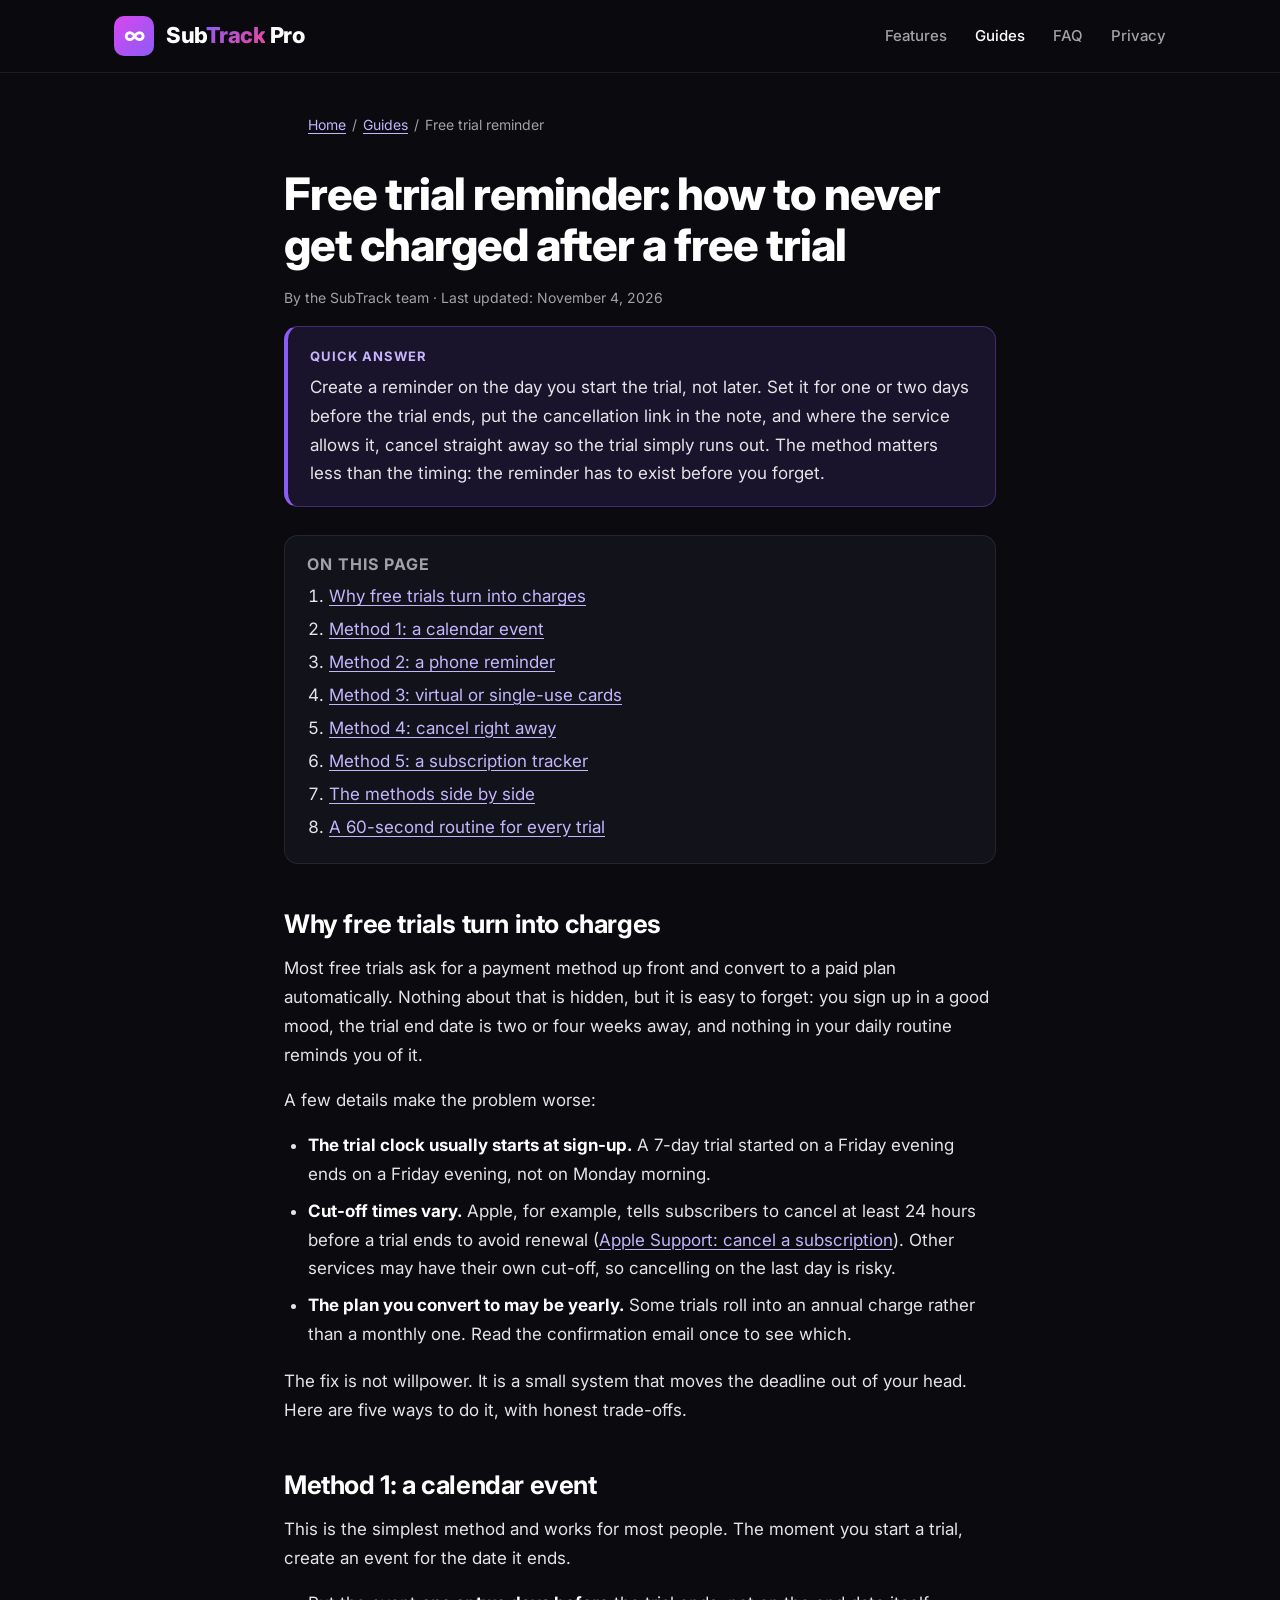
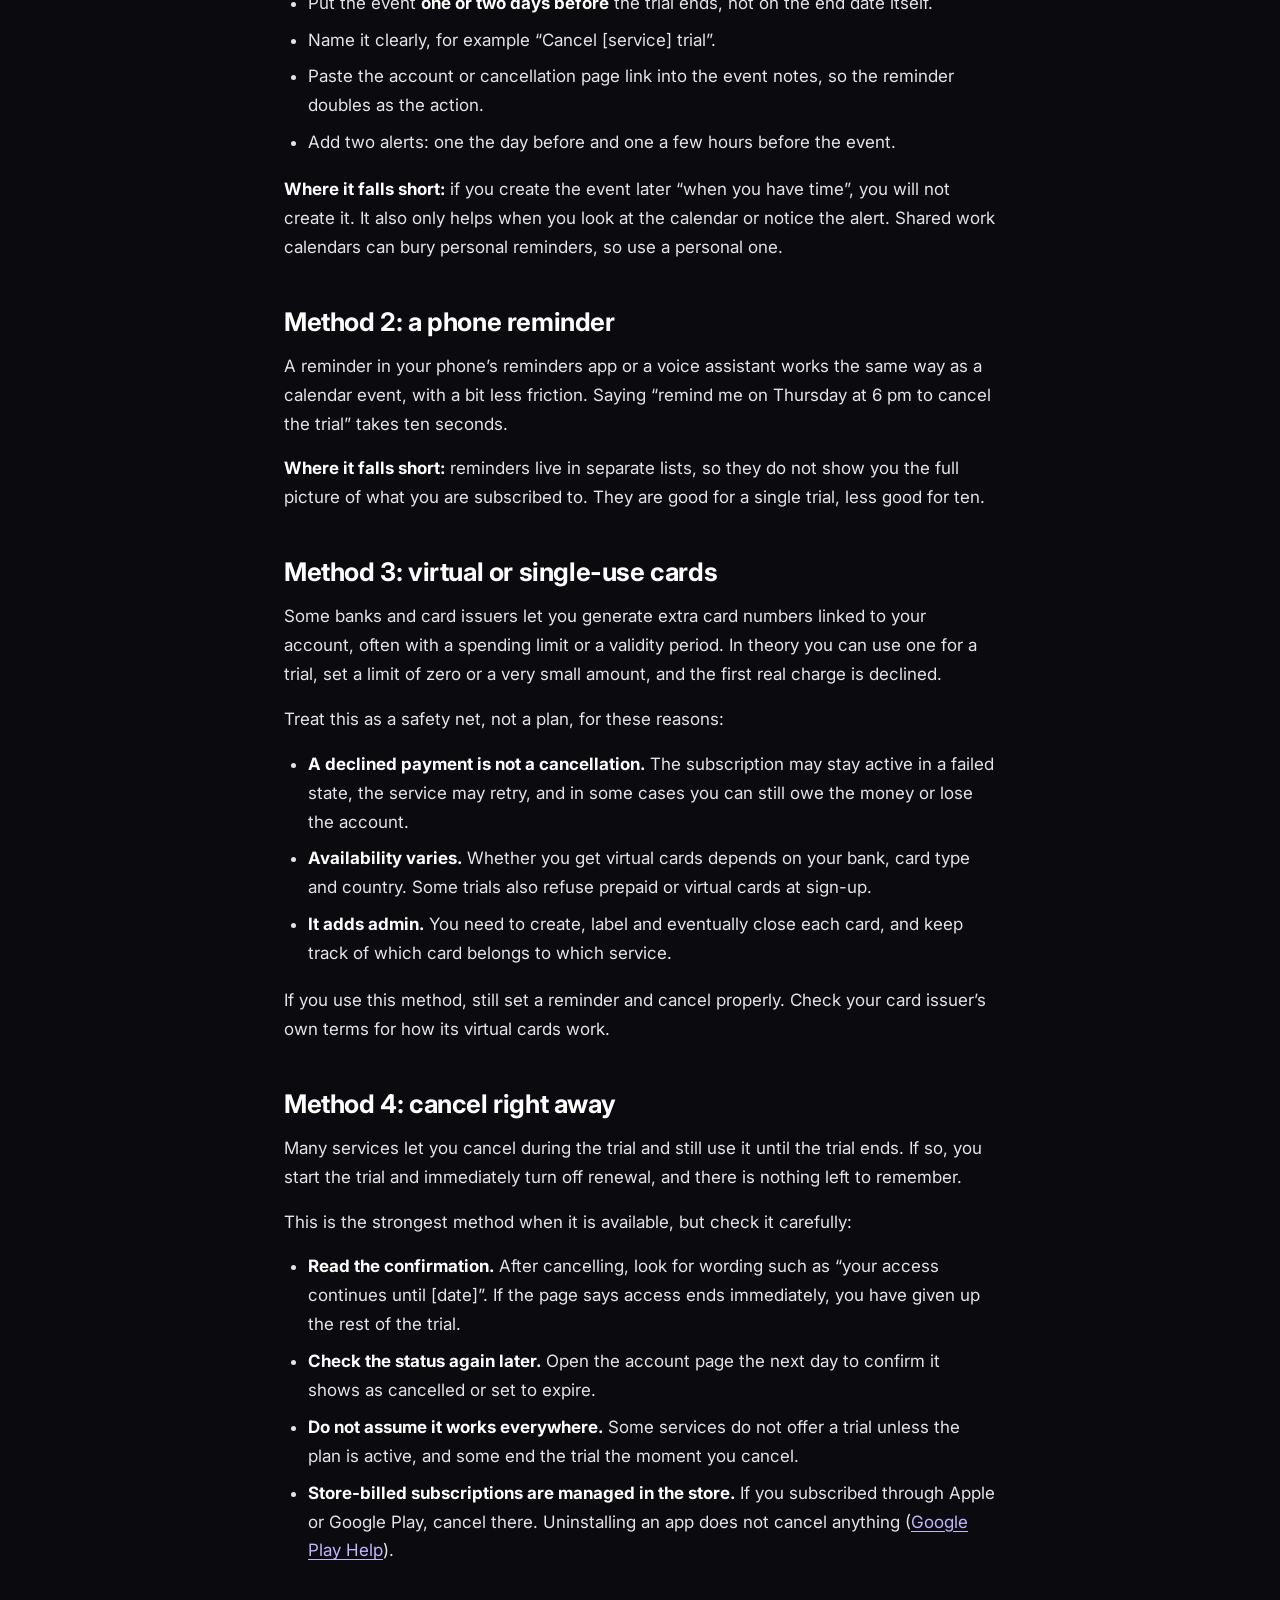
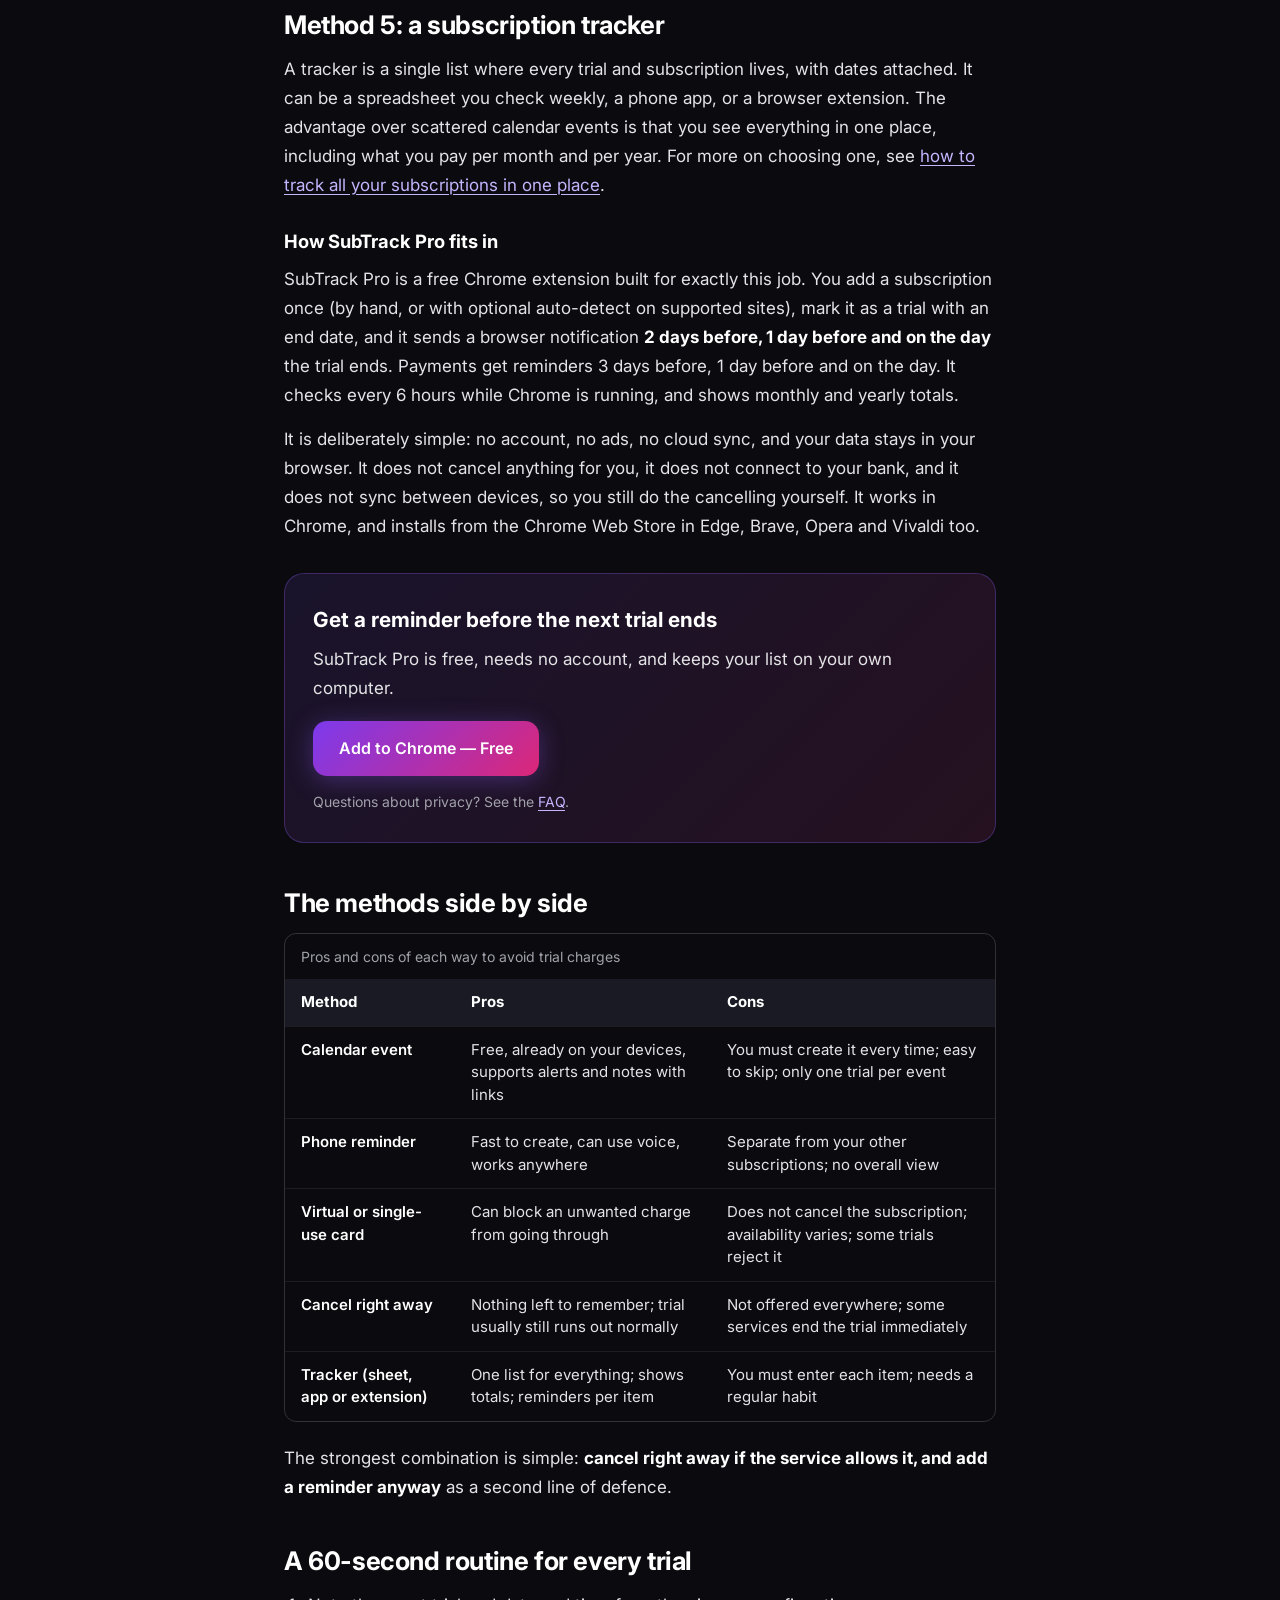
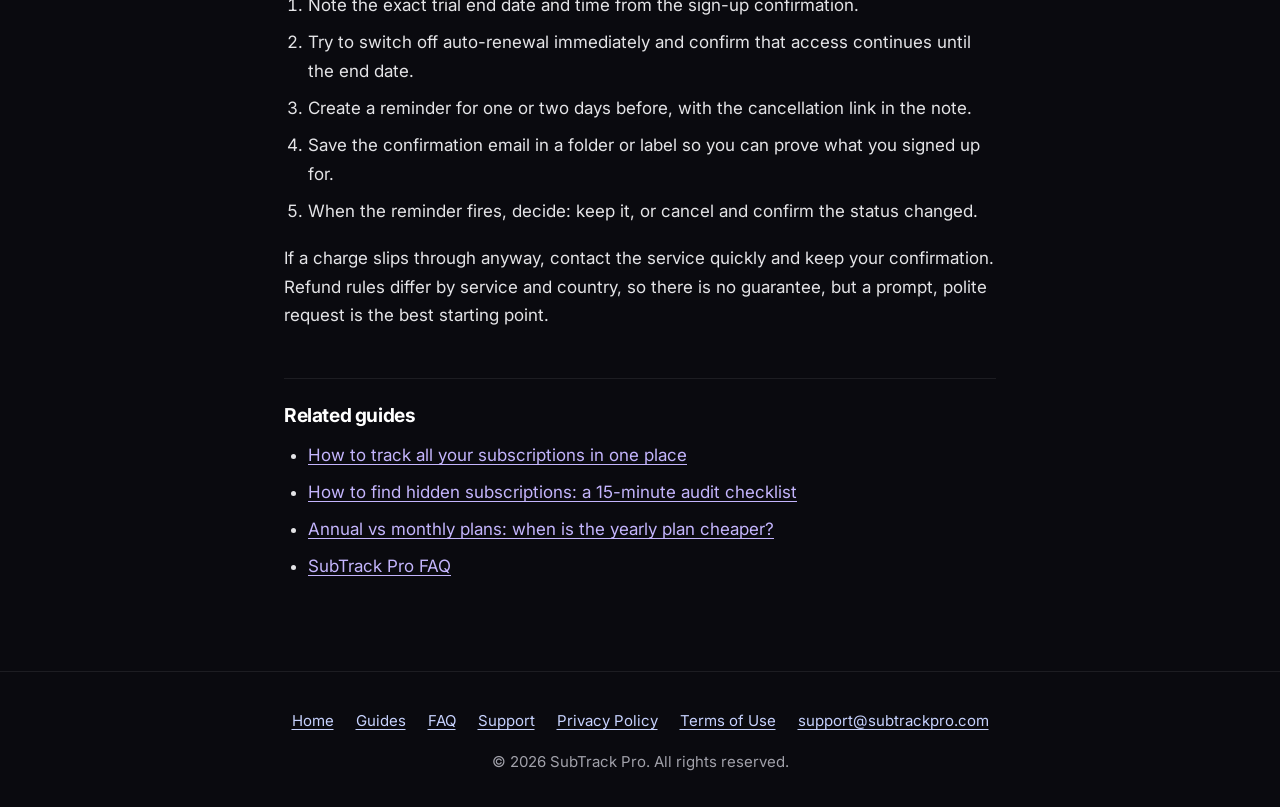
<file: guides/free-trial-reminder.html>
<!DOCTYPE html>
<html lang="en">
<head>
  <meta charset="UTF-8">
  <meta name="viewport" content="width=device-width, initial-scale=1.0">
  <title>Free Trial Reminder: Never Get Charged After a Trial</title>
  <meta name="description" content="Five ways to stop a free trial from turning into a charge: calendar alerts, virtual cards, cancelling early and trackers, compared.">
  <link rel="canonical" href="https://subtrackpro.com/guides/free-trial-reminder.html">
  <meta name="theme-color" content="#0a0a0f">

  <link rel="icon" href="/favicon.ico" sizes="any">
  <link rel="icon" type="image/png" sizes="32x32" href="/favicon-32.png">
  <link rel="apple-touch-icon" href="/apple-touch-icon.png">

  <meta property="og:type" content="article">
  <meta property="og:site_name" content="SubTrack Pro">
  <meta property="og:title" content="Free Trial Reminder: Never Get Charged After a Trial">
  <meta property="og:description" content="Five ways to stop a free trial from turning into a charge: calendar alerts, virtual cards, cancelling early and trackers, compared.">
  <meta property="og:url" content="https://subtrackpro.com/guides/free-trial-reminder.html">
  <meta property="og:image" content="https://subtrackpro.com/og-image.png">
  <meta property="og:image:width" content="1280">
  <meta property="og:image:height" content="800">
  <meta property="og:image:alt" content="SubTrack Pro dashboard listing subscriptions with a monthly total and a trial-ending alert">
  <meta property="og:locale" content="en_US">
  <meta name="twitter:card" content="summary_large_image">
  <meta name="twitter:title" content="Free Trial Reminder: Never Get Charged After a Trial">
  <meta name="twitter:description" content="Five ways to stop a free trial from turning into a charge: calendar alerts, virtual cards, cancelling early and trackers, compared.">
  <meta name="twitter:image" content="https://subtrackpro.com/og-image.png">
  <meta name="twitter:image:alt" content="SubTrack Pro dashboard listing subscriptions with a monthly total and a trial-ending alert">

  <script type="application/ld+json">
  {
    "@context": "https://schema.org",
    "@type": "Article",
    "headline": "Free trial reminder: how to never get charged after a free trial",
    "description": "Five ways to stop a free trial from turning into a charge: calendar alerts, virtual cards, cancelling early and trackers, compared.",
    "datePublished": "2026-11-04",
    "dateModified": "2026-11-04",
    "image": "https://subtrackpro.com/og-image.png",
    "mainEntityOfPage": "https://subtrackpro.com/guides/free-trial-reminder.html",
    "author": { "@type": "Organization", "name": "SubTrack" },
    "publisher": { "@type": "Organization", "name": "SubTrack" }
  }
  </script>
  <script type="application/ld+json">
  {
    "@context": "https://schema.org",
    "@type": "BreadcrumbList",
    "itemListElement": [
      { "@type": "ListItem", "position": 1, "name": "Home", "item": "https://subtrackpro.com/" },
      { "@type": "ListItem", "position": 2, "name": "Guides", "item": "https://subtrackpro.com/guides/" },
      { "@type": "ListItem", "position": 3, "name": "Free trial reminder", "item": "https://subtrackpro.com/guides/free-trial-reminder.html" }
    ]
  }
  </script>

  <link rel="preconnect" href="https://fonts.googleapis.com">
  <link rel="preconnect" href="https://fonts.gstatic.com" crossorigin>
  <link href="https://fonts.googleapis.com/css2?family=Inter:wght@400;500;600;700;800&display=swap" rel="stylesheet">
  <link rel="stylesheet" href="/guides/guides.css">
<script data-goatcounter="https://eugent.goatcounter.com/count" async src="https://gc.zgo.at/count.js"></script>
<link rel="alternate" type="application/rss+xml" title="SubTrack Pro Guides" href="https://subtrackpro.com/guides/feed.xml">
</head>
<body>
  <a class="skip-link" href="#content">Skip to content</a>
  <header class="site-header">
    <div class="wrap">
      <a href="/" class="brand"><span class="brand-icon" aria-hidden="true">∞</span><span class="brand-text">Sub<span>Track</span> Pro</span></a>
      <nav aria-label="Main">
        <a href="/#features">Features</a>
        <a href="/guides/" aria-current="page">Guides</a>
        <a href="/#faq">FAQ</a>
        <a href="/privacy.html">Privacy</a>
      </nav>
    </div>
  </header>

  <main id="content">
    <article class="article">
      <nav class="breadcrumbs" aria-label="Breadcrumb">
        <ol>
          <li><a href="/">Home</a></li>
          <li><a href="/guides/">Guides</a></li>
          <li aria-current="page">Free trial reminder</li>
        </ol>
      </nav>

      <h1>Free trial reminder: how to never get charged after a free trial</h1>
      <p class="byline">By the SubTrack team · Last updated: November 4, 2026</p>

      <div class="quick-answer">
        <span class="label">Quick answer</span>
        <p>Create a reminder on the day you start the trial, not later. Set it for one or two days before the trial ends, put the cancellation link in the note, and where the service allows it, cancel straight away so the trial simply runs out. The method matters less than the timing: the reminder has to exist before you forget.</p>
      </div>

      <nav class="toc" aria-label="Table of contents">
        <h2>On this page</h2>
        <ol>
          <li><a href="#why">Why free trials turn into charges</a></li>
          <li><a href="#calendar">Method 1: a calendar event</a></li>
          <li><a href="#phone">Method 2: a phone reminder</a></li>
          <li><a href="#virtual-cards">Method 3: virtual or single-use cards</a></li>
          <li><a href="#cancel-early">Method 4: cancel right away</a></li>
          <li><a href="#tracker">Method 5: a subscription tracker</a></li>
          <li><a href="#compare">The methods side by side</a></li>
          <li><a href="#routine">A 60-second routine for every trial</a></li>
        </ol>
      </nav>

      <h2 id="why">Why free trials turn into charges</h2>
      <p>Most free trials ask for a payment method up front and convert to a paid plan automatically. Nothing about that is hidden, but it is easy to forget: you sign up in a good mood, the trial end date is two or four weeks away, and nothing in your daily routine reminds you of it.</p>
      <p>A few details make the problem worse:</p>
      <ul>
        <li><strong>The trial clock usually starts at sign-up.</strong> A 7-day trial started on a Friday evening ends on a Friday evening, not on Monday morning.</li>
        <li><strong>Cut-off times vary.</strong> Apple, for example, tells subscribers to cancel at least 24 hours before a trial ends to avoid renewal (<a href="https://support.apple.com/en-us/118428" target="_blank" rel="noopener">Apple Support: cancel a subscription</a>). Other services may have their own cut-off, so cancelling on the last day is risky.</li>
        <li><strong>The plan you convert to may be yearly.</strong> Some trials roll into an annual charge rather than a monthly one. Read the confirmation email once to see which.</li>
      </ul>
      <p>The fix is not willpower. It is a small system that moves the deadline out of your head. Here are five ways to do it, with honest trade-offs.</p>

      <h2 id="calendar">Method 1: a calendar event</h2>
      <p>This is the simplest method and works for most people. The moment you start a trial, create an event for the date it ends.</p>
      <ul>
        <li>Put the event <strong>one or two days before</strong> the trial ends, not on the end date itself.</li>
        <li>Name it clearly, for example &ldquo;Cancel [service] trial&rdquo;.</li>
        <li>Paste the account or cancellation page link into the event notes, so the reminder doubles as the action.</li>
        <li>Add two alerts: one the day before and one a few hours before the event.</li>
      </ul>
      <p><strong>Where it falls short:</strong> if you create the event later &ldquo;when you have time&rdquo;, you will not create it. It also only helps when you look at the calendar or notice the alert. Shared work calendars can bury personal reminders, so use a personal one.</p>

      <h2 id="phone">Method 2: a phone reminder</h2>
      <p>A reminder in your phone&rsquo;s reminders app or a voice assistant works the same way as a calendar event, with a bit less friction. Saying &ldquo;remind me on Thursday at 6 pm to cancel the trial&rdquo; takes ten seconds.</p>
      <p><strong>Where it falls short:</strong> reminders live in separate lists, so they do not show you the full picture of what you are subscribed to. They are good for a single trial, less good for ten.</p>

      <h2 id="virtual-cards">Method 3: virtual or single-use cards</h2>
      <p>Some banks and card issuers let you generate extra card numbers linked to your account, often with a spending limit or a validity period. In theory you can use one for a trial, set a limit of zero or a very small amount, and the first real charge is declined.</p>
      <p>Treat this as a safety net, not a plan, for these reasons:</p>
      <ul>
        <li><strong>A declined payment is not a cancellation.</strong> The subscription may stay active in a failed state, the service may retry, and in some cases you can still owe the money or lose the account.</li>
        <li><strong>Availability varies.</strong> Whether you get virtual cards depends on your bank, card type and country. Some trials also refuse prepaid or virtual cards at sign-up.</li>
        <li><strong>It adds admin.</strong> You need to create, label and eventually close each card, and keep track of which card belongs to which service.</li>
      </ul>
      <p>If you use this method, still set a reminder and cancel properly. Check your card issuer&rsquo;s own terms for how its virtual cards work.</p>

      <h2 id="cancel-early">Method 4: cancel right away</h2>
      <p>Many services let you cancel during the trial and still use it until the trial ends. If so, you start the trial and immediately turn off renewal, and there is nothing left to remember.</p>
      <p>This is the strongest method when it is available, but check it carefully:</p>
      <ul>
        <li><strong>Read the confirmation.</strong> After cancelling, look for wording such as &ldquo;your access continues until [date]&rdquo;. If the page says access ends immediately, you have given up the rest of the trial.</li>
        <li><strong>Check the status again later.</strong> Open the account page the next day to confirm it shows as cancelled or set to expire.</li>
        <li><strong>Do not assume it works everywhere.</strong> Some services do not offer a trial unless the plan is active, and some end the trial the moment you cancel.</li>
        <li><strong>Store-billed subscriptions are managed in the store.</strong> If you subscribed through Apple or Google Play, cancel there. Uninstalling an app does not cancel anything (<a href="https://support.google.com/googleplay/answer/7018481" target="_blank" rel="noopener">Google Play Help</a>).</li>
      </ul>

      <h2 id="tracker">Method 5: a subscription tracker</h2>
      <p>A tracker is a single list where every trial and subscription lives, with dates attached. It can be a spreadsheet you check weekly, a phone app, or a browser extension. The advantage over scattered calendar events is that you see everything in one place, including what you pay per month and per year. For more on choosing one, see <a href="/guides/track-all-subscriptions.html">how to track all your subscriptions in one place</a>.</p>

      <h3>How SubTrack Pro fits in</h3>
      <p>SubTrack Pro is a free Chrome extension built for exactly this job. You add a subscription once (by hand, or with optional auto-detect on supported sites), mark it as a trial with an end date, and it sends a browser notification <strong>2 days before, 1 day before and on the day</strong> the trial ends. Payments get reminders 3 days before, 1 day before and on the day. It checks every 6 hours while Chrome is running, and shows monthly and yearly totals.</p>
      <p>It is deliberately simple: no account, no ads, no cloud sync, and your data stays in your browser. It does not cancel anything for you, it does not connect to your bank, and it does not sync between devices, so you still do the cancelling yourself. It works in Chrome, and installs from the Chrome Web Store in Edge, Brave, Opera and Vivaldi too.</p>

      <div class="cta-box">
        <h3>Get a reminder before the next trial ends</h3>
        <p>SubTrack Pro is free, needs no account, and keeps your list on your own computer.</p>
        <a class="btn" href="https://chromewebstore.google.com/detail/subtrack-pro-subscription/onihigoabcmgbbacpkfanigieakbacjb?utm_source=blog&amp;utm_medium=article&amp;utm_content=free-trial-reminder" data-goatcounter-click="add-to-chrome-blog-free-trial-reminder" data-goatcounter-title="Add to Chrome (blog: free-trial-reminder)" target="_blank" rel="noopener">Add to Chrome — Free</a>
        <p class="fine">Questions about privacy? See the <a href="/#faq">FAQ</a>.</p>
      </div>

      <h2 id="compare">The methods side by side</h2>
      <div class="table-wrap" role="region" aria-label="Comparison of free trial reminder methods" tabindex="0">
        <table>
          <caption>Pros and cons of each way to avoid trial charges</caption>
          <thead>
            <tr><th scope="col">Method</th><th scope="col">Pros</th><th scope="col">Cons</th></tr>
          </thead>
          <tbody>
            <tr><th scope="row">Calendar event</th><td>Free, already on your devices, supports alerts and notes with links</td><td>You must create it every time; easy to skip; only one trial per event</td></tr>
            <tr><th scope="row">Phone reminder</th><td>Fast to create, can use voice, works anywhere</td><td>Separate from your other subscriptions; no overall view</td></tr>
            <tr><th scope="row">Virtual or single-use card</th><td>Can block an unwanted charge from going through</td><td>Does not cancel the subscription; availability varies; some trials reject it</td></tr>
            <tr><th scope="row">Cancel right away</th><td>Nothing left to remember; trial usually still runs out normally</td><td>Not offered everywhere; some services end the trial immediately</td></tr>
            <tr><th scope="row">Tracker (sheet, app or extension)</th><td>One list for everything; shows totals; reminders per item</td><td>You must enter each item; needs a regular habit</td></tr>
          </tbody>
        </table>
      </div>
      <p>The strongest combination is simple: <strong>cancel right away if the service allows it, and add a reminder anyway</strong> as a second line of defence.</p>

      <h2 id="routine">A 60-second routine for every trial</h2>
      <ol>
        <li>Note the exact trial end date and time from the sign-up confirmation.</li>
        <li>Try to switch off auto-renewal immediately and confirm that access continues until the end date.</li>
        <li>Create a reminder for one or two days before, with the cancellation link in the note.</li>
        <li>Save the confirmation email in a folder or label so you can prove what you signed up for.</li>
        <li>When the reminder fires, decide: keep it, or cancel and confirm the status changed.</li>
      </ol>
      <p>If a charge slips through anyway, contact the service quickly and keep your confirmation. Refund rules differ by service and country, so there is no guarantee, but a prompt, polite request is the best starting point.</p>

      <div class="related">
        <h2>Related guides</h2>
        <ul>
          <li><a href="/guides/track-all-subscriptions.html">How to track all your subscriptions in one place</a></li>
          <li><a href="/guides/find-hidden-subscriptions.html">How to find hidden subscriptions: a 15-minute audit checklist</a></li>
          <li><a href="/guides/annual-vs-monthly-subscriptions.html">Annual vs monthly plans: when is the yearly plan cheaper?</a></li>
          <li><a href="/#faq">SubTrack Pro FAQ</a></li>
        </ul>
      </div>
    </article>
  </main>

  <footer class="site-footer">
    <div class="wrap">
      <nav aria-label="Footer">
        <a href="/">Home</a>
        <a href="/guides/">Guides</a>
        <a href="/#faq">FAQ</a>
        <a href="/support.html">Support</a>
        <a href="/privacy.html">Privacy Policy</a>
        <a href="/terms.html">Terms of Use</a>
        <a href="mailto:support@subtrackpro.com">support@subtrackpro.com</a>
      </nav>
      <p>&copy; 2026 SubTrack Pro. All rights reserved.</p>
    </div>
  </footer>
</body>
</html>
</file>
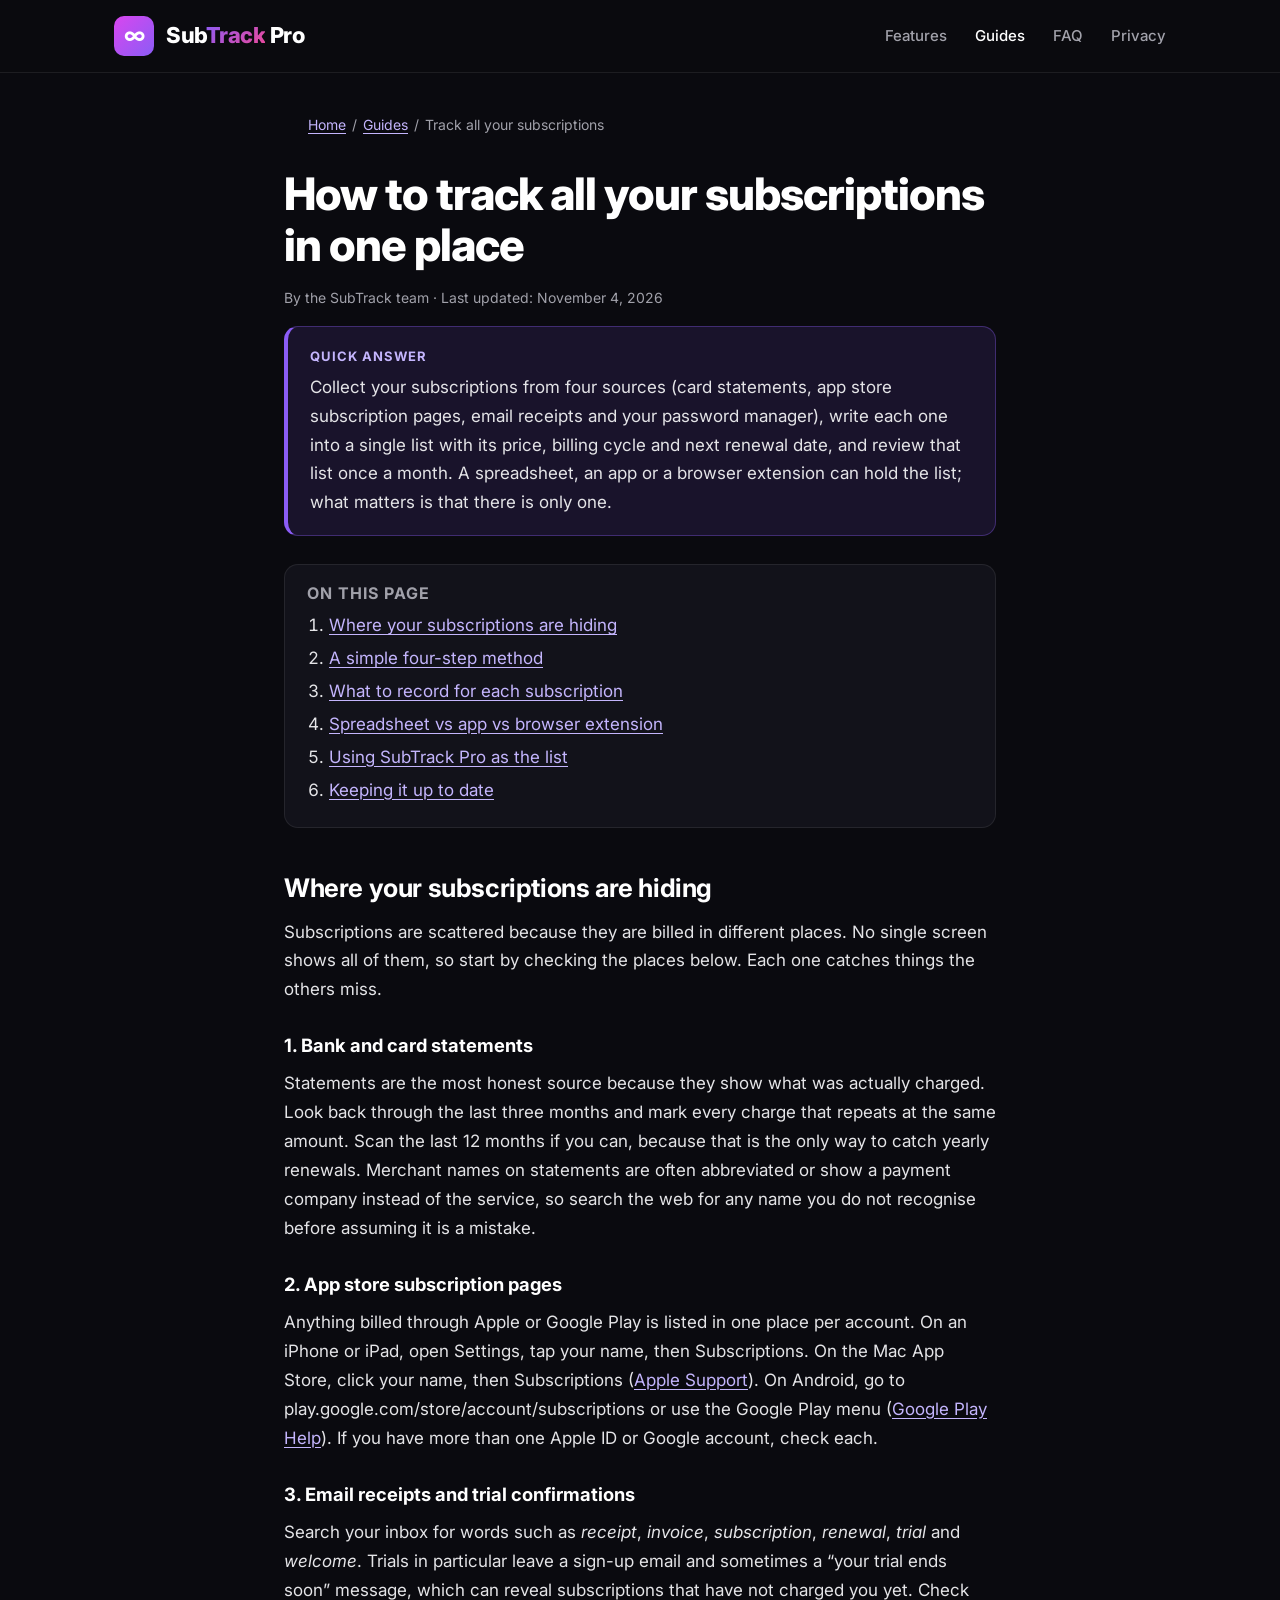
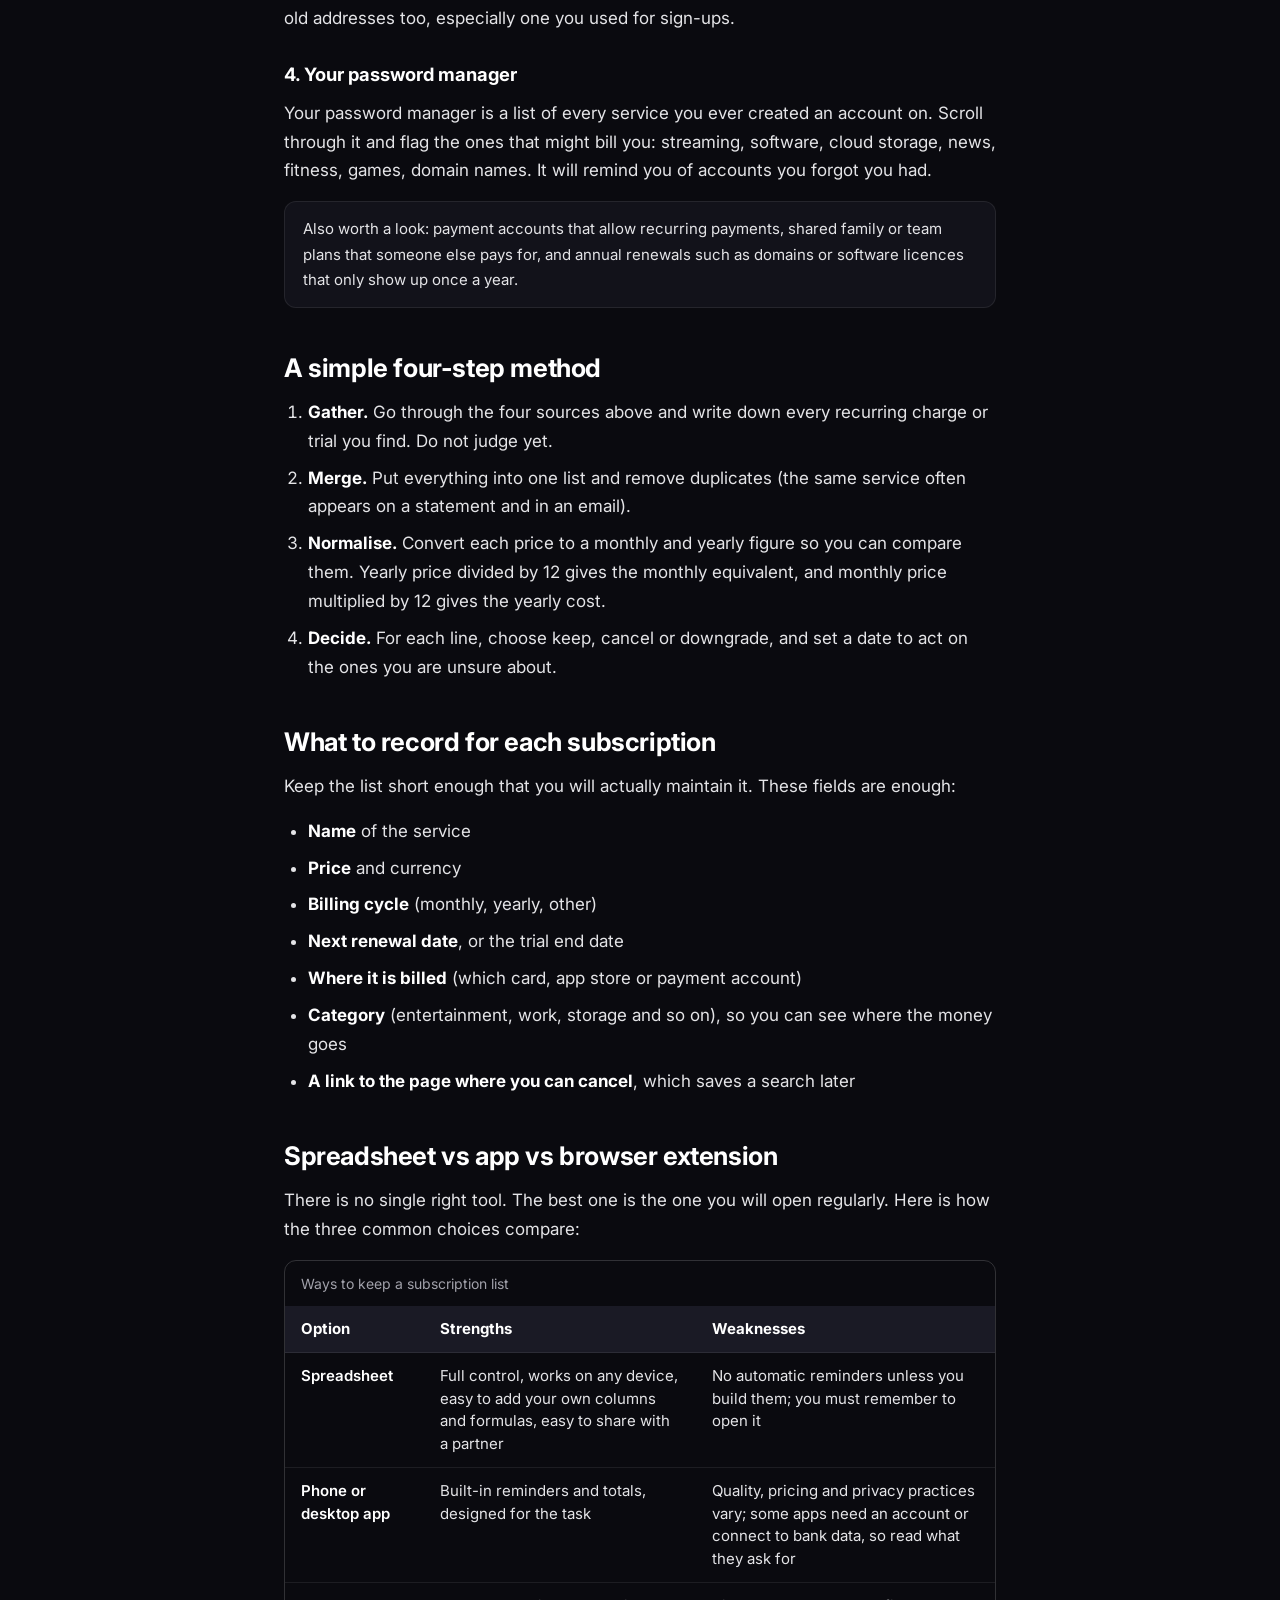
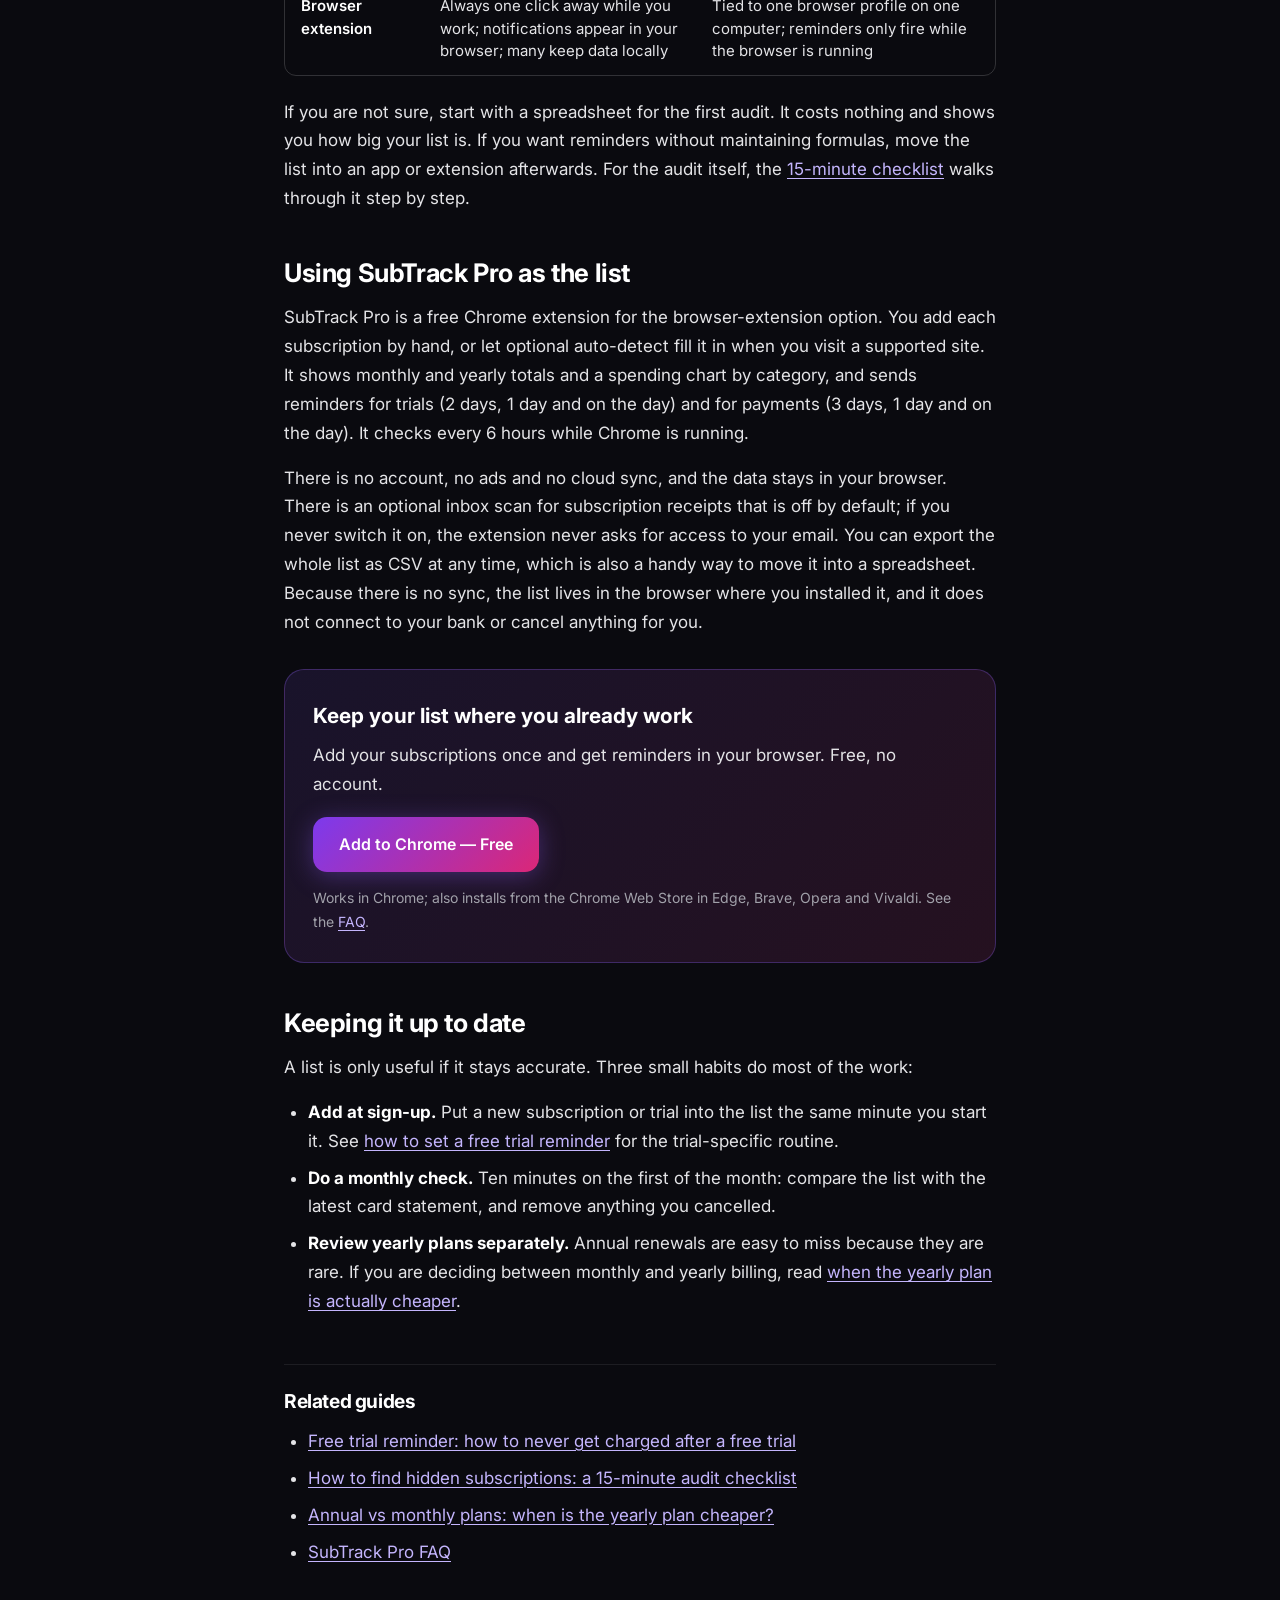
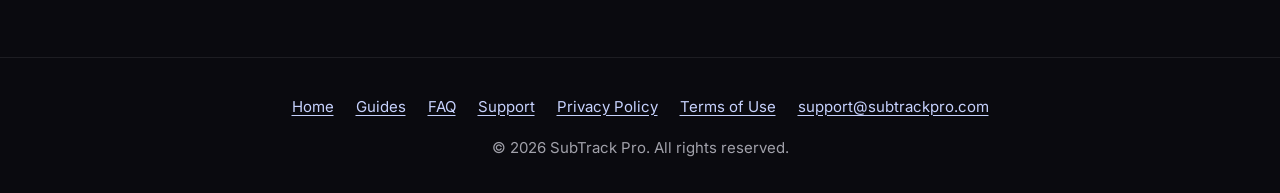
<file: guides/track-all-subscriptions.html>
<!DOCTYPE html>
<html lang="en">
<head>
  <meta charset="UTF-8">
  <meta name="viewport" content="width=device-width, initial-scale=1.0">
  <title>How to Track All Your Subscriptions in One Place</title>
  <meta name="description" content="Find every subscription in your card statements, app stores, email and password manager, then keep them in one simple list you can trust.">
  <link rel="canonical" href="https://subtrackpro.com/guides/track-all-subscriptions.html">
  <meta name="theme-color" content="#0a0a0f">

  <link rel="icon" href="/favicon.ico" sizes="any">
  <link rel="icon" type="image/png" sizes="32x32" href="/favicon-32.png">
  <link rel="apple-touch-icon" href="/apple-touch-icon.png">

  <meta property="og:type" content="article">
  <meta property="og:site_name" content="SubTrack Pro">
  <meta property="og:title" content="How to Track All Your Subscriptions in One Place">
  <meta property="og:description" content="Find every subscription in your card statements, app stores, email and password manager, then keep them in one simple list you can trust.">
  <meta property="og:url" content="https://subtrackpro.com/guides/track-all-subscriptions.html">
  <meta property="og:image" content="https://subtrackpro.com/og-image.png">
  <meta property="og:image:width" content="1280">
  <meta property="og:image:height" content="800">
  <meta property="og:image:alt" content="SubTrack Pro dashboard listing subscriptions with a monthly total and a trial-ending alert">
  <meta property="og:locale" content="en_US">
  <meta name="twitter:card" content="summary_large_image">
  <meta name="twitter:title" content="How to Track All Your Subscriptions in One Place">
  <meta name="twitter:description" content="Find every subscription in your card statements, app stores, email and password manager, then keep them in one simple list you can trust.">
  <meta name="twitter:image" content="https://subtrackpro.com/og-image.png">
  <meta name="twitter:image:alt" content="SubTrack Pro dashboard listing subscriptions with a monthly total and a trial-ending alert">

  <script type="application/ld+json">
  {
    "@context": "https://schema.org",
    "@type": "Article",
    "headline": "How to track all your subscriptions in one place",
    "description": "Find every subscription in your card statements, app stores, email and password manager, then keep them in one simple list you can trust.",
    "datePublished": "2026-11-04",
    "dateModified": "2026-11-04",
    "image": "https://subtrackpro.com/og-image.png",
    "mainEntityOfPage": "https://subtrackpro.com/guides/track-all-subscriptions.html",
    "author": { "@type": "Organization", "name": "SubTrack" },
    "publisher": { "@type": "Organization", "name": "SubTrack" }
  }
  </script>
  <script type="application/ld+json">
  {
    "@context": "https://schema.org",
    "@type": "BreadcrumbList",
    "itemListElement": [
      { "@type": "ListItem", "position": 1, "name": "Home", "item": "https://subtrackpro.com/" },
      { "@type": "ListItem", "position": 2, "name": "Guides", "item": "https://subtrackpro.com/guides/" },
      { "@type": "ListItem", "position": 3, "name": "Track all your subscriptions", "item": "https://subtrackpro.com/guides/track-all-subscriptions.html" }
    ]
  }
  </script>

  <link rel="preconnect" href="https://fonts.googleapis.com">
  <link rel="preconnect" href="https://fonts.gstatic.com" crossorigin>
  <link href="https://fonts.googleapis.com/css2?family=Inter:wght@400;500;600;700;800&display=swap" rel="stylesheet">
  <link rel="stylesheet" href="/guides/guides.css">
<script data-goatcounter="https://eugent.goatcounter.com/count" async src="https://gc.zgo.at/count.js"></script>
<link rel="alternate" type="application/rss+xml" title="SubTrack Pro Guides" href="https://subtrackpro.com/guides/feed.xml">
</head>
<body>
  <a class="skip-link" href="#content">Skip to content</a>
  <header class="site-header">
    <div class="wrap">
      <a href="/" class="brand"><span class="brand-icon" aria-hidden="true">∞</span><span class="brand-text">Sub<span>Track</span> Pro</span></a>
      <nav aria-label="Main">
        <a href="/#features">Features</a>
        <a href="/guides/" aria-current="page">Guides</a>
        <a href="/#faq">FAQ</a>
        <a href="/privacy.html">Privacy</a>
      </nav>
    </div>
  </header>

  <main id="content">
    <article class="article">
      <nav class="breadcrumbs" aria-label="Breadcrumb">
        <ol>
          <li><a href="/">Home</a></li>
          <li><a href="/guides/">Guides</a></li>
          <li aria-current="page">Track all your subscriptions</li>
        </ol>
      </nav>

      <h1>How to track all your subscriptions in one place</h1>
      <p class="byline">By the SubTrack team · Last updated: November 4, 2026</p>

      <div class="quick-answer">
        <span class="label">Quick answer</span>
        <p>Collect your subscriptions from four sources (card statements, app store subscription pages, email receipts and your password manager), write each one into a single list with its price, billing cycle and next renewal date, and review that list once a month. A spreadsheet, an app or a browser extension can hold the list; what matters is that there is only one.</p>
      </div>

      <nav class="toc" aria-label="Table of contents">
        <h2>On this page</h2>
        <ol>
          <li><a href="#where">Where your subscriptions are hiding</a></li>
          <li><a href="#method">A simple four-step method</a></li>
          <li><a href="#what-to-record">What to record for each subscription</a></li>
          <li><a href="#tools">Spreadsheet vs app vs browser extension</a></li>
          <li><a href="#extension">Using SubTrack Pro as the list</a></li>
          <li><a href="#habit">Keeping it up to date</a></li>
        </ol>
      </nav>

      <h2 id="where">Where your subscriptions are hiding</h2>
      <p>Subscriptions are scattered because they are billed in different places. No single screen shows all of them, so start by checking the places below. Each one catches things the others miss.</p>

      <h3>1. Bank and card statements</h3>
      <p>Statements are the most honest source because they show what was actually charged. Look back through the last three months and mark every charge that repeats at the same amount. Scan the last 12 months if you can, because that is the only way to catch yearly renewals. Merchant names on statements are often abbreviated or show a payment company instead of the service, so search the web for any name you do not recognise before assuming it is a mistake.</p>

      <h3>2. App store subscription pages</h3>
      <p>Anything billed through Apple or Google Play is listed in one place per account. On an iPhone or iPad, open Settings, tap your name, then Subscriptions. On the Mac App Store, click your name, then Subscriptions (<a href="https://support.apple.com/en-us/118428" target="_blank" rel="noopener">Apple Support</a>). On Android, go to play.google.com/store/account/subscriptions or use the Google Play menu (<a href="https://support.google.com/googleplay/answer/7018481" target="_blank" rel="noopener">Google Play Help</a>). If you have more than one Apple ID or Google account, check each.</p>

      <h3>3. Email receipts and trial confirmations</h3>
      <p>Search your inbox for words such as <em>receipt</em>, <em>invoice</em>, <em>subscription</em>, <em>renewal</em>, <em>trial</em> and <em>welcome</em>. Trials in particular leave a sign-up email and sometimes a &ldquo;your trial ends soon&rdquo; message, which can reveal subscriptions that have not charged you yet. Check old addresses too, especially one you used for sign-ups.</p>

      <h3>4. Your password manager</h3>
      <p>Your password manager is a list of every service you ever created an account on. Scroll through it and flag the ones that might bill you: streaming, software, cloud storage, news, fitness, games, domain names. It will remind you of accounts you forgot you had.</p>

      <div class="note">Also worth a look: payment accounts that allow recurring payments, shared family or team plans that someone else pays for, and annual renewals such as domains or software licences that only show up once a year.</div>

      <h2 id="method">A simple four-step method</h2>
      <ol>
        <li><strong>Gather.</strong> Go through the four sources above and write down every recurring charge or trial you find. Do not judge yet.</li>
        <li><strong>Merge.</strong> Put everything into one list and remove duplicates (the same service often appears on a statement and in an email).</li>
        <li><strong>Normalise.</strong> Convert each price to a monthly and yearly figure so you can compare them. Yearly price divided by 12 gives the monthly equivalent, and monthly price multiplied by 12 gives the yearly cost.</li>
        <li><strong>Decide.</strong> For each line, choose keep, cancel or downgrade, and set a date to act on the ones you are unsure about.</li>
      </ol>

      <h2 id="what-to-record">What to record for each subscription</h2>
      <p>Keep the list short enough that you will actually maintain it. These fields are enough:</p>
      <ul>
        <li><strong>Name</strong> of the service</li>
        <li><strong>Price</strong> and currency</li>
        <li><strong>Billing cycle</strong> (monthly, yearly, other)</li>
        <li><strong>Next renewal date</strong>, or the trial end date</li>
        <li><strong>Where it is billed</strong> (which card, app store or payment account)</li>
        <li><strong>Category</strong> (entertainment, work, storage and so on), so you can see where the money goes</li>
        <li><strong>A link to the page where you can cancel</strong>, which saves a search later</li>
      </ul>

      <h2 id="tools">Spreadsheet vs app vs browser extension</h2>
      <p>There is no single right tool. The best one is the one you will open regularly. Here is how the three common choices compare:</p>
      <div class="table-wrap" role="region" aria-label="Comparison of spreadsheet, app and browser extension" tabindex="0">
        <table>
          <caption>Ways to keep a subscription list</caption>
          <thead>
            <tr><th scope="col">Option</th><th scope="col">Strengths</th><th scope="col">Weaknesses</th></tr>
          </thead>
          <tbody>
            <tr><th scope="row">Spreadsheet</th><td>Full control, works on any device, easy to add your own columns and formulas, easy to share with a partner</td><td>No automatic reminders unless you build them; you must remember to open it</td></tr>
            <tr><th scope="row">Phone or desktop app</th><td>Built-in reminders and totals, designed for the task</td><td>Quality, pricing and privacy practices vary; some apps need an account or connect to bank data, so read what they ask for</td></tr>
            <tr><th scope="row">Browser extension</th><td>Always one click away while you work; notifications appear in your browser; many keep data locally</td><td>Tied to one browser profile on one computer; reminders only fire while the browser is running</td></tr>
          </tbody>
        </table>
      </div>
      <p>If you are not sure, start with a spreadsheet for the first audit. It costs nothing and shows you how big your list is. If you want reminders without maintaining formulas, move the list into an app or extension afterwards. For the audit itself, the <a href="/guides/find-hidden-subscriptions.html">15-minute checklist</a> walks through it step by step.</p>

      <h2 id="extension">Using SubTrack Pro as the list</h2>
      <p>SubTrack Pro is a free Chrome extension for the browser-extension option. You add each subscription by hand, or let optional auto-detect fill it in when you visit a supported site. It shows monthly and yearly totals and a spending chart by category, and sends reminders for trials (2 days, 1 day and on the day) and for payments (3 days, 1 day and on the day). It checks every 6 hours while Chrome is running.</p>
      <p>There is no account, no ads and no cloud sync, and the data stays in your browser. There is an optional inbox scan for subscription receipts that is off by default; if you never switch it on, the extension never asks for access to your email. You can export the whole list as CSV at any time, which is also a handy way to move it into a spreadsheet. Because there is no sync, the list lives in the browser where you installed it, and it does not connect to your bank or cancel anything for you.</p>

      <div class="cta-box">
        <h3>Keep your list where you already work</h3>
        <p>Add your subscriptions once and get reminders in your browser. Free, no account.</p>
        <a class="btn" href="https://chromewebstore.google.com/detail/subtrack-pro-subscription/onihigoabcmgbbacpkfanigieakbacjb?utm_source=blog&amp;utm_medium=article&amp;utm_content=track-all-subscriptions" data-goatcounter-click="add-to-chrome-blog-track-all-subscriptions" data-goatcounter-title="Add to Chrome (blog: track-all-subscriptions)" target="_blank" rel="noopener">Add to Chrome — Free</a>
        <p class="fine">Works in Chrome; also installs from the Chrome Web Store in Edge, Brave, Opera and Vivaldi. See the <a href="/#faq">FAQ</a>.</p>
      </div>

      <h2 id="habit">Keeping it up to date</h2>
      <p>A list is only useful if it stays accurate. Three small habits do most of the work:</p>
      <ul>
        <li><strong>Add at sign-up.</strong> Put a new subscription or trial into the list the same minute you start it. See <a href="/guides/free-trial-reminder.html">how to set a free trial reminder</a> for the trial-specific routine.</li>
        <li><strong>Do a monthly check.</strong> Ten minutes on the first of the month: compare the list with the latest card statement, and remove anything you cancelled.</li>
        <li><strong>Review yearly plans separately.</strong> Annual renewals are easy to miss because they are rare. If you are deciding between monthly and yearly billing, read <a href="/guides/annual-vs-monthly-subscriptions.html">when the yearly plan is actually cheaper</a>.</li>
      </ul>

      <div class="related">
        <h2>Related guides</h2>
        <ul>
          <li><a href="/guides/free-trial-reminder.html">Free trial reminder: how to never get charged after a free trial</a></li>
          <li><a href="/guides/find-hidden-subscriptions.html">How to find hidden subscriptions: a 15-minute audit checklist</a></li>
          <li><a href="/guides/annual-vs-monthly-subscriptions.html">Annual vs monthly plans: when is the yearly plan cheaper?</a></li>
          <li><a href="/#faq">SubTrack Pro FAQ</a></li>
        </ul>
      </div>
    </article>
  </main>

  <footer class="site-footer">
    <div class="wrap">
      <nav aria-label="Footer">
        <a href="/">Home</a>
        <a href="/guides/">Guides</a>
        <a href="/#faq">FAQ</a>
        <a href="/support.html">Support</a>
        <a href="/privacy.html">Privacy Policy</a>
        <a href="/terms.html">Terms of Use</a>
        <a href="mailto:support@subtrackpro.com">support@subtrackpro.com</a>
      </nav>
      <p>&copy; 2026 SubTrack Pro. All rights reserved.</p>
    </div>
  </footer>
</body>
</html>
</file>
<file: guides/guides.css>
/* Shared styles for /guides/* and /bye.html. Same palette and font as the landing page. */
* { margin: 0; padding: 0; box-sizing: border-box; }
:root {
  --primary: #8b5cf6;
  --pink: #ec4899;
  --green: #22c55e;
  --bg: #0a0a0f;
  --bg-card: #12121a;
  --bg-card-hover: #1a1a25;
  --text: #ffffff;
  --body: #e4e4e7;
  --text-muted: #a1a1aa;
  --link: #c4b5fd;
  --border: rgba(255,255,255,0.08);
  --border-strong: rgba(255,255,255,0.16);
}
html { scroll-behavior: smooth; }
body {
  font-family: 'Inter', -apple-system, BlinkMacSystemFont, 'Segoe UI', Roboto, sans-serif;
  background: var(--bg);
  color: var(--body);
  line-height: 1.7;
  font-size: 17px;
  min-height: 100vh;
  display: flex;
  flex-direction: column;
}
main { flex: 1 0 auto; }
.wrap { max-width: 1100px; margin: 0 auto; padding: 0 24px; }

/* Header */
.site-header {
  background: rgba(10,10,15,0.9);
  border-bottom: 1px solid var(--border);
  padding: 16px 0;
}
.site-header .wrap { display: flex; justify-content: space-between; align-items: center; gap: 16px; flex-wrap: wrap; }
.brand { display: inline-flex; align-items: center; gap: 12px; text-decoration: none; color: var(--text); }
.brand-icon {
  width: 40px; height: 40px; border-radius: 10px;
  background: linear-gradient(135deg, #d946ef, #8b5cf6);
  display: flex; align-items: center; justify-content: center;
  font-size: 22px; font-weight: 700; color: #fff;
}
.brand-text { font-size: 22px; font-weight: 800; letter-spacing: -0.5px; }
.brand-text span { background: linear-gradient(135deg, var(--primary), var(--pink)); -webkit-background-clip: text; background-clip: text; -webkit-text-fill-color: transparent; }
.site-header nav { display: flex; flex-wrap: wrap; gap: 8px 28px; align-items: center; }
.site-header nav a { color: var(--text-muted); text-decoration: none; font-size: 15px; font-weight: 500; }
.site-header nav a:hover, .site-header nav a[aria-current="page"] { color: var(--text); }

/* Links and focus */
a { color: var(--link); text-underline-offset: 3px; }
a:hover { color: #ddd6fe; }
a:focus-visible, button:focus-visible, summary:focus-visible, [tabindex]:focus-visible {
  outline: 3px solid #c4b5fd;
  outline-offset: 3px;
  border-radius: 6px;
}
.skip-link {
  position: absolute; left: 16px; top: -100px; z-index: 2000;
  background: #ffffff; color: #0a0a0f; padding: 12px 20px; border-radius: 10px;
  font-weight: 600; text-decoration: none;
}
.skip-link:focus { top: 16px; }

/* Article */
.article { max-width: 760px; margin: 0 auto; padding: 40px 24px 72px; }
.breadcrumbs { font-size: 14px; color: var(--text-muted); margin-bottom: 24px; }
.breadcrumbs ol { list-style: none; display: flex; flex-wrap: wrap; gap: 6px; padding: 0; margin: 0; }
.breadcrumbs li + li::before { content: "/"; margin-right: 6px; color: var(--text-muted); }
.article h1 {
  font-size: clamp(2rem, 5vw, 2.8rem);
  line-height: 1.15; letter-spacing: -1px; font-weight: 800;
  color: var(--text);
  margin-bottom: 14px;
}
.byline { color: var(--text-muted); font-size: 14px; margin-bottom: 28px; }
.article h2 {
  font-size: 1.6rem; line-height: 1.25; font-weight: 700; color: var(--text);
  margin: 44px 0 14px; letter-spacing: -0.4px;
  scroll-margin-top: 20px;
}
.article h3 { font-size: 1.15rem; font-weight: 700; color: var(--text); margin: 26px 0 8px; }
.article p { margin-bottom: 16px; }
.article ul, .article ol { margin: 0 0 18px; padding-left: 24px; }
.article li { margin-bottom: 8px; }
.article strong { color: var(--text); }
.article code { font-size: 0.9em; background: rgba(255,255,255,0.08); padding: 2px 6px; border-radius: 6px; }

.quick-answer {
  background: rgba(139,92,246,0.12);
  border: 1px solid rgba(139,92,246,0.35);
  border-left: 4px solid var(--primary);
  border-radius: 14px;
  padding: 18px 22px;
  margin: 0 0 28px;
}
.quick-answer p { margin: 0; }
.quick-answer .label { display: block; font-size: 13px; font-weight: 700; letter-spacing: 1px; text-transform: uppercase; color: var(--link); margin-bottom: 6px; }

.toc {
  background: var(--bg-card);
  border: 1px solid var(--border);
  border-radius: 14px;
  padding: 18px 22px;
  margin: 0 0 12px;
}
.toc h2 { font-size: 1rem; margin: 0 0 8px; padding: 0; border: 0; text-transform: uppercase; letter-spacing: 1px; color: var(--text-muted); }
.toc ol { margin: 0; padding-left: 22px; }
.toc li { margin-bottom: 4px; }

.table-wrap { overflow-x: auto; margin: 0 0 22px; border: 1px solid var(--border-strong); border-radius: 12px; }
table { border-collapse: collapse; width: 100%; min-width: 560px; font-size: 15px; line-height: 1.5; }
caption { text-align: left; padding: 12px 16px; color: var(--text-muted); font-size: 14px; }
th, td { text-align: left; vertical-align: top; padding: 12px 16px; border-top: 1px solid var(--border); }
thead th { background: var(--bg-card-hover); color: var(--text); border-top: 0; }
tbody th { color: var(--text); font-weight: 600; }

.checklist { list-style: none; padding-left: 0 !important; }
.checklist li { position: relative; padding-left: 34px; margin-bottom: 12px; }
.checklist li::before {
  content: ""; position: absolute; left: 0; top: 5px;
  width: 20px; height: 20px; border: 2px solid var(--primary); border-radius: 5px;
}
.step-time { display: inline-block; font-size: 13px; font-weight: 600; color: #0a0a0f; background: #c4b5fd; border-radius: 100px; padding: 2px 10px; margin-left: 8px; vertical-align: middle; }

.note {
  background: var(--bg-card);
  border: 1px solid var(--border);
  border-radius: 12px;
  padding: 14px 18px;
  margin: 0 0 20px;
  font-size: 15px;
  color: var(--body);
}
.formula {
  background: var(--bg-card);
  border: 1px solid var(--border-strong);
  border-radius: 12px;
  padding: 14px 18px;
  margin: 0 0 18px;
  font-weight: 600;
  color: var(--text);
  overflow-x: auto;
}

.cta-box {
  background: linear-gradient(135deg, rgba(139,92,246,0.12), rgba(236,72,153,0.12));
  border: 1px solid rgba(139,92,246,0.3);
  border-radius: 20px;
  padding: 28px;
  margin: 32px 0;
}
.cta-box h3 { margin: 0 0 8px; font-size: 1.3rem; }
.cta-box p { margin-bottom: 18px; }
.cta-box .fine { margin: 14px 0 0; font-size: 14px; color: var(--text-muted); }
.btn {
  display: inline-flex; align-items: center; gap: 10px;
  padding: 14px 26px; border-radius: 14px; font-weight: 600; font-size: 16px;
  text-decoration: none; cursor: pointer; border: 0;
  background: linear-gradient(135deg, #7c3aed, #db2777);
  color: #ffffff;
  box-shadow: 0 4px 24px rgba(139,92,246,0.35);
}
.btn:hover { color: #ffffff; transform: translateY(-2px); box-shadow: 0 8px 32px rgba(139,92,246,0.5); }
.btn-secondary { background: var(--bg-card-hover); border: 1px solid var(--border-strong); box-shadow: none; }

.related { margin-top: 48px; padding-top: 24px; border-top: 1px solid var(--border); }
.related h2 { margin-top: 0; font-size: 1.2rem; }

/* Hub cards */
.hub { max-width: 900px; margin: 0 auto; padding: 48px 24px 72px; }
.hub h1 { font-size: clamp(2rem, 5vw, 2.8rem); font-weight: 800; letter-spacing: -1px; color: var(--text); line-height: 1.15; margin-bottom: 12px; }
.hub .lead { color: var(--text-muted); font-size: 19px; margin-bottom: 36px; max-width: 620px; }
.cards { display: grid; grid-template-columns: repeat(2, 1fr); gap: 20px; list-style: none; padding: 0; }
.card {
  background: var(--bg-card);
  border: 1px solid var(--border);
  border-radius: 20px;
  padding: 26px;
  height: 100%;
  display: flex; flex-direction: column;
}
.card:hover { border-color: rgba(139,92,246,0.4); background: var(--bg-card-hover); }
.card h2 { font-size: 1.25rem; line-height: 1.3; margin-bottom: 10px; color: var(--text); }
.card h2 a { color: var(--text); text-decoration: none; }
.card h2 a::after { content: ""; position: absolute; inset: 0; }
.card { position: relative; }
.card p { color: var(--text-muted); font-size: 15.5px; margin-bottom: 14px; }
.card .more { margin-top: auto; font-weight: 600; font-size: 15px; color: var(--link); }

/* Bye page */
.bye { max-width: 640px; margin: 0 auto; padding: 56px 24px 72px; text-align: center; }
.bye h1 { font-size: clamp(2rem, 6vw, 2.8rem); font-weight: 800; letter-spacing: -1px; color: var(--text); margin-bottom: 14px; }
.bye .lead { color: var(--text-muted); font-size: 18px; margin-bottom: 28px; }
.reasons { display: grid; gap: 12px; list-style: none; padding: 0; margin: 0 0 24px; }
.reason {
  width: 100%;
  background: var(--bg-card);
  color: var(--text);
  border: 1px solid var(--border-strong);
  border-radius: 14px;
  padding: 16px 20px;
  font: inherit; font-weight: 600; font-size: 16px;
  cursor: pointer; text-align: center;
}
.reason:hover:not(:disabled) { background: var(--bg-card-hover); border-color: var(--primary); }
.reason:disabled { cursor: default; opacity: 0.6; }
.reason[aria-pressed="true"] { border-color: var(--primary); background: rgba(139,92,246,0.2); opacity: 1; }
.thanks { min-height: 1.7em; font-weight: 600; color: #86efac; margin-bottom: 20px; }
.more-link { color: var(--text-muted); font-size: 15px; }

/* Footer */
.site-footer { border-top: 1px solid var(--border); padding: 36px 0 32px; text-align: center; color: var(--text-muted); font-size: 15px; }
.site-footer nav { display: flex; flex-wrap: wrap; justify-content: center; gap: 8px 22px; margin-bottom: 16px; }
.site-footer nav a { color: #c7d2fe; }

@media (max-width: 700px) {
  body { font-size: 16.5px; }
  .article { padding: 28px 18px 56px; }
  .article h2 { font-size: 1.4rem; margin-top: 36px; }
  .cards { grid-template-columns: 1fr; }
  .cta-box { padding: 22px; }
  .wrap { padding: 0 18px; }
}
@media (prefers-reduced-motion: reduce) {
  html { scroll-behavior: auto; }
  *, *::before, *::after { transition: none !important; animation: none !important; }
}
</file>
